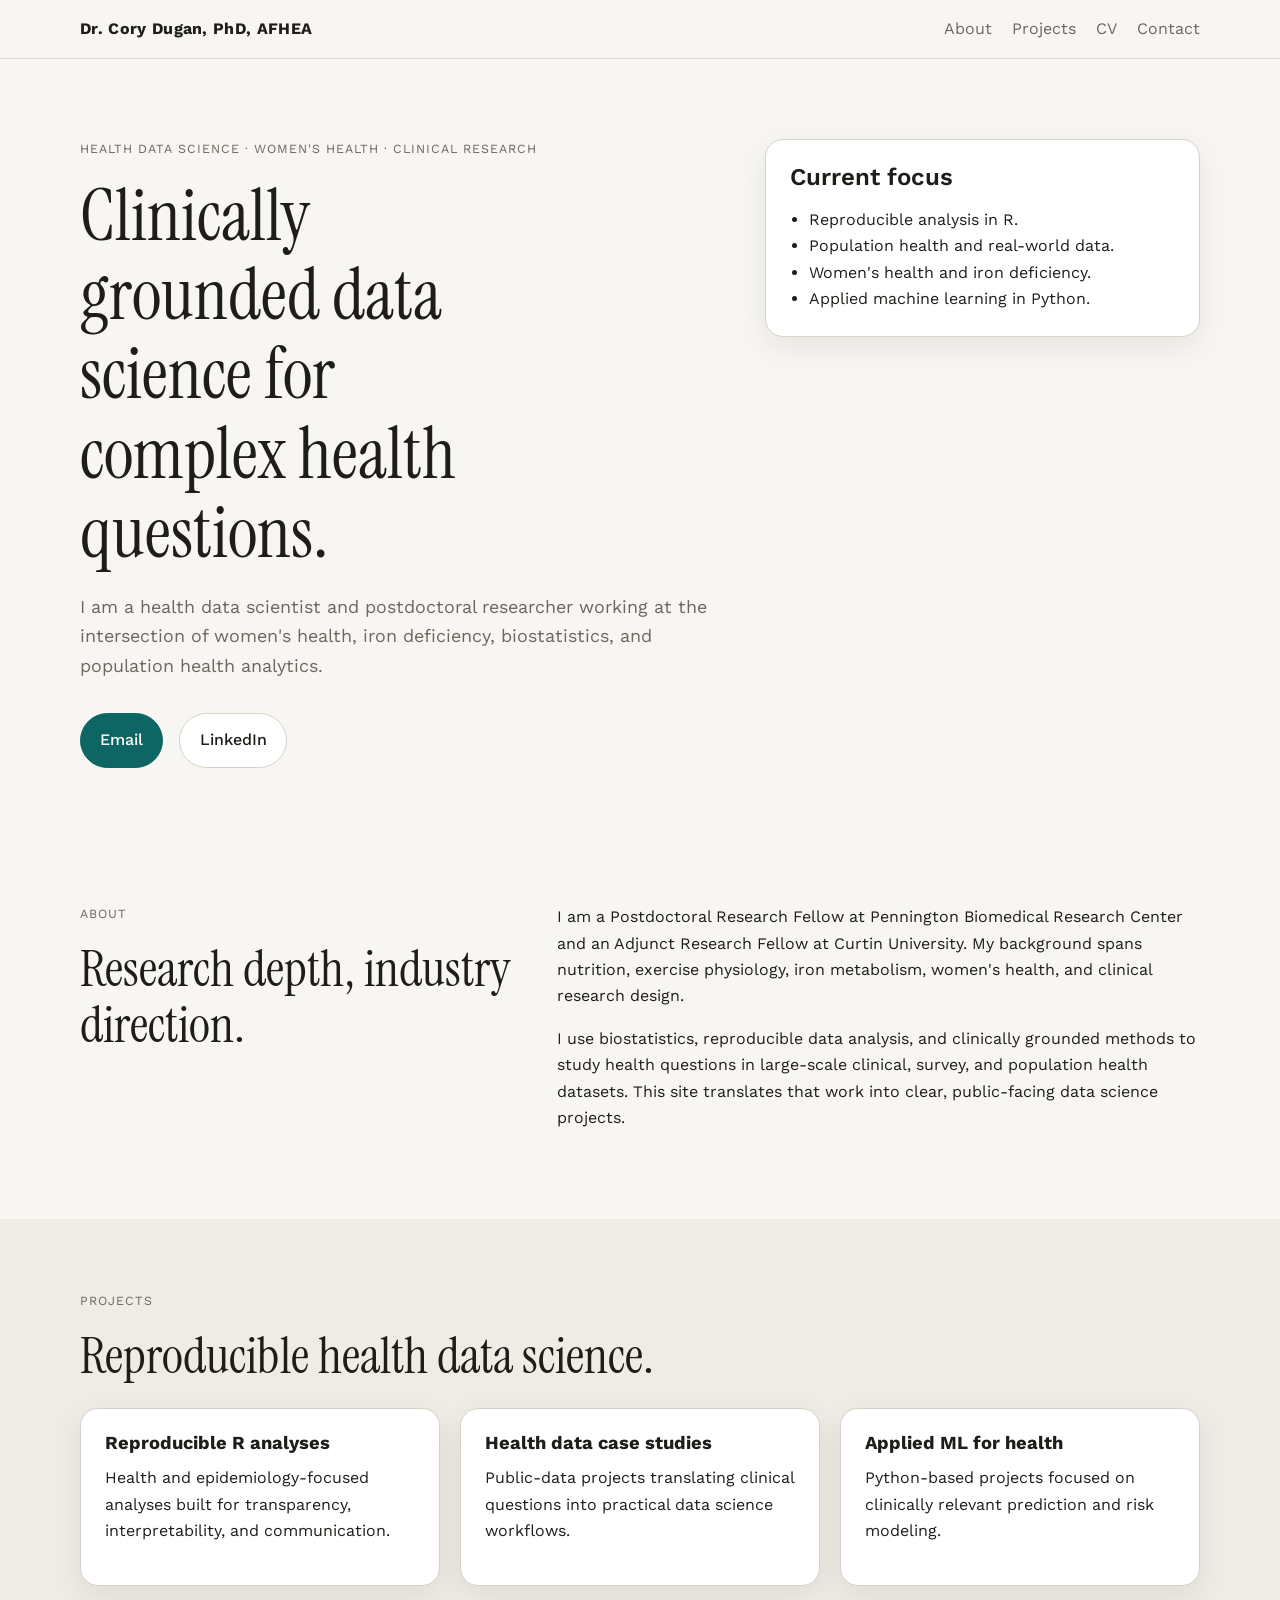
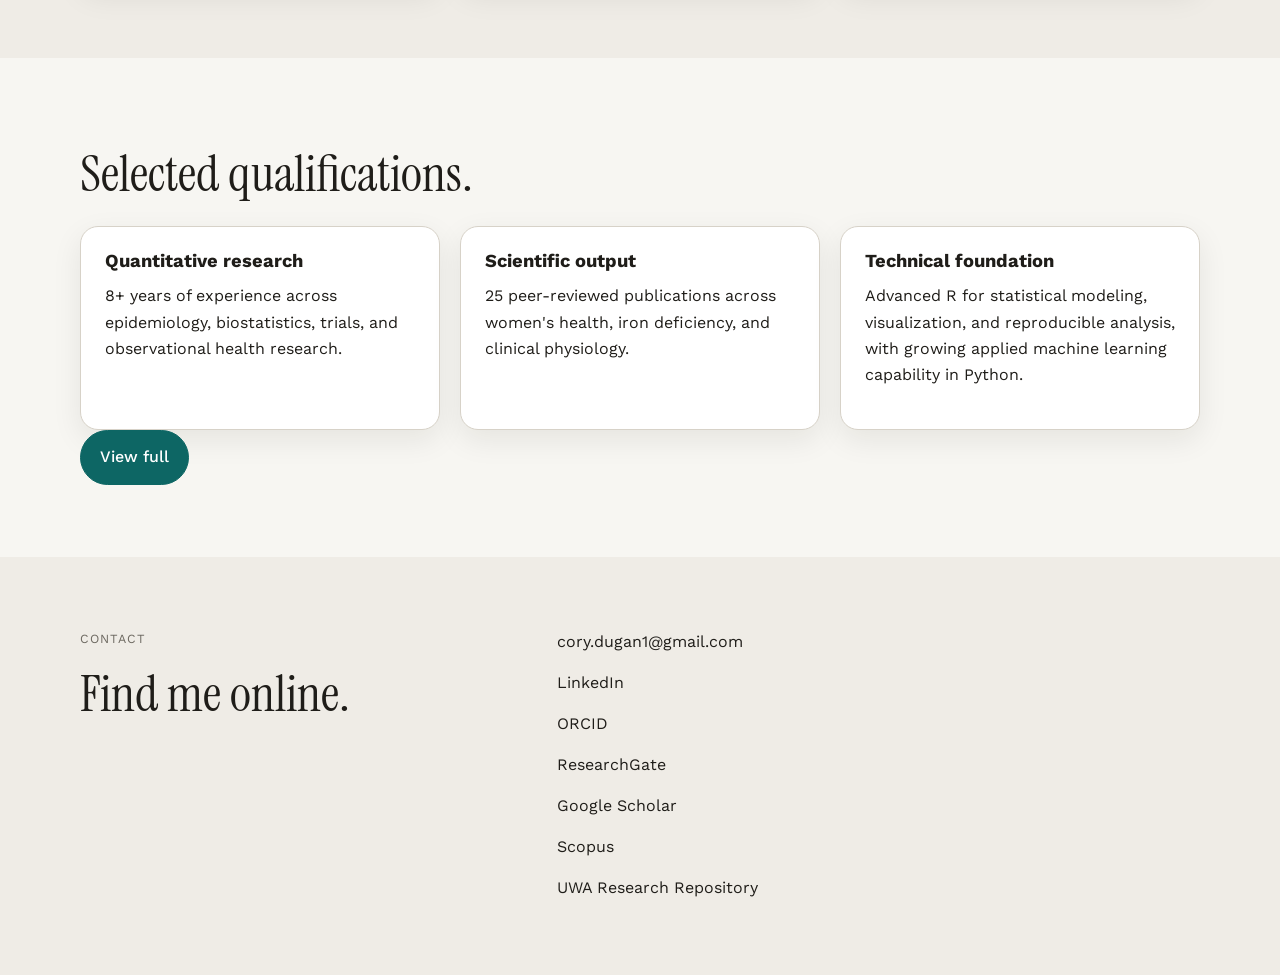
<file: index.html>
<!DOCTYPE html>
<html lang="en">
<head>
  <meta charset="UTF-8" />
  <meta name="viewport" content="width=device-width, initial-scale=1.0" />
  <title>Dr. Cory Dugan, PhD, AFHEA | Health Data Scientist</title>
  <meta
    name="description"
    content="Dr. Cory Dugan, PhD, AFHEA — health data scientist and postdoctoral researcher working across women's health, iron deficiency, clinical research, and population health analytics."
  />
  <link rel="preconnect" href="https://fonts.googleapis.com" />
  <link rel="preconnect" href="https://fonts.gstatic.com" crossorigin />
  <link
    href="https://fonts.googleapis.com/css2?family=Instrument+Serif:ital@0;1&family=Work+Sans:wght@400;500;600;700&display=swap"
    rel="stylesheet"
  />
  <link rel="stylesheet" href="assets/css/style.css" />
</head>
<body>
  <a class="skip-link" href="#main">Skip to content</a>

  <header class="site-header">
    <div class="container nav-wrap">
      <div class="brand">Dr. Cory Dugan, PhD, AFHEA</div>
      <nav class="nav" aria-label="Primary">
        <a href="#about">About</a>
        <a href="#projects">Projects</a>
        <a href="assets/docs/CV.pdf" target="_blank">CV</a>
        <a href="#contact">Contact</a>
      </nav>
    </div>
  </header>

  <main id="main">
    <section class="hero">
      <div class="container hero-grid">
        <div>
          <p class="eyebrow">Health data science · Women's health · Clinical research</p>
          <h1>Clinically grounded data science for complex health questions.</h1>
          <p class="lead">
            I am a health data scientist and postdoctoral researcher working at the intersection of
            women's health, iron deficiency, biostatistics, and population health analytics.
          </p>
          <div class="hero-links">
            <a class="button button-primary" href="mailto:cory.dugan1@gmail.com">Email</a>
            <a class="button button-secondary" href="https://www.linkedin.com/in/cory-dugan-453673179" target="_blank" rel="noopener noreferrer">LinkedIn</a>
          </div>
        </div>

        <aside class="hero-card" aria-label="Profile summary">
          <h2>Current focus</h2>
          <ul>
            <li>Reproducible analysis in R.</li>
            <li>Population health and real-world data.</li>
            <li>Women's health and iron deficiency.</li>
            <li>Applied machine learning in Python.</li>
          </ul>
        </aside>
      </div>
    </section>

    <section id="about" class="section">
      <div class="container two-column">
        <div>
          <p class="section-label">About</p>
          <h2>Research depth, industry direction.</h2>
        </div>
        <div>
          <p>
            I am a Postdoctoral Research Fellow at Pennington Biomedical Research Center and an Adjunct Research Fellow at Curtin University. My background spans nutrition, exercise physiology, iron metabolism, women's health, and clinical research design.
          </p>
          <p>
            I use biostatistics, reproducible data analysis, and clinically grounded methods to study health questions in large-scale clinical, survey, and population health datasets. This site translates that work into clear, public-facing data science projects.
          </p>
        </div>
      </div>
    </section>

    <section id="projects" class="section section-alt">
      <div class="container">
        <p class="section-label">Projects</p>
        <h2>Reproducible health data science.</h2>
        <div class="cards">
          <article class="card">
            <h3>Reproducible R analyses</h3>
            <p>Health and epidemiology-focused analyses built for transparency, interpretability, and communication.</p>
          </article>
          <article class="card">
            <h3>Health data case studies</h3>
            <p>Public-data projects translating clinical questions into practical data science workflows.</p>
          </article>
          <article class="card">
            <h3>Applied ML for health</h3>
            <p>Python-based projects focused on clinically relevant prediction and risk modeling.</p>
          </article>
        </div>
      </div>
    </section>

    <section id="" class="section">
      <div class="container">
        <p class="section-label"></p>
        <h2>Selected qualifications.</h2>
        <div class="cards">
          <article class="card">
            <h3>Quantitative research</h3>
            <p>8+ years of experience across epidemiology, biostatistics, trials, and observational health research.</p>
          </article>
          <article class="card">
            <h3>Scientific output</h3>
            <p>25 peer-reviewed publications across women's health, iron deficiency, and clinical physiology.</p>
          </article>
          <article class="card">
            <h3>Technical foundation</h3>
            <p>Advanced R for statistical modeling, visualization, and reproducible analysis, with growing applied machine learning capability in Python.</p>
          </article>
        </div>

        <div class="-actions">
          <a class="button button-primary" href=".pdf" target="_blank" rel="noopener noreferrer">View full </a>
        </div>
      </div>
    </section>

    <section id="contact" class="section section-alt">
      <div class="container two-column">
        <div>
          <p class="section-label">Contact</p>
          <h2>Find me online.</h2>
        </div>
        <div class="contact-list">
          <a href="mailto:cory.dugan1@gmail.com">cory.dugan1@gmail.com</a>
          <a href="https://www.linkedin.com/in/cory-dugan-453673179" target="_blank" rel="noopener noreferrer">LinkedIn</a>
          <a href="https://orcid.org/0000-0001-5546-3465" target="_blank" rel="noopener noreferrer">ORCID</a>
          <a href="https://www.researchgate.net/profile/Cory-Dugan" target="_blank" rel="noopener noreferrer">ResearchGate</a>
          <a href="https://scholar.google.com/citations?user=p0WPZ_sAAAAJ&hl=en" target="_blank" rel="noopener noreferrer">Google Scholar</a>
          <a href="https://www.scopus.com/authid/detail.uri?authorId=57222295922" target="_blank" rel="noopener noreferrer">Scopus</a>
          <a href="https://research-repository.uwa.edu.au/en/persons/cory-dugan" target="_blank" rel="noopener noreferrer">UWA Research Repository</a>
        </div>
      </div>
    </section>
  </main>
</body>
</html>
</file>
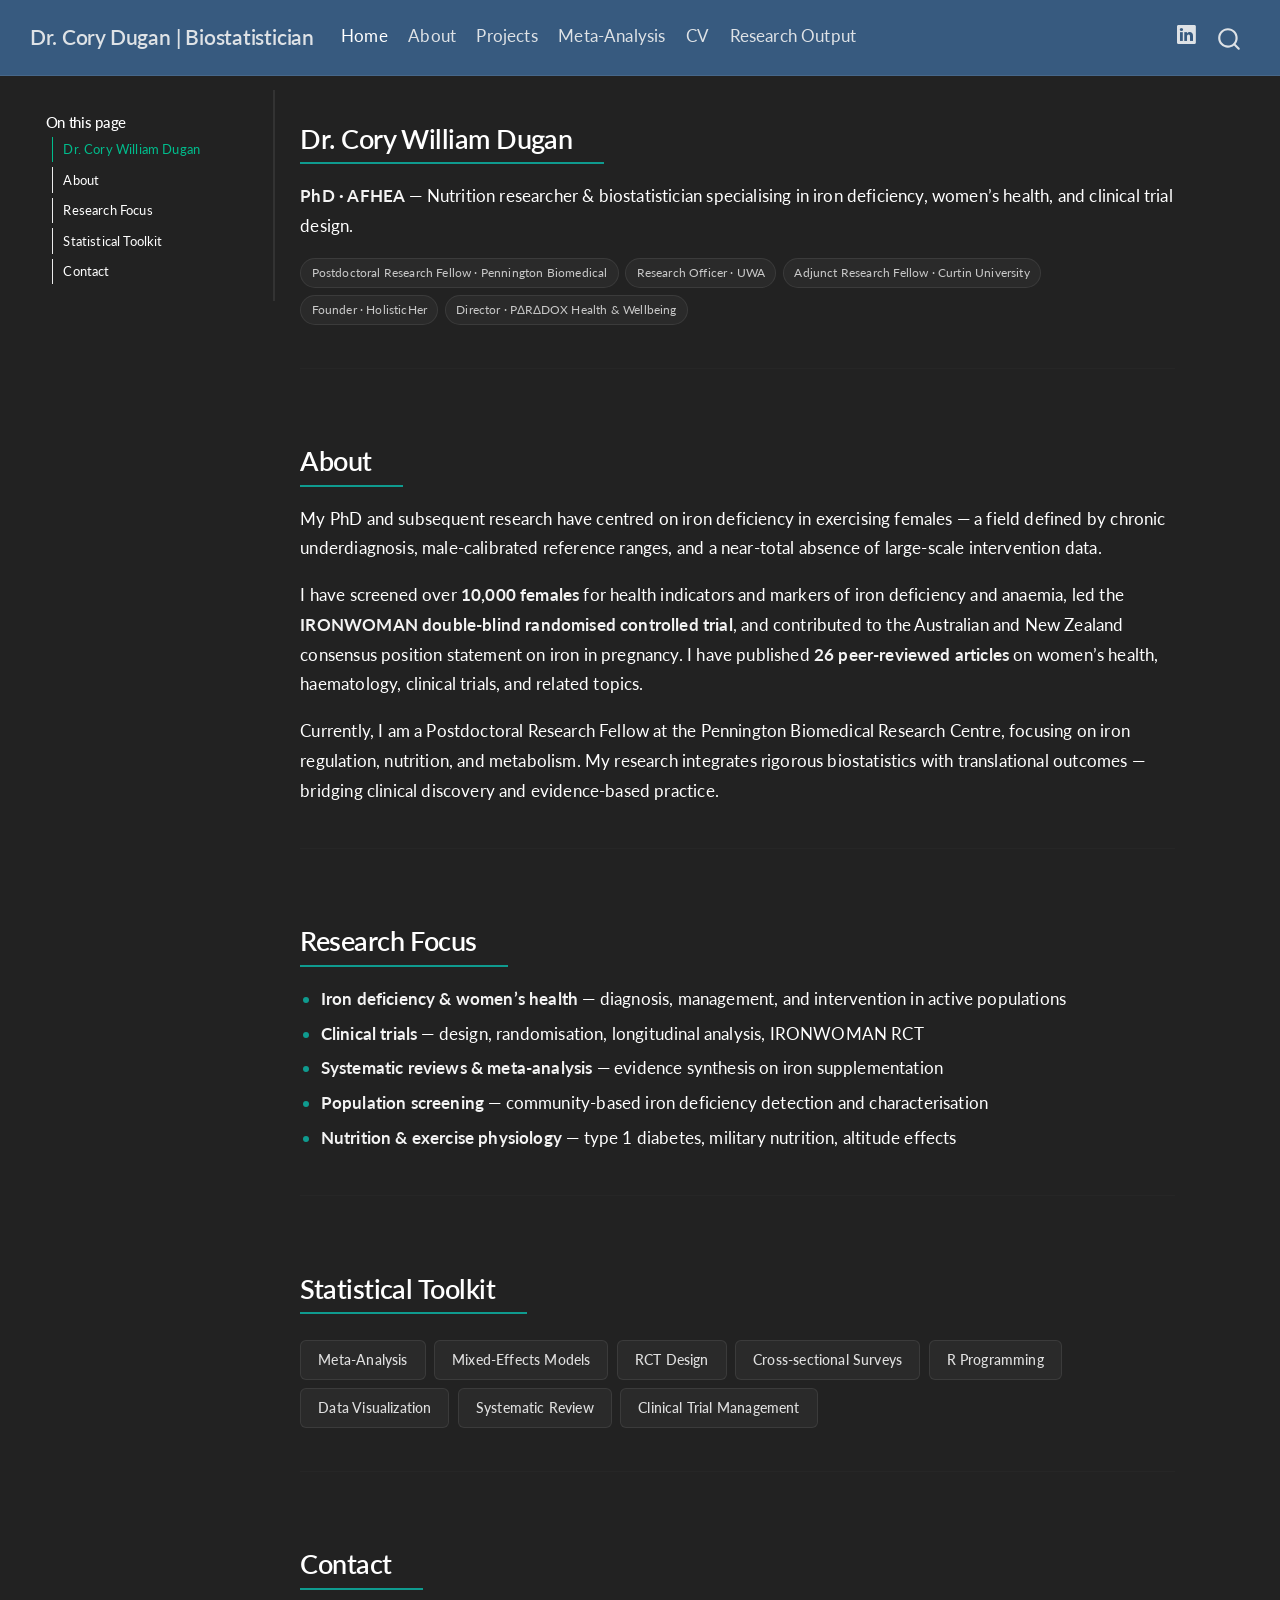
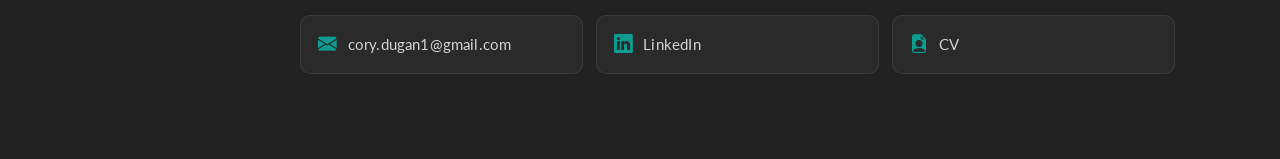
<file: docs/index.html>
<!DOCTYPE html>
<html xmlns="http://www.w3.org/1999/xhtml" lang="en" xml:lang="en"><head>

<meta charset="utf-8">
<meta name="generator" content="quarto-1.9.36">

<meta name="viewport" content="width=device-width, initial-scale=1.0, user-scalable=yes">


<title>Dr.&nbsp;Cory Dugan | Biostatistician</title>
<style>
/* Default styles provided by pandoc.
** See https://pandoc.org/MANUAL.html#variables-for-html for config info.
*/
code{white-space: pre-wrap;}
span.smallcaps{font-variant: small-caps;}
div.columns{display: flex; gap: min(4vw, 1.5em);}
div.column{flex: auto; overflow-x: auto;}
div.hanging-indent{margin-left: 1.5em; text-indent: -1.5em;}
ul.task-list{list-style: none;}
ul.task-list li input[type="checkbox"] {
  width: 0.8em;
  margin: 0 0.8em 0.2em -1em; /* quarto-specific, see https://github.com/quarto-dev/quarto-cli/issues/4556 */ 
  vertical-align: middle;
}
</style>


<script src="site_libs/quarto-nav/quarto-nav.js"></script>
<script src="site_libs/quarto-nav/headroom.min.js"></script>
<script src="site_libs/clipboard/clipboard.min.js"></script>
<script src="site_libs/quarto-search/autocomplete.umd.js"></script>
<script src="site_libs/quarto-search/fuse.min.js"></script>
<script src="site_libs/quarto-search/quarto-search.js"></script>
<meta name="quarto:offset" content="./">
<script src="site_libs/quarto-html/quarto.js" type="module"></script>
<script src="site_libs/quarto-html/tabsets/tabsets.js" type="module"></script>
<script src="site_libs/quarto-html/popper.min.js"></script>
<script src="site_libs/quarto-html/tippy.umd.min.js"></script>
<script src="site_libs/quarto-html/anchor.min.js"></script>
<link href="site_libs/quarto-html/tippy.css" rel="stylesheet">
<link href="site_libs/quarto-html/quarto-syntax-highlighting-dark-f418161beb48e0141c760e455f12af2c.css" rel="stylesheet" id="quarto-text-highlighting-styles">
<script src="site_libs/bootstrap/bootstrap.min.js"></script>
<link href="site_libs/bootstrap/bootstrap-icons.css" rel="stylesheet">
<link href="site_libs/bootstrap/bootstrap-d6fd904d1c54ba319e3f8c30b794b012.min.css" rel="stylesheet" append-hash="true" id="quarto-bootstrap" data-mode="dark">
<script id="quarto-search-options" type="application/json">{
  "location": "navbar",
  "copy-button": false,
  "collapse-after": 3,
  "panel-placement": "end",
  "type": "overlay",
  "limit": 50,
  "keyboard-shortcut": [
    "f",
    "/",
    "s"
  ],
  "show-item-context": false,
  "language": {
    "search-no-results-text": "No results",
    "search-matching-documents-text": "matching documents",
    "search-copy-link-title": "Copy link to search",
    "search-hide-matches-text": "Hide additional matches",
    "search-more-match-text": "more match in this document",
    "search-more-matches-text": "more matches in this document",
    "search-clear-button-title": "Clear",
    "search-text-placeholder": "",
    "search-detached-cancel-button-title": "Cancel",
    "search-submit-button-title": "Submit",
    "search-label": "Search"
  }
}</script>


<link rel="stylesheet" href="styles.css">
</head>

<body class="floating nav-fixed quarto-light">

<div id="quarto-search-results"></div>
  <header id="quarto-header" class="headroom fixed-top">
    <nav class="navbar navbar-expand-lg " data-bs-theme="dark">
      <div class="navbar-container container-fluid">
      <div class="navbar-brand-container mx-auto">
    <a class="navbar-brand" href="./index.html">
    <span class="navbar-title">Dr.&nbsp;Cory Dugan | Biostatistician</span>
    </a>
  </div>
            <div id="quarto-search" class="" title="Search"></div>
          <button class="navbar-toggler" type="button" data-bs-toggle="collapse" data-bs-target="#navbarCollapse" aria-controls="navbarCollapse" role="menu" aria-expanded="false" aria-label="Toggle navigation" onclick="if (window.quartoToggleHeadroom) { window.quartoToggleHeadroom(); }">
  <span class="navbar-toggler-icon"></span>
</button>
          <div class="collapse navbar-collapse" id="navbarCollapse">
            <ul class="navbar-nav navbar-nav-scroll me-auto">
  <li class="nav-item">
    <a class="nav-link active" href="./index.html" aria-current="page"> 
<span class="menu-text">Home</span></a>
  </li>  
  <li class="nav-item">
    <a class="nav-link" href="./about.html"> 
<span class="menu-text">About</span></a>
  </li>  
  <li class="nav-item">
    <a class="nav-link" href="./projects.html"> 
<span class="menu-text">Projects</span></a>
  </li>  
  <li class="nav-item">
    <a class="nav-link" href="./meta-analysis.html"> 
<span class="menu-text">Meta-Analysis</span></a>
  </li>  
  <li class="nav-item">
    <a class="nav-link" href="./cv.html"> 
<span class="menu-text">CV</span></a>
  </li>  
  <li class="nav-item">
    <a class="nav-link" href="./research-output.html"> 
<span class="menu-text">Research Output</span></a>
  </li>  
</ul>
            <ul class="navbar-nav navbar-nav-scroll ms-auto">
  <li class="nav-item compact">
    <a class="nav-link" href="https://www.linkedin.com/in/cory-dugan-phd/"> <i class="bi bi-linkedin" role="img" aria-label="LinkedIn">
</i> 
<span class="menu-text"></span></a>
  </li>  
</ul>
          </div> <!-- /navcollapse -->
            <div class="quarto-navbar-tools">
</div>
      </div> <!-- /container-fluid -->
    </nav>
</header>
<!-- content -->
<div id="quarto-content" class="quarto-container page-columns page-rows-contents page-layout-full page-navbar">
<!-- sidebar -->
  <nav id="quarto-sidebar" class="sidebar collapse collapse-horizontal quarto-sidebar-collapse-item sidebar-navigation floating overflow-auto">
    <nav id="TOC" role="doc-toc" class="toc-active">
    <h2 id="toc-title">On this page</h2>
   
  <ul>
  <li><a href="#dr.-cory-william-dugan" id="toc-dr.-cory-william-dugan" class="nav-link active" data-scroll-target="#dr.-cory-william-dugan">Dr.&nbsp;Cory William Dugan</a></li>
  <li><a href="#about" id="toc-about" class="nav-link" data-scroll-target="#about">About</a></li>
  <li><a href="#research-focus" id="toc-research-focus" class="nav-link" data-scroll-target="#research-focus">Research Focus</a></li>
  <li><a href="#statistical-toolkit" id="toc-statistical-toolkit" class="nav-link" data-scroll-target="#statistical-toolkit">Statistical Toolkit</a></li>
  <li><a href="#contact" id="toc-contact" class="nav-link" data-scroll-target="#contact">Contact</a></li>
  </ul>
</nav>
</nav>
<div id="quarto-sidebar-glass" class="quarto-sidebar-collapse-item" data-bs-toggle="collapse" data-bs-target=".quarto-sidebar-collapse-item"></div>
<!-- margin-sidebar -->
    <div id="quarto-margin-sidebar" class="sidebar margin-sidebar zindex-bottom">
    </div>
<!-- main -->
<main class="content column-page-right" id="quarto-document-content"><header id="title-block-header" class="quarto-title-block"></header>




<section id="dr.-cory-william-dugan" class="level2">
<h2 class="anchored" data-anchor-id="dr.-cory-william-dugan">Dr.&nbsp;Cory William Dugan</h2>
<p><strong>PhD · AFHEA</strong> — Nutrition researcher &amp; biostatistician specialising in iron deficiency, women’s health, and clinical trial design.</p>
<div class="cv-chip-row" style="margin: 0.8rem 0 1.5rem;">
  <span class="cv-chip">Postdoctoral Research Fellow · Pennington Biomedical</span>
  <span class="cv-chip">Research Officer · UWA</span>
  <span class="cv-chip">Adjunct Research Fellow · Curtin University</span>
  <span class="cv-chip">Founder · HolisticHer</span>
  <span class="cv-chip">Director · P∆R∆DOX Health &amp; Wellbeing</span>
</div>
<hr>
</section>
<section id="about" class="level2">
<h2 class="anchored" data-anchor-id="about">About</h2>
<p>My PhD and subsequent research have centred on iron deficiency in exercising females — a field defined by chronic underdiagnosis, male-calibrated reference ranges, and a near-total absence of large-scale intervention data.</p>
<p>I have screened over <strong>10,000 females</strong> for health indicators and markers of iron deficiency and anaemia, led the <strong>IRONWOMAN double-blind randomised controlled trial</strong>, and contributed to the Australian and New Zealand consensus position statement on iron in pregnancy. I have published <strong>26 peer-reviewed articles</strong> on women’s health, haematology, clinical trials, and related topics.</p>
<p>Currently, I am a Postdoctoral Research Fellow at the Pennington Biomedical Research Centre, focusing on iron regulation, nutrition, and metabolism. My research integrates rigorous biostatistics with translational outcomes — bridging clinical discovery and evidence-based practice.</p>
<hr>
</section>
<section id="research-focus" class="level2">
<h2 class="anchored" data-anchor-id="research-focus">Research Focus</h2>
<ul>
<li><strong>Iron deficiency &amp; women’s health</strong> — diagnosis, management, and intervention in active populations</li>
<li><strong>Clinical trials</strong> — design, randomisation, longitudinal analysis, IRONWOMAN RCT</li>
<li><strong>Systematic reviews &amp; meta-analysis</strong> — evidence synthesis on iron supplementation</li>
<li><strong>Population screening</strong> — community-based iron deficiency detection and characterisation</li>
<li><strong>Nutrition &amp; exercise physiology</strong> — type 1 diabetes, military nutrition, altitude effects</li>
</ul>
<hr>
</section>
<section id="statistical-toolkit" class="level2">
<h2 class="anchored" data-anchor-id="statistical-toolkit">Statistical Toolkit</h2>
<div class="toolkit-row">
  <span class="toolkit-chip">Meta-Analysis</span>
  <span class="toolkit-chip">Mixed-Effects Models</span>
  <span class="toolkit-chip">RCT Design</span>
  <span class="toolkit-chip">Cross-sectional Surveys</span>
  <span class="toolkit-chip">R Programming</span>
  <span class="toolkit-chip">Data Visualization</span>
  <span class="toolkit-chip">Systematic Review</span>
  <span class="toolkit-chip">Clinical Trial Management</span>
</div>
<hr>
</section>
<section id="contact" class="level2">
<h2 class="anchored" data-anchor-id="contact">Contact</h2>
<div class="contact-grid">
  <a class="contact-link" href="mailto:cory.dugan1@gmail.com">
    <i class="bi bi-envelope-fill"></i> cory.dugan1@gmail.com
  </a>
  <a class="contact-link" href="https://www.linkedin.com/in/cory-dugan-phd/" target="_blank">
    <i class="bi bi-linkedin"></i> LinkedIn
  </a>
  <a class="contact-link" href="./cv.html">
    <i class="bi bi-file-earmark-person-fill"></i> CV
  </a>
</div>


</section>

</main> <!-- /main -->
<script id="quarto-html-after-body" type="application/javascript">
  window.document.addEventListener("DOMContentLoaded", function (event) {
    const icon = "";
    const anchorJS = new window.AnchorJS();
    anchorJS.options = {
      placement: 'right',
      icon: icon
    };
    anchorJS.add('.anchored');
    const isCodeAnnotation = (el) => {
      for (const clz of el.classList) {
        if (clz.startsWith('code-annotation-')) {                     
          return true;
        }
      }
      return false;
    }
    const onCopySuccess = function(e) {
      // button target
      const button = e.trigger;
      // don't keep focus
      button.blur();
      // flash "checked"
      button.classList.add('code-copy-button-checked');
      var currentTitle = button.getAttribute("title");
      button.setAttribute("title", "Copied!");
      let tooltip;
      if (window.bootstrap) {
        button.setAttribute("data-bs-toggle", "tooltip");
        button.setAttribute("data-bs-placement", "left");
        button.setAttribute("data-bs-title", "Copied!");
        tooltip = new bootstrap.Tooltip(button, 
          { trigger: "manual", 
            customClass: "code-copy-button-tooltip",
            offset: [0, -8]});
        tooltip.show();    
      }
      setTimeout(function() {
        if (tooltip) {
          tooltip.hide();
          button.removeAttribute("data-bs-title");
          button.removeAttribute("data-bs-toggle");
          button.removeAttribute("data-bs-placement");
        }
        button.setAttribute("title", currentTitle);
        button.classList.remove('code-copy-button-checked');
      }, 1000);
      // clear code selection
      e.clearSelection();
    }
    const getTextToCopy = function(trigger) {
      const outerScaffold = trigger.parentElement.cloneNode(true);
      const codeEl = outerScaffold.querySelector('code');
      for (const childEl of codeEl.children) {
        if (isCodeAnnotation(childEl)) {
          childEl.remove();
        }
      }
      return codeEl.innerText;
    }
    const clipboard = new window.ClipboardJS('.code-copy-button:not([data-in-quarto-modal])', {
      text: getTextToCopy
    });
    clipboard.on('success', onCopySuccess);
    if (window.document.getElementById('quarto-embedded-source-code-modal')) {
      const clipboardModal = new window.ClipboardJS('.code-copy-button[data-in-quarto-modal]', {
        text: getTextToCopy,
        container: window.document.getElementById('quarto-embedded-source-code-modal')
      });
      clipboardModal.on('success', onCopySuccess);
    }
      var localhostRegex = new RegExp(/^(?:http|https):\/\/localhost\:?[0-9]*\//);
      var mailtoRegex = new RegExp(/^mailto:/);
        var filterRegex = new RegExp('/' + window.location.host + '/');
      var isInternal = (href) => {
          return filterRegex.test(href) || localhostRegex.test(href) || mailtoRegex.test(href);
      }
      // Inspect non-navigation links and adorn them if external
     var links = window.document.querySelectorAll('a[href]:not(.nav-link):not(.navbar-brand):not(.toc-action):not(.sidebar-link):not(.sidebar-item-toggle):not(.pagination-link):not(.no-external):not([aria-hidden]):not(.dropdown-item):not(.quarto-navigation-tool):not(.about-link)');
      for (var i=0; i<links.length; i++) {
        const link = links[i];
        if (!isInternal(link.href)) {
          // undo the damage that might have been done by quarto-nav.js in the case of
          // links that we want to consider external
          if (link.dataset.originalHref !== undefined) {
            link.href = link.dataset.originalHref;
          }
        }
      }
    function tippyHover(el, contentFn, onTriggerFn, onUntriggerFn) {
      const config = {
        allowHTML: true,
        maxWidth: 500,
        delay: 100,
        arrow: false,
        appendTo: function(el) {
            return el.parentElement;
        },
        interactive: true,
        interactiveBorder: 10,
        theme: 'quarto',
        placement: 'bottom-start',
      };
      if (contentFn) {
        config.content = contentFn;
      }
      if (onTriggerFn) {
        config.onTrigger = onTriggerFn;
      }
      if (onUntriggerFn) {
        config.onUntrigger = onUntriggerFn;
      }
      window.tippy(el, config); 
    }
    const noterefs = window.document.querySelectorAll('a[role="doc-noteref"]');
    for (var i=0; i<noterefs.length; i++) {
      const ref = noterefs[i];
      tippyHover(ref, function() {
        // use id or data attribute instead here
        let href = ref.getAttribute('data-footnote-href') || ref.getAttribute('href');
        try { href = new URL(href).hash; } catch {}
        const id = href.replace(/^#\/?/, "");
        const note = window.document.getElementById(id);
        if (note) {
          return note.innerHTML;
        } else {
          return "";
        }
      });
    }
    const xrefs = window.document.querySelectorAll('a.quarto-xref');
    const processXRef = (id, note) => {
      // Strip column container classes
      const stripColumnClz = (el) => {
        el.classList.remove("page-full", "page-columns");
        if (el.children) {
          for (const child of el.children) {
            stripColumnClz(child);
          }
        }
      }
      stripColumnClz(note)
      if (id === null || id.startsWith('sec-')) {
        // Special case sections, only their first couple elements
        const container = document.createElement("div");
        if (note.children && note.children.length > 2) {
          container.appendChild(note.children[0].cloneNode(true));
          for (let i = 1; i < note.children.length; i++) {
            const child = note.children[i];
            if (child.tagName === "P" && child.innerText === "") {
              continue;
            } else {
              container.appendChild(child.cloneNode(true));
              break;
            }
          }
          if (window.Quarto?.typesetMath) {
            window.Quarto.typesetMath(container);
          }
          return container.innerHTML
        } else {
          if (window.Quarto?.typesetMath) {
            window.Quarto.typesetMath(note);
          }
          return note.innerHTML;
        }
      } else {
        // Remove any anchor links if they are present
        const anchorLink = note.querySelector('a.anchorjs-link');
        if (anchorLink) {
          anchorLink.remove();
        }
        if (window.Quarto?.typesetMath) {
          window.Quarto.typesetMath(note);
        }
        if (note.classList.contains("callout")) {
          return note.outerHTML;
        } else {
          return note.innerHTML;
        }
      }
    }
    for (var i=0; i<xrefs.length; i++) {
      const xref = xrefs[i];
      tippyHover(xref, undefined, function(instance) {
        instance.disable();
        let url = xref.getAttribute('href');
        let hash = undefined; 
        if (url.startsWith('#')) {
          hash = url;
        } else {
          try { hash = new URL(url).hash; } catch {}
        }
        if (hash) {
          const id = hash.replace(/^#\/?/, "");
          const note = window.document.getElementById(id);
          if (note !== null) {
            try {
              const html = processXRef(id, note.cloneNode(true));
              instance.setContent(html);
            } finally {
              instance.enable();
              instance.show();
            }
          } else {
            // See if we can fetch this
            fetch(url.split('#')[0])
            .then(res => res.text())
            .then(html => {
              const parser = new DOMParser();
              const htmlDoc = parser.parseFromString(html, "text/html");
              const note = htmlDoc.getElementById(id);
              if (note !== null) {
                const html = processXRef(id, note);
                instance.setContent(html);
              } 
            }).finally(() => {
              instance.enable();
              instance.show();
            });
          }
        } else {
          // See if we can fetch a full url (with no hash to target)
          // This is a special case and we should probably do some content thinning / targeting
          fetch(url)
          .then(res => res.text())
          .then(html => {
            const parser = new DOMParser();
            const htmlDoc = parser.parseFromString(html, "text/html");
            const note = htmlDoc.querySelector('main.content');
            if (note !== null) {
              // This should only happen for chapter cross references
              // (since there is no id in the URL)
              // remove the first header
              if (note.children.length > 0 && note.children[0].tagName === "HEADER") {
                note.children[0].remove();
              }
              const html = processXRef(null, note);
              instance.setContent(html);
            } 
          }).finally(() => {
            instance.enable();
            instance.show();
          });
        }
      }, function(instance) {
      });
    }
        let selectedAnnoteEl;
        const selectorForAnnotation = ( cell, annotation) => {
          let cellAttr = 'data-code-cell="' + cell + '"';
          let lineAttr = 'data-code-annotation="' +  annotation + '"';
          const selector = 'span[' + cellAttr + '][' + lineAttr + ']';
          return selector;
        }
        const selectCodeLines = (annoteEl) => {
          const doc = window.document;
          const targetCell = annoteEl.getAttribute("data-target-cell");
          const targetAnnotation = annoteEl.getAttribute("data-target-annotation");
          const annoteSpan = window.document.querySelector(selectorForAnnotation(targetCell, targetAnnotation));
          const lines = annoteSpan.getAttribute("data-code-lines").split(",");
          const lineIds = lines.map((line) => {
            return targetCell + "-" + line;
          })
          let top = null;
          let height = null;
          let parent = null;
          if (lineIds.length > 0) {
              //compute the position of the single el (top and bottom and make a div)
              const el = window.document.getElementById(lineIds[0]);
              top = el.offsetTop;
              height = el.offsetHeight;
              parent = el.parentElement.parentElement;
            if (lineIds.length > 1) {
              const lastEl = window.document.getElementById(lineIds[lineIds.length - 1]);
              const bottom = lastEl.offsetTop + lastEl.offsetHeight;
              height = bottom - top;
            }
            if (top !== null && height !== null && parent !== null) {
              // cook up a div (if necessary) and position it 
              let div = window.document.getElementById("code-annotation-line-highlight");
              if (div === null) {
                div = window.document.createElement("div");
                div.setAttribute("id", "code-annotation-line-highlight");
                div.style.position = 'absolute';
                parent.appendChild(div);
              }
              div.style.top = top - 2 + "px";
              div.style.height = height + 4 + "px";
              div.style.left = 0;
              let gutterDiv = window.document.getElementById("code-annotation-line-highlight-gutter");
              if (gutterDiv === null) {
                gutterDiv = window.document.createElement("div");
                gutterDiv.setAttribute("id", "code-annotation-line-highlight-gutter");
                gutterDiv.style.position = 'absolute';
                const codeCell = window.document.getElementById(targetCell);
                const gutter = codeCell.querySelector('.code-annotation-gutter');
                gutter.appendChild(gutterDiv);
              }
              gutterDiv.style.top = top - 2 + "px";
              gutterDiv.style.height = height + 4 + "px";
            }
            selectedAnnoteEl = annoteEl;
          }
        };
        const unselectCodeLines = () => {
          const elementsIds = ["code-annotation-line-highlight", "code-annotation-line-highlight-gutter"];
          elementsIds.forEach((elId) => {
            const div = window.document.getElementById(elId);
            if (div) {
              div.remove();
            }
          });
          selectedAnnoteEl = undefined;
        };
          // Handle positioning of the toggle
      window.addEventListener(
        "resize",
        throttle(() => {
          elRect = undefined;
          if (selectedAnnoteEl) {
            selectCodeLines(selectedAnnoteEl);
          }
        }, 10)
      );
      function throttle(fn, ms) {
      let throttle = false;
      let timer;
        return (...args) => {
          if(!throttle) { // first call gets through
              fn.apply(this, args);
              throttle = true;
          } else { // all the others get throttled
              if(timer) clearTimeout(timer); // cancel #2
              timer = setTimeout(() => {
                fn.apply(this, args);
                timer = throttle = false;
              }, ms);
          }
        };
      }
        // Attach click handler to the DT
        const annoteDls = window.document.querySelectorAll('dt[data-target-cell]');
        for (const annoteDlNode of annoteDls) {
          annoteDlNode.addEventListener('click', (event) => {
            const clickedEl = event.target;
            if (clickedEl !== selectedAnnoteEl) {
              unselectCodeLines();
              const activeEl = window.document.querySelector('dt[data-target-cell].code-annotation-active');
              if (activeEl) {
                activeEl.classList.remove('code-annotation-active');
              }
              selectCodeLines(clickedEl);
              clickedEl.classList.add('code-annotation-active');
            } else {
              // Unselect the line
              unselectCodeLines();
              clickedEl.classList.remove('code-annotation-active');
            }
          });
        }
    const findCites = (el) => {
      const parentEl = el.parentElement;
      if (parentEl) {
        const cites = parentEl.dataset.cites;
        if (cites) {
          return {
            el,
            cites: cites.split(' ')
          };
        } else {
          return findCites(el.parentElement)
        }
      } else {
        return undefined;
      }
    };
    var bibliorefs = window.document.querySelectorAll('a[role="doc-biblioref"]');
    for (var i=0; i<bibliorefs.length; i++) {
      const ref = bibliorefs[i];
      const citeInfo = findCites(ref);
      if (citeInfo) {
        tippyHover(citeInfo.el, function() {
          var popup = window.document.createElement('div');
          citeInfo.cites.forEach(function(cite) {
            var citeDiv = window.document.createElement('div');
            citeDiv.classList.add('hanging-indent');
            citeDiv.classList.add('csl-entry');
            var biblioDiv = window.document.getElementById('ref-' + cite);
            if (biblioDiv) {
              citeDiv.innerHTML = biblioDiv.innerHTML;
            }
            popup.appendChild(citeDiv);
          });
          return popup.innerHTML;
        });
      }
    }
  });
  </script>
</div> <!-- /content -->




</body></html>
</file>
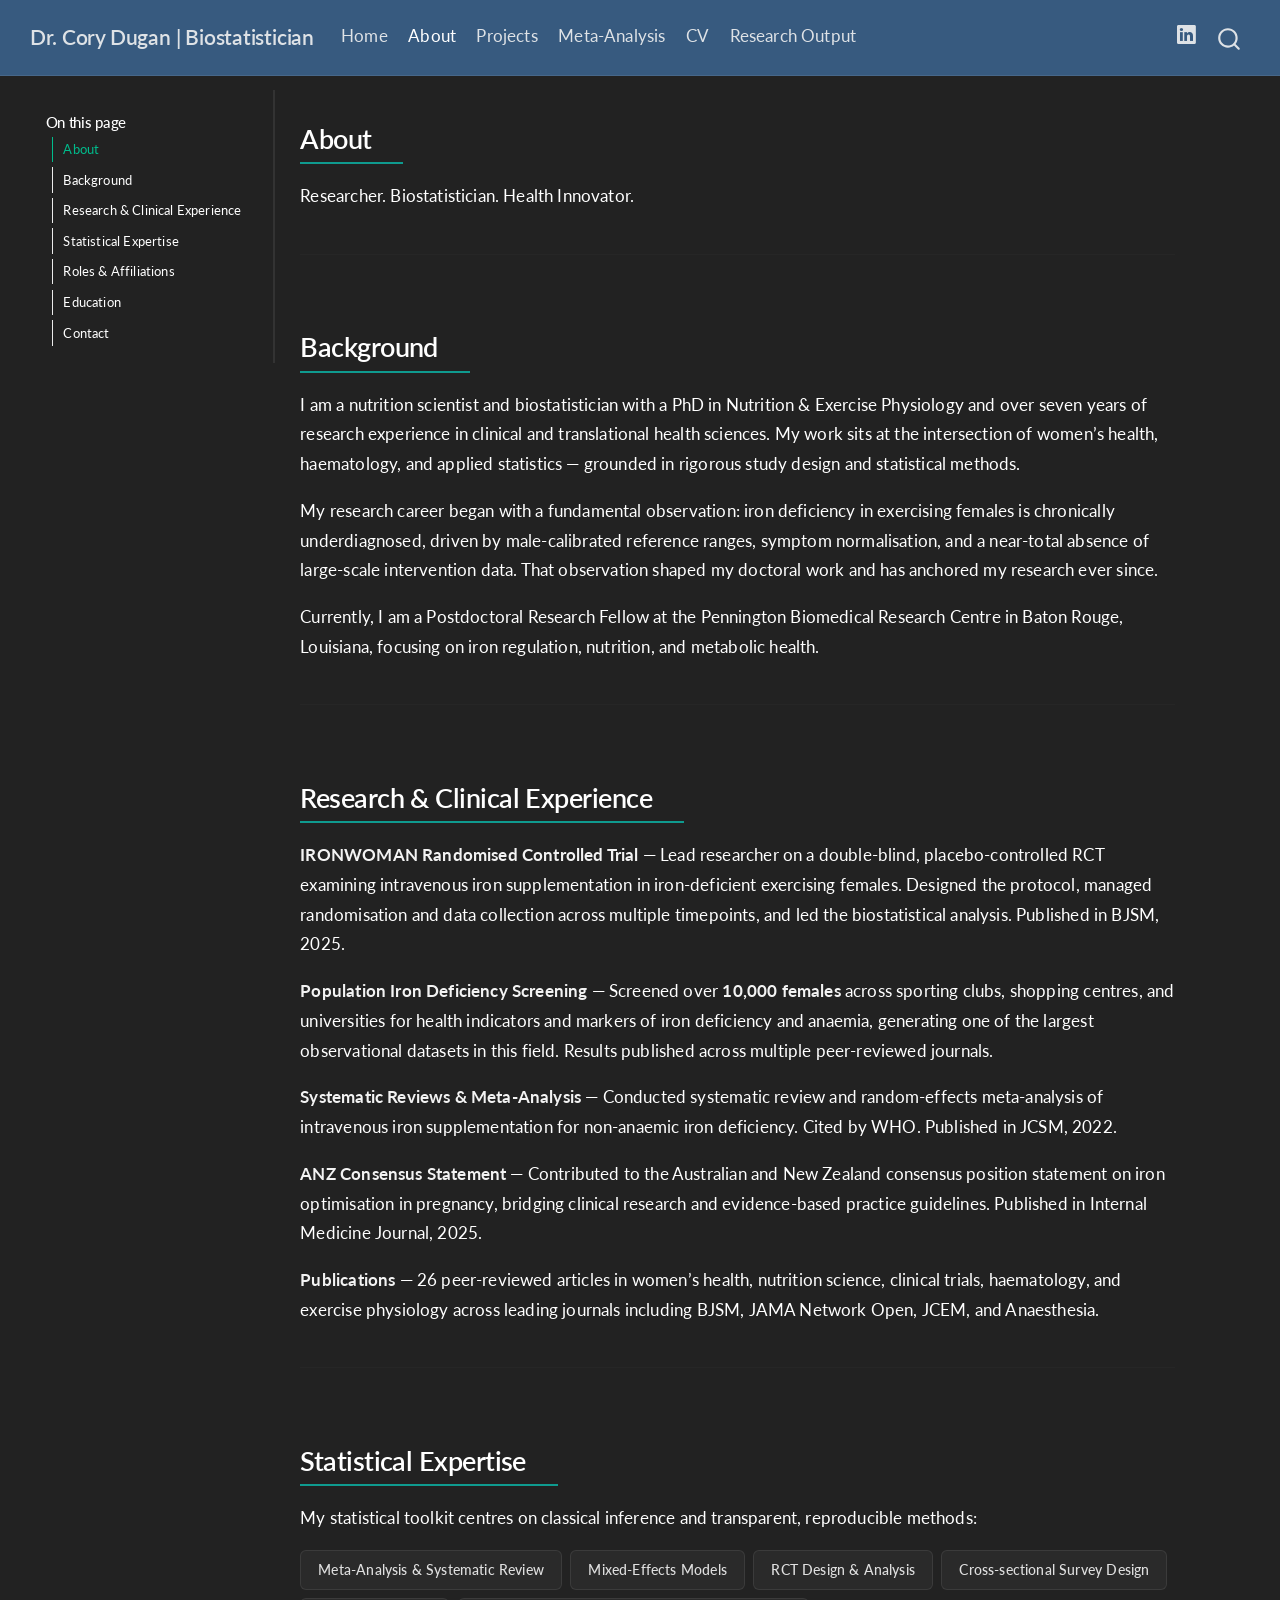
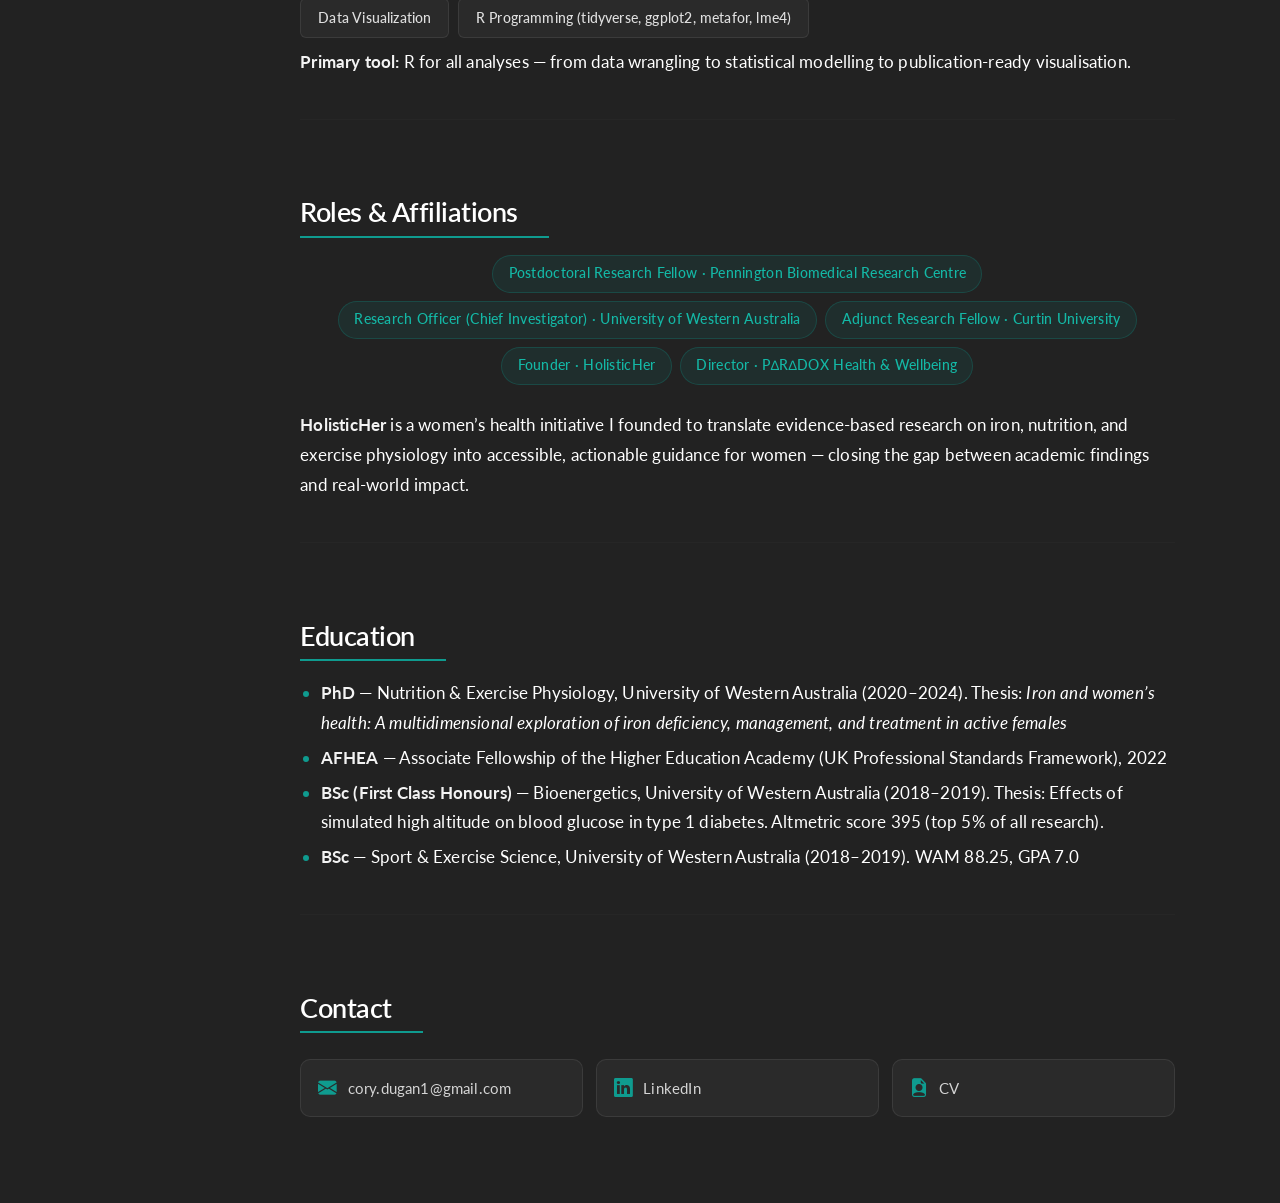
<file: docs/about.html>
<!DOCTYPE html>
<html xmlns="http://www.w3.org/1999/xhtml" lang="en" xml:lang="en"><head>

<meta charset="utf-8">
<meta name="generator" content="quarto-1.9.36">

<meta name="viewport" content="width=device-width, initial-scale=1.0, user-scalable=yes">


<title>about – Dr. Cory Dugan | Biostatistician</title>
<style>
/* Default styles provided by pandoc.
** See https://pandoc.org/MANUAL.html#variables-for-html for config info.
*/
code{white-space: pre-wrap;}
span.smallcaps{font-variant: small-caps;}
div.columns{display: flex; gap: min(4vw, 1.5em);}
div.column{flex: auto; overflow-x: auto;}
div.hanging-indent{margin-left: 1.5em; text-indent: -1.5em;}
ul.task-list{list-style: none;}
ul.task-list li input[type="checkbox"] {
  width: 0.8em;
  margin: 0 0.8em 0.2em -1em; /* quarto-specific, see https://github.com/quarto-dev/quarto-cli/issues/4556 */ 
  vertical-align: middle;
}
</style>


<script src="site_libs/quarto-nav/quarto-nav.js"></script>
<script src="site_libs/quarto-nav/headroom.min.js"></script>
<script src="site_libs/clipboard/clipboard.min.js"></script>
<script src="site_libs/quarto-search/autocomplete.umd.js"></script>
<script src="site_libs/quarto-search/fuse.min.js"></script>
<script src="site_libs/quarto-search/quarto-search.js"></script>
<meta name="quarto:offset" content="./">
<script src="site_libs/quarto-html/quarto.js" type="module"></script>
<script src="site_libs/quarto-html/tabsets/tabsets.js" type="module"></script>
<script src="site_libs/quarto-html/popper.min.js"></script>
<script src="site_libs/quarto-html/tippy.umd.min.js"></script>
<script src="site_libs/quarto-html/anchor.min.js"></script>
<link href="site_libs/quarto-html/tippy.css" rel="stylesheet">
<link href="site_libs/quarto-html/quarto-syntax-highlighting-dark-f418161beb48e0141c760e455f12af2c.css" rel="stylesheet" id="quarto-text-highlighting-styles">
<script src="site_libs/bootstrap/bootstrap.min.js"></script>
<link href="site_libs/bootstrap/bootstrap-icons.css" rel="stylesheet">
<link href="site_libs/bootstrap/bootstrap-d6fd904d1c54ba319e3f8c30b794b012.min.css" rel="stylesheet" append-hash="true" id="quarto-bootstrap" data-mode="dark">
<script id="quarto-search-options" type="application/json">{
  "location": "navbar",
  "copy-button": false,
  "collapse-after": 3,
  "panel-placement": "end",
  "type": "overlay",
  "limit": 50,
  "keyboard-shortcut": [
    "f",
    "/",
    "s"
  ],
  "show-item-context": false,
  "language": {
    "search-no-results-text": "No results",
    "search-matching-documents-text": "matching documents",
    "search-copy-link-title": "Copy link to search",
    "search-hide-matches-text": "Hide additional matches",
    "search-more-match-text": "more match in this document",
    "search-more-matches-text": "more matches in this document",
    "search-clear-button-title": "Clear",
    "search-text-placeholder": "",
    "search-detached-cancel-button-title": "Cancel",
    "search-submit-button-title": "Submit",
    "search-label": "Search"
  }
}</script>


<link rel="stylesheet" href="styles.css">
</head>

<body class="floating nav-fixed quarto-light">

<div id="quarto-search-results"></div>
  <header id="quarto-header" class="headroom fixed-top">
    <nav class="navbar navbar-expand-lg " data-bs-theme="dark">
      <div class="navbar-container container-fluid">
      <div class="navbar-brand-container mx-auto">
    <a class="navbar-brand" href="./index.html">
    <span class="navbar-title">Dr.&nbsp;Cory Dugan | Biostatistician</span>
    </a>
  </div>
            <div id="quarto-search" class="" title="Search"></div>
          <button class="navbar-toggler" type="button" data-bs-toggle="collapse" data-bs-target="#navbarCollapse" aria-controls="navbarCollapse" role="menu" aria-expanded="false" aria-label="Toggle navigation" onclick="if (window.quartoToggleHeadroom) { window.quartoToggleHeadroom(); }">
  <span class="navbar-toggler-icon"></span>
</button>
          <div class="collapse navbar-collapse" id="navbarCollapse">
            <ul class="navbar-nav navbar-nav-scroll me-auto">
  <li class="nav-item">
    <a class="nav-link" href="./index.html"> 
<span class="menu-text">Home</span></a>
  </li>  
  <li class="nav-item">
    <a class="nav-link active" href="./about.html" aria-current="page"> 
<span class="menu-text">About</span></a>
  </li>  
  <li class="nav-item">
    <a class="nav-link" href="./projects.html"> 
<span class="menu-text">Projects</span></a>
  </li>  
  <li class="nav-item">
    <a class="nav-link" href="./meta-analysis.html"> 
<span class="menu-text">Meta-Analysis</span></a>
  </li>  
  <li class="nav-item">
    <a class="nav-link" href="./cv.html"> 
<span class="menu-text">CV</span></a>
  </li>  
  <li class="nav-item">
    <a class="nav-link" href="./research-output.html"> 
<span class="menu-text">Research Output</span></a>
  </li>  
</ul>
            <ul class="navbar-nav navbar-nav-scroll ms-auto">
  <li class="nav-item compact">
    <a class="nav-link" href="https://www.linkedin.com/in/cory-dugan-phd/"> <i class="bi bi-linkedin" role="img" aria-label="LinkedIn">
</i> 
<span class="menu-text"></span></a>
  </li>  
</ul>
          </div> <!-- /navcollapse -->
            <div class="quarto-navbar-tools">
</div>
      </div> <!-- /container-fluid -->
    </nav>
</header>
<!-- content -->
<div id="quarto-content" class="quarto-container page-columns page-rows-contents page-layout-full page-navbar">
<!-- sidebar -->
  <nav id="quarto-sidebar" class="sidebar collapse collapse-horizontal quarto-sidebar-collapse-item sidebar-navigation floating overflow-auto">
    <nav id="TOC" role="doc-toc" class="toc-active">
    <h2 id="toc-title">On this page</h2>
   
  <ul>
  <li><a href="#about" id="toc-about" class="nav-link active" data-scroll-target="#about">About</a></li>
  <li><a href="#background" id="toc-background" class="nav-link" data-scroll-target="#background">Background</a></li>
  <li><a href="#research-clinical-experience" id="toc-research-clinical-experience" class="nav-link" data-scroll-target="#research-clinical-experience">Research &amp; Clinical Experience</a></li>
  <li><a href="#statistical-expertise" id="toc-statistical-expertise" class="nav-link" data-scroll-target="#statistical-expertise">Statistical Expertise</a></li>
  <li><a href="#roles-affiliations" id="toc-roles-affiliations" class="nav-link" data-scroll-target="#roles-affiliations">Roles &amp; Affiliations</a></li>
  <li><a href="#education" id="toc-education" class="nav-link" data-scroll-target="#education">Education</a></li>
  <li><a href="#contact" id="toc-contact" class="nav-link" data-scroll-target="#contact">Contact</a></li>
  </ul>
</nav>
</nav>
<div id="quarto-sidebar-glass" class="quarto-sidebar-collapse-item" data-bs-toggle="collapse" data-bs-target=".quarto-sidebar-collapse-item"></div>
<!-- margin-sidebar -->
    <div id="quarto-margin-sidebar" class="sidebar margin-sidebar zindex-bottom">
    </div>
<!-- main -->
<main class="content column-page-right" id="quarto-document-content"><header id="title-block-header" class="quarto-title-block"></header>




<section id="about" class="level2">
<h2 class="anchored" data-anchor-id="about">About</h2>
<p>Researcher. Biostatistician. Health Innovator.</p>
<hr>
</section>
<section id="background" class="level2">
<h2 class="anchored" data-anchor-id="background">Background</h2>
<p>I am a nutrition scientist and biostatistician with a PhD in Nutrition &amp; Exercise Physiology and over seven years of research experience in clinical and translational health sciences. My work sits at the intersection of women’s health, haematology, and applied statistics — grounded in rigorous study design and statistical methods.</p>
<p>My research career began with a fundamental observation: iron deficiency in exercising females is chronically underdiagnosed, driven by male-calibrated reference ranges, symptom normalisation, and a near-total absence of large-scale intervention data. That observation shaped my doctoral work and has anchored my research ever since.</p>
<p>Currently, I am a Postdoctoral Research Fellow at the Pennington Biomedical Research Centre in Baton Rouge, Louisiana, focusing on iron regulation, nutrition, and metabolic health.</p>
<hr>
</section>
<section id="research-clinical-experience" class="level2">
<h2 class="anchored" data-anchor-id="research-clinical-experience">Research &amp; Clinical Experience</h2>
<p><strong>IRONWOMAN Randomised Controlled Trial</strong> — Lead researcher on a double-blind, placebo-controlled RCT examining intravenous iron supplementation in iron-deficient exercising females. Designed the protocol, managed randomisation and data collection across multiple timepoints, and led the biostatistical analysis. Published in BJSM, 2025.</p>
<p><strong>Population Iron Deficiency Screening</strong> — Screened over <strong>10,000 females</strong> across sporting clubs, shopping centres, and universities for health indicators and markers of iron deficiency and anaemia, generating one of the largest observational datasets in this field. Results published across multiple peer-reviewed journals.</p>
<p><strong>Systematic Reviews &amp; Meta-Analysis</strong> — Conducted systematic review and random-effects meta-analysis of intravenous iron supplementation for non-anaemic iron deficiency. Cited by WHO. Published in JCSM, 2022.</p>
<p><strong>ANZ Consensus Statement</strong> — Contributed to the Australian and New Zealand consensus position statement on iron optimisation in pregnancy, bridging clinical research and evidence-based practice guidelines. Published in Internal Medicine Journal, 2025.</p>
<p><strong>Publications</strong> — 26 peer-reviewed articles in women’s health, nutrition science, clinical trials, haematology, and exercise physiology across leading journals including BJSM, JAMA Network Open, JCEM, and Anaesthesia.</p>
<hr>
</section>
<section id="statistical-expertise" class="level2">
<h2 class="anchored" data-anchor-id="statistical-expertise">Statistical Expertise</h2>
<p>My statistical toolkit centres on classical inference and transparent, reproducible methods:</p>
<div class="toolkit-row">
  <span class="toolkit-chip">Meta-Analysis &amp; Systematic Review</span>
  <span class="toolkit-chip">Mixed-Effects Models</span>
  <span class="toolkit-chip">RCT Design &amp; Analysis</span>
  <span class="toolkit-chip">Cross-sectional Survey Design</span>
  <span class="toolkit-chip">Data Visualization</span>
  <span class="toolkit-chip">R Programming (tidyverse, ggplot2, metafor, lme4)</span>
</div>
<p><strong>Primary tool:</strong> R for all analyses — from data wrangling to statistical modelling to publication-ready visualisation.</p>
<hr>
</section>
<section id="roles-affiliations" class="level2">
<h2 class="anchored" data-anchor-id="roles-affiliations">Roles &amp; Affiliations</h2>
<div class="role-chips" style="margin-bottom: 1.5rem;">
  <span class="role-chip">Postdoctoral Research Fellow · Pennington Biomedical Research Centre</span>
  <span class="role-chip">Research Officer (Chief Investigator) · University of Western Australia</span>
  <span class="role-chip">Adjunct Research Fellow · Curtin University</span>
  <span class="role-chip">Founder · HolisticHer</span>
  <span class="role-chip">Director · P∆R∆DOX Health &amp; Wellbeing</span>
</div>
<p><strong>HolisticHer</strong> is a women’s health initiative I founded to translate evidence-based research on iron, nutrition, and exercise physiology into accessible, actionable guidance for women — closing the gap between academic findings and real-world impact.</p>
<hr>
</section>
<section id="education" class="level2">
<h2 class="anchored" data-anchor-id="education">Education</h2>
<ul>
<li><strong>PhD</strong> — Nutrition &amp; Exercise Physiology, University of Western Australia (2020–2024). Thesis: <em>Iron and women’s health: A multidimensional exploration of iron deficiency, management, and treatment in active females</em></li>
<li><strong>AFHEA</strong> — Associate Fellowship of the Higher Education Academy (UK Professional Standards Framework), 2022</li>
<li><strong>BSc (First Class Honours)</strong> — Bioenergetics, University of Western Australia (2018–2019). Thesis: Effects of simulated high altitude on blood glucose in type 1 diabetes. Altmetric score 395 (top 5% of all research).</li>
<li><strong>BSc</strong> — Sport &amp; Exercise Science, University of Western Australia (2018–2019). WAM 88.25, GPA 7.0</li>
</ul>
<hr>
</section>
<section id="contact" class="level2">
<h2 class="anchored" data-anchor-id="contact">Contact</h2>
<div class="contact-grid">
  <a class="contact-link" href="mailto:cory.dugan1@gmail.com">
    <i class="bi bi-envelope-fill"></i> cory.dugan1@gmail.com
  </a>
  <a class="contact-link" href="https://www.linkedin.com/in/cory-dugan-phd/" target="_blank">
    <i class="bi bi-linkedin"></i> LinkedIn
  </a>
  <a class="contact-link" href="./cv.html">
    <i class="bi bi-file-earmark-person-fill"></i> CV
  </a>
</div>


</section>

</main> <!-- /main -->
<script id="quarto-html-after-body" type="application/javascript">
  window.document.addEventListener("DOMContentLoaded", function (event) {
    const icon = "";
    const anchorJS = new window.AnchorJS();
    anchorJS.options = {
      placement: 'right',
      icon: icon
    };
    anchorJS.add('.anchored');
    const isCodeAnnotation = (el) => {
      for (const clz of el.classList) {
        if (clz.startsWith('code-annotation-')) {                     
          return true;
        }
      }
      return false;
    }
    const onCopySuccess = function(e) {
      // button target
      const button = e.trigger;
      // don't keep focus
      button.blur();
      // flash "checked"
      button.classList.add('code-copy-button-checked');
      var currentTitle = button.getAttribute("title");
      button.setAttribute("title", "Copied!");
      let tooltip;
      if (window.bootstrap) {
        button.setAttribute("data-bs-toggle", "tooltip");
        button.setAttribute("data-bs-placement", "left");
        button.setAttribute("data-bs-title", "Copied!");
        tooltip = new bootstrap.Tooltip(button, 
          { trigger: "manual", 
            customClass: "code-copy-button-tooltip",
            offset: [0, -8]});
        tooltip.show();    
      }
      setTimeout(function() {
        if (tooltip) {
          tooltip.hide();
          button.removeAttribute("data-bs-title");
          button.removeAttribute("data-bs-toggle");
          button.removeAttribute("data-bs-placement");
        }
        button.setAttribute("title", currentTitle);
        button.classList.remove('code-copy-button-checked');
      }, 1000);
      // clear code selection
      e.clearSelection();
    }
    const getTextToCopy = function(trigger) {
      const outerScaffold = trigger.parentElement.cloneNode(true);
      const codeEl = outerScaffold.querySelector('code');
      for (const childEl of codeEl.children) {
        if (isCodeAnnotation(childEl)) {
          childEl.remove();
        }
      }
      return codeEl.innerText;
    }
    const clipboard = new window.ClipboardJS('.code-copy-button:not([data-in-quarto-modal])', {
      text: getTextToCopy
    });
    clipboard.on('success', onCopySuccess);
    if (window.document.getElementById('quarto-embedded-source-code-modal')) {
      const clipboardModal = new window.ClipboardJS('.code-copy-button[data-in-quarto-modal]', {
        text: getTextToCopy,
        container: window.document.getElementById('quarto-embedded-source-code-modal')
      });
      clipboardModal.on('success', onCopySuccess);
    }
      var localhostRegex = new RegExp(/^(?:http|https):\/\/localhost\:?[0-9]*\//);
      var mailtoRegex = new RegExp(/^mailto:/);
        var filterRegex = new RegExp('/' + window.location.host + '/');
      var isInternal = (href) => {
          return filterRegex.test(href) || localhostRegex.test(href) || mailtoRegex.test(href);
      }
      // Inspect non-navigation links and adorn them if external
     var links = window.document.querySelectorAll('a[href]:not(.nav-link):not(.navbar-brand):not(.toc-action):not(.sidebar-link):not(.sidebar-item-toggle):not(.pagination-link):not(.no-external):not([aria-hidden]):not(.dropdown-item):not(.quarto-navigation-tool):not(.about-link)');
      for (var i=0; i<links.length; i++) {
        const link = links[i];
        if (!isInternal(link.href)) {
          // undo the damage that might have been done by quarto-nav.js in the case of
          // links that we want to consider external
          if (link.dataset.originalHref !== undefined) {
            link.href = link.dataset.originalHref;
          }
        }
      }
    function tippyHover(el, contentFn, onTriggerFn, onUntriggerFn) {
      const config = {
        allowHTML: true,
        maxWidth: 500,
        delay: 100,
        arrow: false,
        appendTo: function(el) {
            return el.parentElement;
        },
        interactive: true,
        interactiveBorder: 10,
        theme: 'quarto',
        placement: 'bottom-start',
      };
      if (contentFn) {
        config.content = contentFn;
      }
      if (onTriggerFn) {
        config.onTrigger = onTriggerFn;
      }
      if (onUntriggerFn) {
        config.onUntrigger = onUntriggerFn;
      }
      window.tippy(el, config); 
    }
    const noterefs = window.document.querySelectorAll('a[role="doc-noteref"]');
    for (var i=0; i<noterefs.length; i++) {
      const ref = noterefs[i];
      tippyHover(ref, function() {
        // use id or data attribute instead here
        let href = ref.getAttribute('data-footnote-href') || ref.getAttribute('href');
        try { href = new URL(href).hash; } catch {}
        const id = href.replace(/^#\/?/, "");
        const note = window.document.getElementById(id);
        if (note) {
          return note.innerHTML;
        } else {
          return "";
        }
      });
    }
    const xrefs = window.document.querySelectorAll('a.quarto-xref');
    const processXRef = (id, note) => {
      // Strip column container classes
      const stripColumnClz = (el) => {
        el.classList.remove("page-full", "page-columns");
        if (el.children) {
          for (const child of el.children) {
            stripColumnClz(child);
          }
        }
      }
      stripColumnClz(note)
      if (id === null || id.startsWith('sec-')) {
        // Special case sections, only their first couple elements
        const container = document.createElement("div");
        if (note.children && note.children.length > 2) {
          container.appendChild(note.children[0].cloneNode(true));
          for (let i = 1; i < note.children.length; i++) {
            const child = note.children[i];
            if (child.tagName === "P" && child.innerText === "") {
              continue;
            } else {
              container.appendChild(child.cloneNode(true));
              break;
            }
          }
          if (window.Quarto?.typesetMath) {
            window.Quarto.typesetMath(container);
          }
          return container.innerHTML
        } else {
          if (window.Quarto?.typesetMath) {
            window.Quarto.typesetMath(note);
          }
          return note.innerHTML;
        }
      } else {
        // Remove any anchor links if they are present
        const anchorLink = note.querySelector('a.anchorjs-link');
        if (anchorLink) {
          anchorLink.remove();
        }
        if (window.Quarto?.typesetMath) {
          window.Quarto.typesetMath(note);
        }
        if (note.classList.contains("callout")) {
          return note.outerHTML;
        } else {
          return note.innerHTML;
        }
      }
    }
    for (var i=0; i<xrefs.length; i++) {
      const xref = xrefs[i];
      tippyHover(xref, undefined, function(instance) {
        instance.disable();
        let url = xref.getAttribute('href');
        let hash = undefined; 
        if (url.startsWith('#')) {
          hash = url;
        } else {
          try { hash = new URL(url).hash; } catch {}
        }
        if (hash) {
          const id = hash.replace(/^#\/?/, "");
          const note = window.document.getElementById(id);
          if (note !== null) {
            try {
              const html = processXRef(id, note.cloneNode(true));
              instance.setContent(html);
            } finally {
              instance.enable();
              instance.show();
            }
          } else {
            // See if we can fetch this
            fetch(url.split('#')[0])
            .then(res => res.text())
            .then(html => {
              const parser = new DOMParser();
              const htmlDoc = parser.parseFromString(html, "text/html");
              const note = htmlDoc.getElementById(id);
              if (note !== null) {
                const html = processXRef(id, note);
                instance.setContent(html);
              } 
            }).finally(() => {
              instance.enable();
              instance.show();
            });
          }
        } else {
          // See if we can fetch a full url (with no hash to target)
          // This is a special case and we should probably do some content thinning / targeting
          fetch(url)
          .then(res => res.text())
          .then(html => {
            const parser = new DOMParser();
            const htmlDoc = parser.parseFromString(html, "text/html");
            const note = htmlDoc.querySelector('main.content');
            if (note !== null) {
              // This should only happen for chapter cross references
              // (since there is no id in the URL)
              // remove the first header
              if (note.children.length > 0 && note.children[0].tagName === "HEADER") {
                note.children[0].remove();
              }
              const html = processXRef(null, note);
              instance.setContent(html);
            } 
          }).finally(() => {
            instance.enable();
            instance.show();
          });
        }
      }, function(instance) {
      });
    }
        let selectedAnnoteEl;
        const selectorForAnnotation = ( cell, annotation) => {
          let cellAttr = 'data-code-cell="' + cell + '"';
          let lineAttr = 'data-code-annotation="' +  annotation + '"';
          const selector = 'span[' + cellAttr + '][' + lineAttr + ']';
          return selector;
        }
        const selectCodeLines = (annoteEl) => {
          const doc = window.document;
          const targetCell = annoteEl.getAttribute("data-target-cell");
          const targetAnnotation = annoteEl.getAttribute("data-target-annotation");
          const annoteSpan = window.document.querySelector(selectorForAnnotation(targetCell, targetAnnotation));
          const lines = annoteSpan.getAttribute("data-code-lines").split(",");
          const lineIds = lines.map((line) => {
            return targetCell + "-" + line;
          })
          let top = null;
          let height = null;
          let parent = null;
          if (lineIds.length > 0) {
              //compute the position of the single el (top and bottom and make a div)
              const el = window.document.getElementById(lineIds[0]);
              top = el.offsetTop;
              height = el.offsetHeight;
              parent = el.parentElement.parentElement;
            if (lineIds.length > 1) {
              const lastEl = window.document.getElementById(lineIds[lineIds.length - 1]);
              const bottom = lastEl.offsetTop + lastEl.offsetHeight;
              height = bottom - top;
            }
            if (top !== null && height !== null && parent !== null) {
              // cook up a div (if necessary) and position it 
              let div = window.document.getElementById("code-annotation-line-highlight");
              if (div === null) {
                div = window.document.createElement("div");
                div.setAttribute("id", "code-annotation-line-highlight");
                div.style.position = 'absolute';
                parent.appendChild(div);
              }
              div.style.top = top - 2 + "px";
              div.style.height = height + 4 + "px";
              div.style.left = 0;
              let gutterDiv = window.document.getElementById("code-annotation-line-highlight-gutter");
              if (gutterDiv === null) {
                gutterDiv = window.document.createElement("div");
                gutterDiv.setAttribute("id", "code-annotation-line-highlight-gutter");
                gutterDiv.style.position = 'absolute';
                const codeCell = window.document.getElementById(targetCell);
                const gutter = codeCell.querySelector('.code-annotation-gutter');
                gutter.appendChild(gutterDiv);
              }
              gutterDiv.style.top = top - 2 + "px";
              gutterDiv.style.height = height + 4 + "px";
            }
            selectedAnnoteEl = annoteEl;
          }
        };
        const unselectCodeLines = () => {
          const elementsIds = ["code-annotation-line-highlight", "code-annotation-line-highlight-gutter"];
          elementsIds.forEach((elId) => {
            const div = window.document.getElementById(elId);
            if (div) {
              div.remove();
            }
          });
          selectedAnnoteEl = undefined;
        };
          // Handle positioning of the toggle
      window.addEventListener(
        "resize",
        throttle(() => {
          elRect = undefined;
          if (selectedAnnoteEl) {
            selectCodeLines(selectedAnnoteEl);
          }
        }, 10)
      );
      function throttle(fn, ms) {
      let throttle = false;
      let timer;
        return (...args) => {
          if(!throttle) { // first call gets through
              fn.apply(this, args);
              throttle = true;
          } else { // all the others get throttled
              if(timer) clearTimeout(timer); // cancel #2
              timer = setTimeout(() => {
                fn.apply(this, args);
                timer = throttle = false;
              }, ms);
          }
        };
      }
        // Attach click handler to the DT
        const annoteDls = window.document.querySelectorAll('dt[data-target-cell]');
        for (const annoteDlNode of annoteDls) {
          annoteDlNode.addEventListener('click', (event) => {
            const clickedEl = event.target;
            if (clickedEl !== selectedAnnoteEl) {
              unselectCodeLines();
              const activeEl = window.document.querySelector('dt[data-target-cell].code-annotation-active');
              if (activeEl) {
                activeEl.classList.remove('code-annotation-active');
              }
              selectCodeLines(clickedEl);
              clickedEl.classList.add('code-annotation-active');
            } else {
              // Unselect the line
              unselectCodeLines();
              clickedEl.classList.remove('code-annotation-active');
            }
          });
        }
    const findCites = (el) => {
      const parentEl = el.parentElement;
      if (parentEl) {
        const cites = parentEl.dataset.cites;
        if (cites) {
          return {
            el,
            cites: cites.split(' ')
          };
        } else {
          return findCites(el.parentElement)
        }
      } else {
        return undefined;
      }
    };
    var bibliorefs = window.document.querySelectorAll('a[role="doc-biblioref"]');
    for (var i=0; i<bibliorefs.length; i++) {
      const ref = bibliorefs[i];
      const citeInfo = findCites(ref);
      if (citeInfo) {
        tippyHover(citeInfo.el, function() {
          var popup = window.document.createElement('div');
          citeInfo.cites.forEach(function(cite) {
            var citeDiv = window.document.createElement('div');
            citeDiv.classList.add('hanging-indent');
            citeDiv.classList.add('csl-entry');
            var biblioDiv = window.document.getElementById('ref-' + cite);
            if (biblioDiv) {
              citeDiv.innerHTML = biblioDiv.innerHTML;
            }
            popup.appendChild(citeDiv);
          });
          return popup.innerHTML;
        });
      }
    }
  });
  </script>
</div> <!-- /content -->




</body></html>
</file>
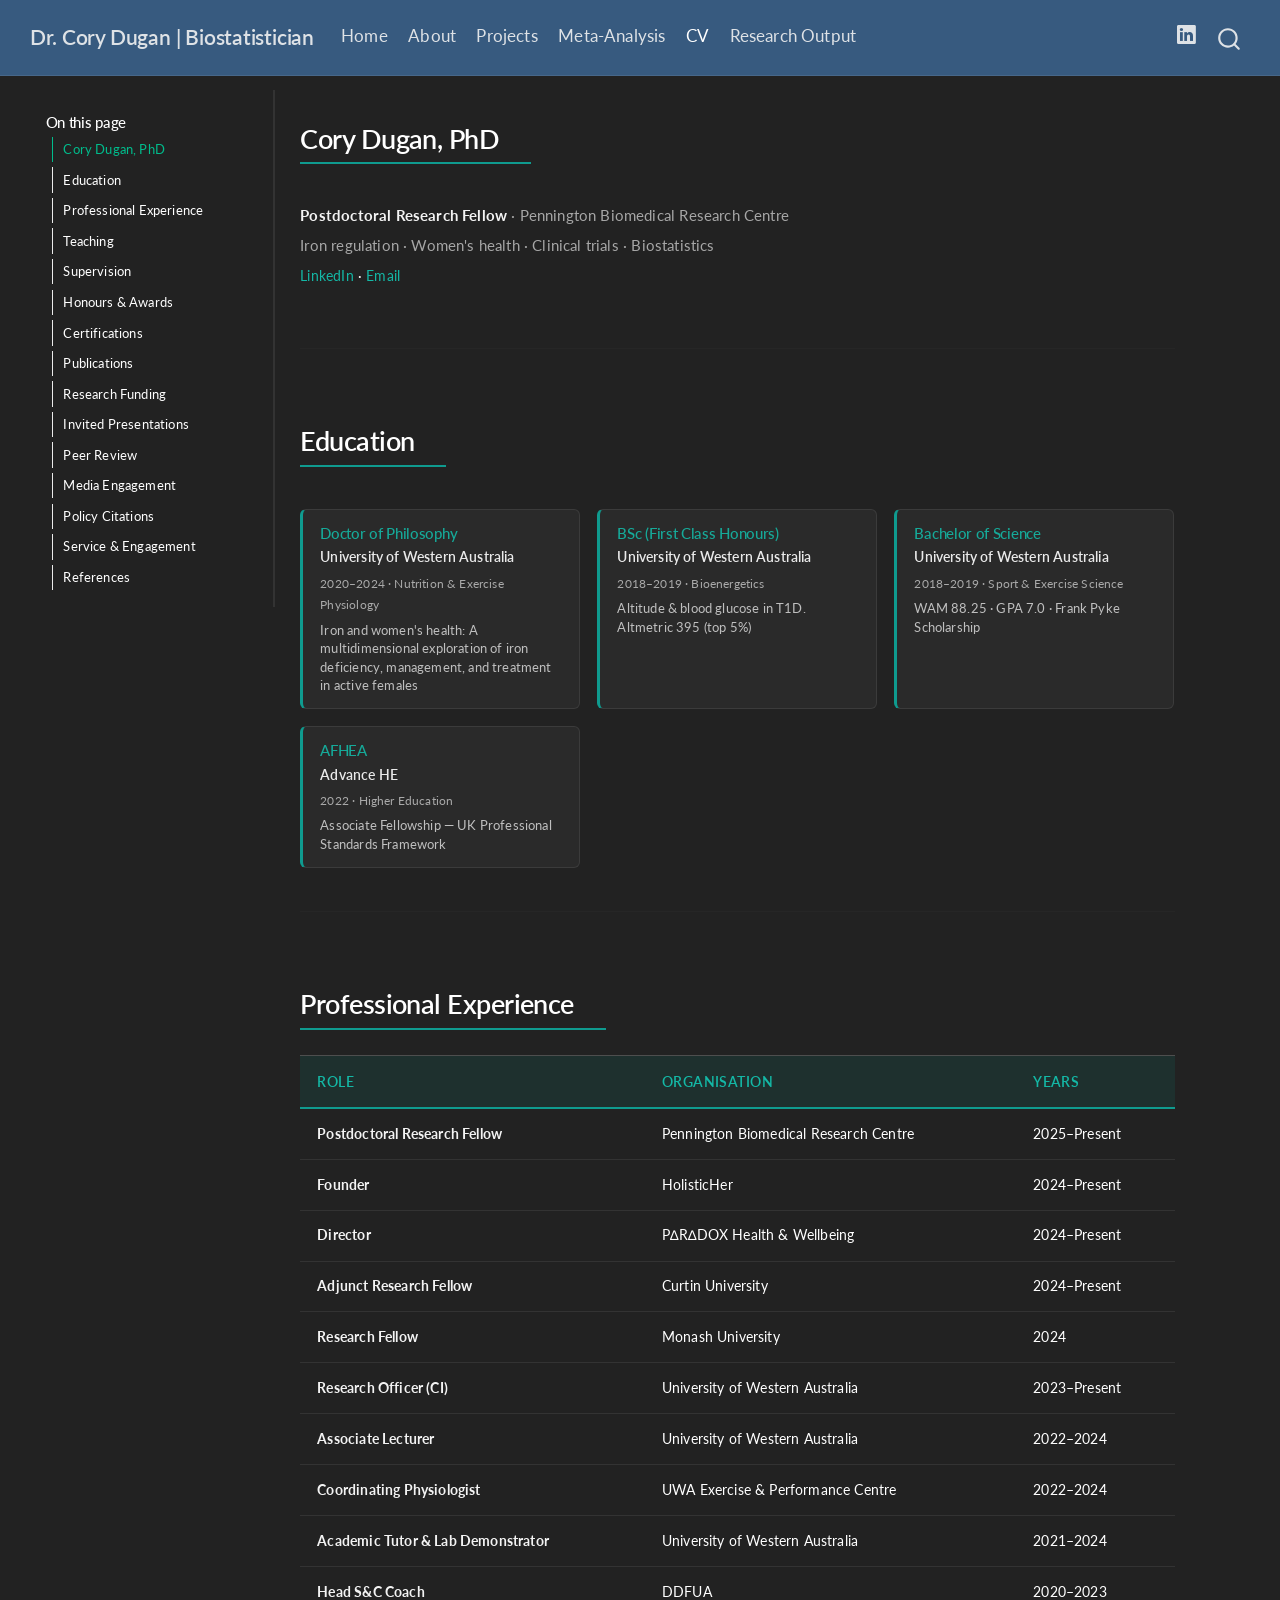
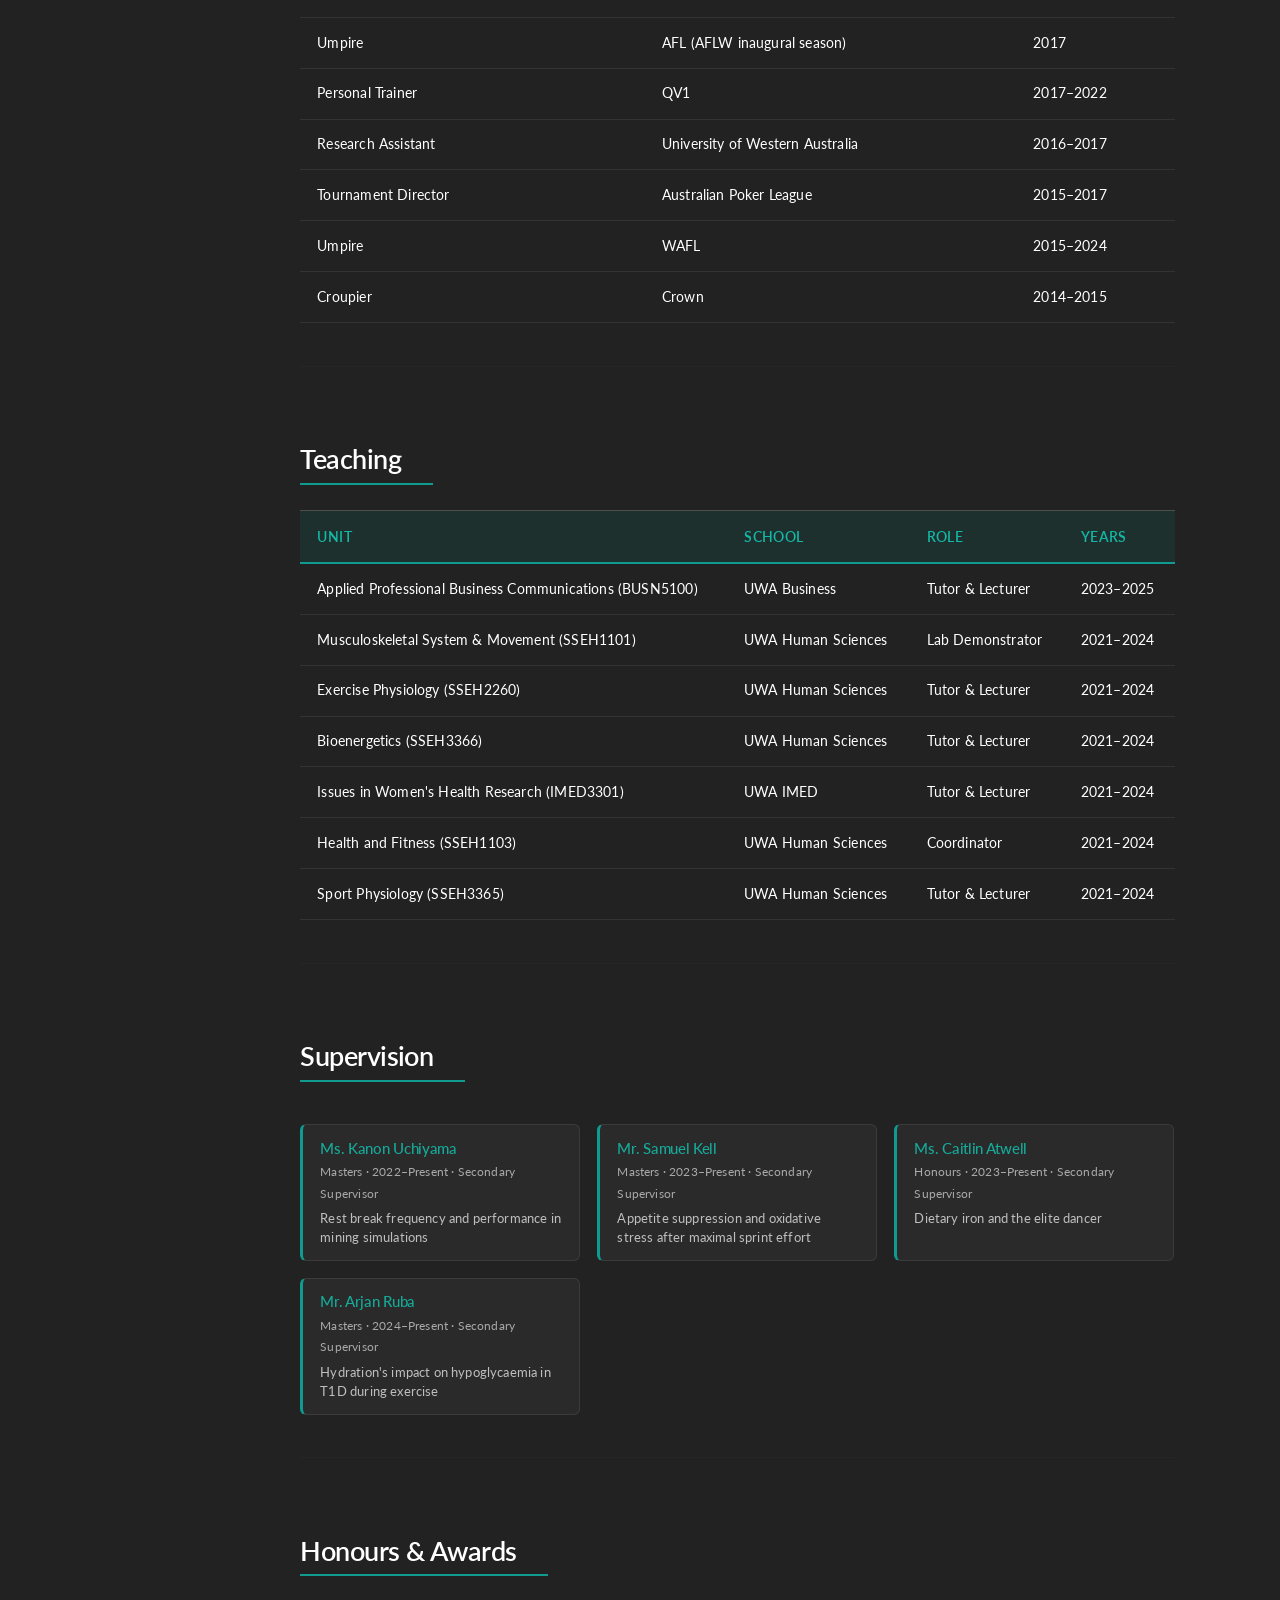
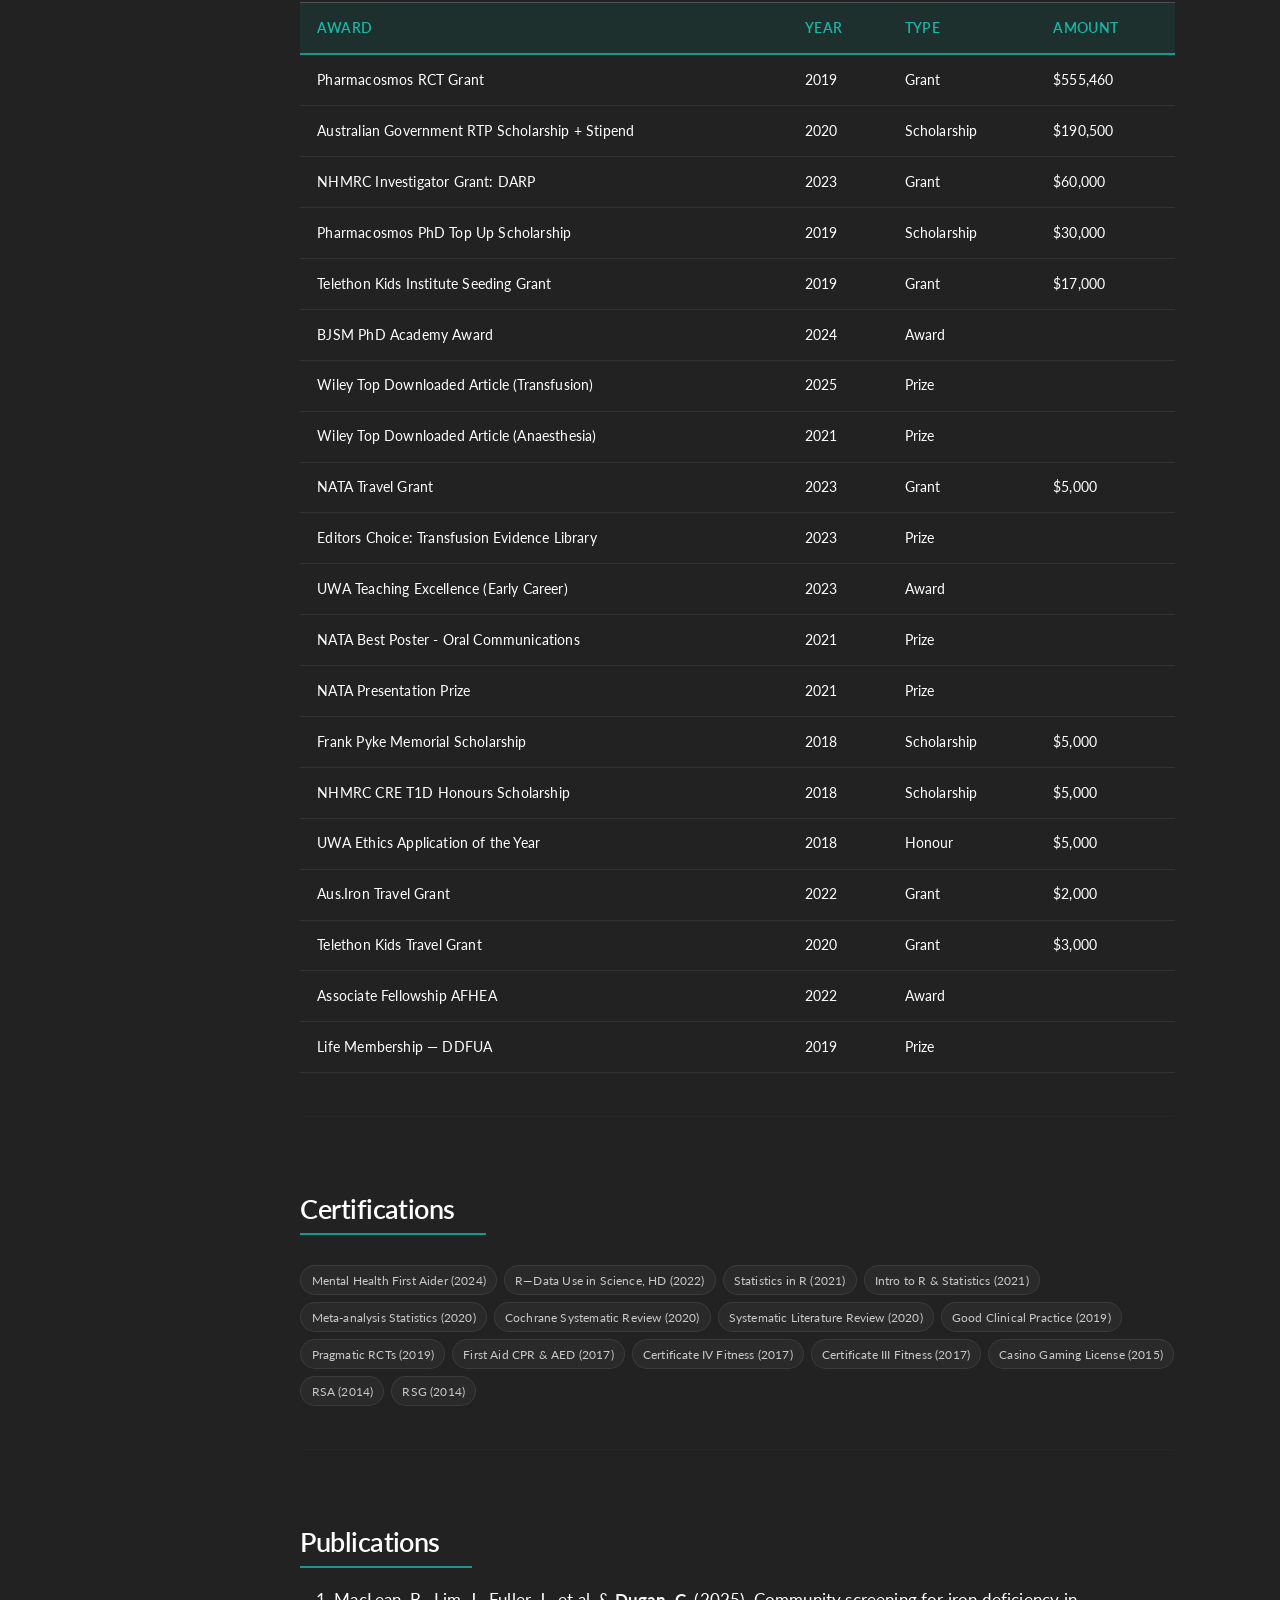
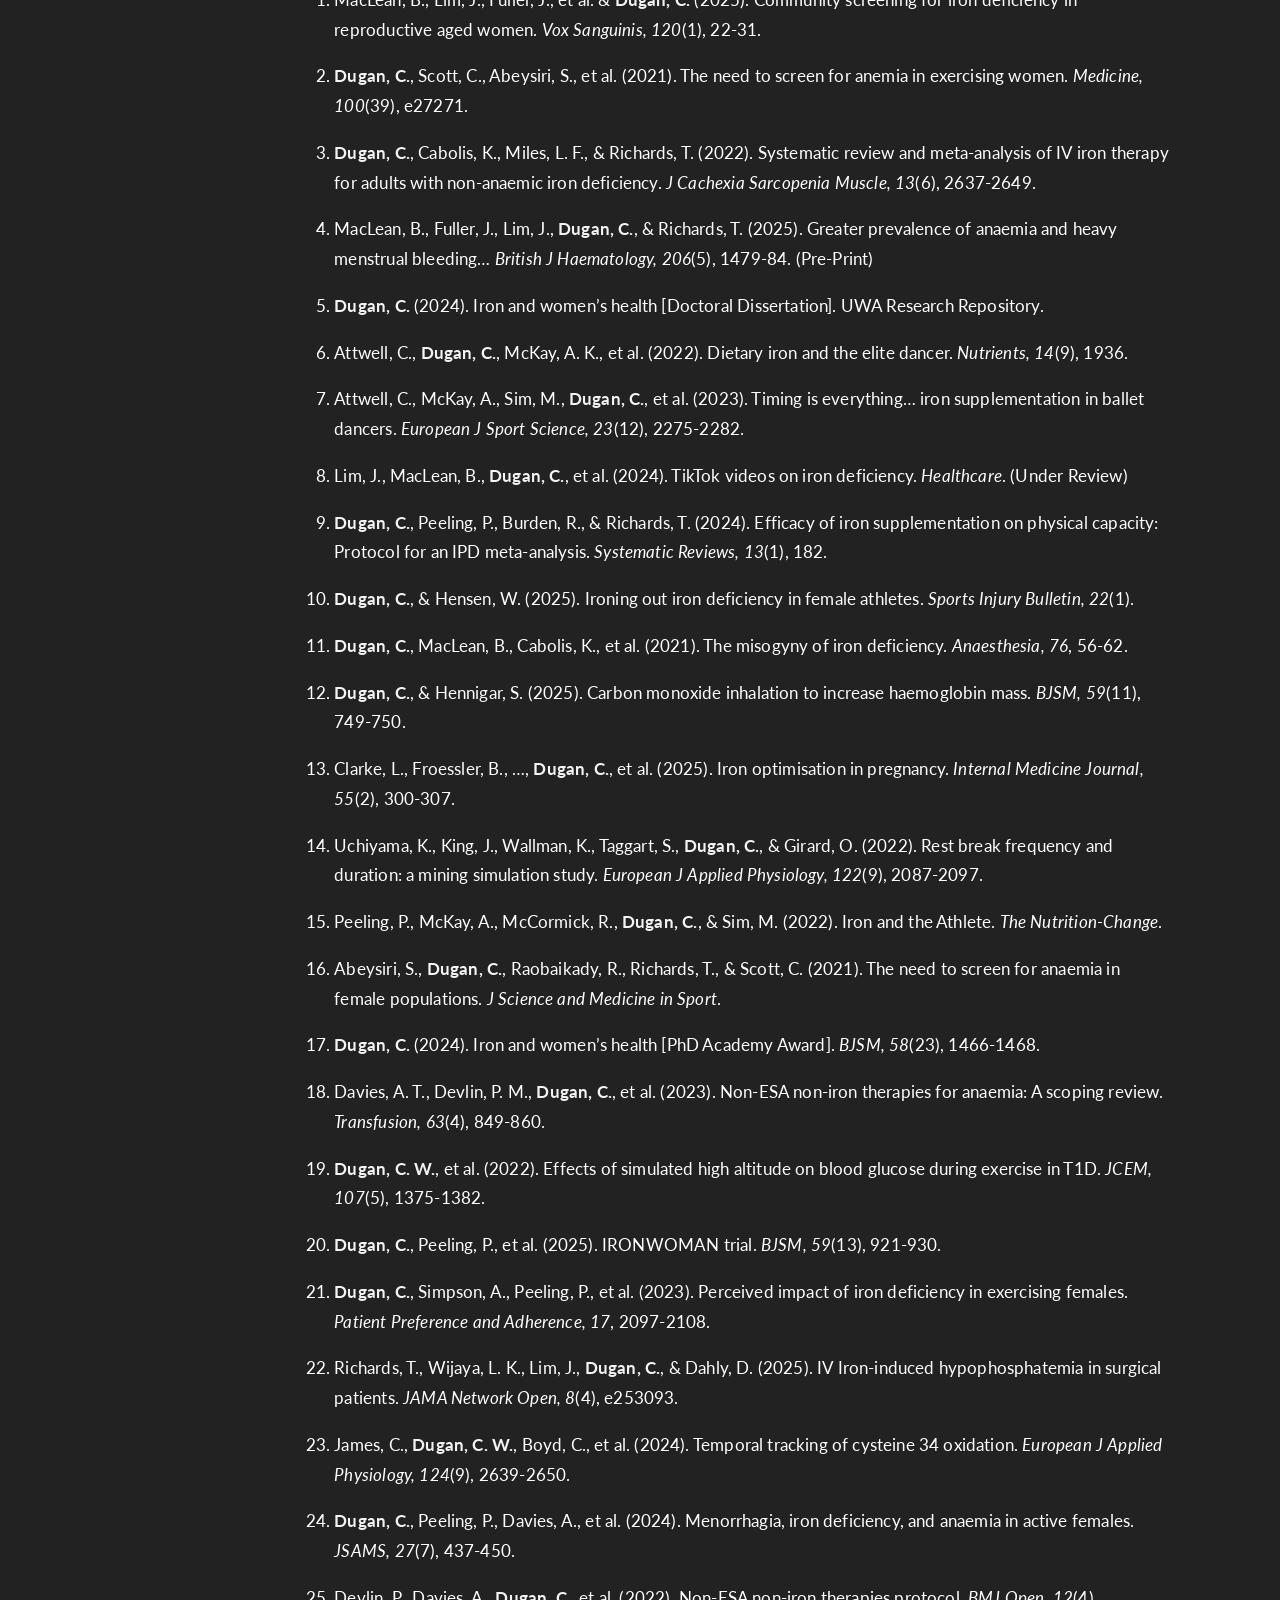
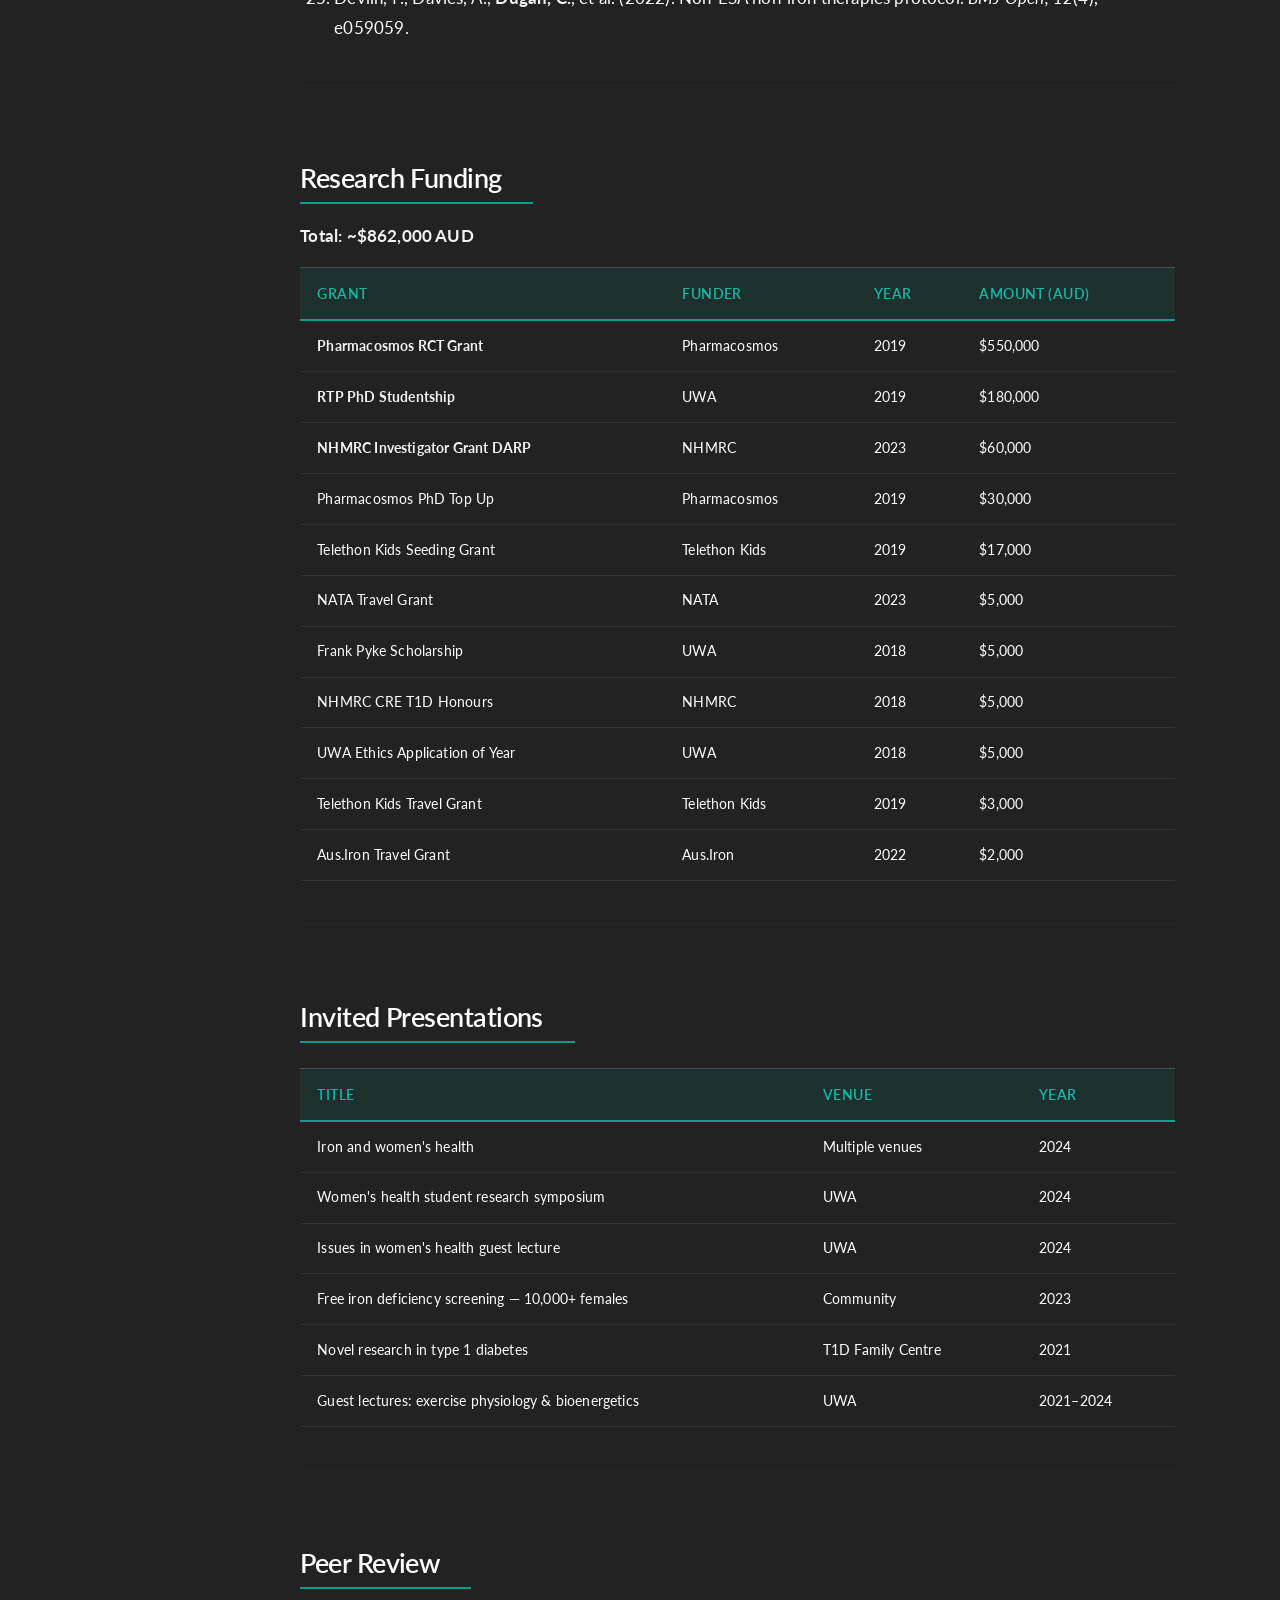
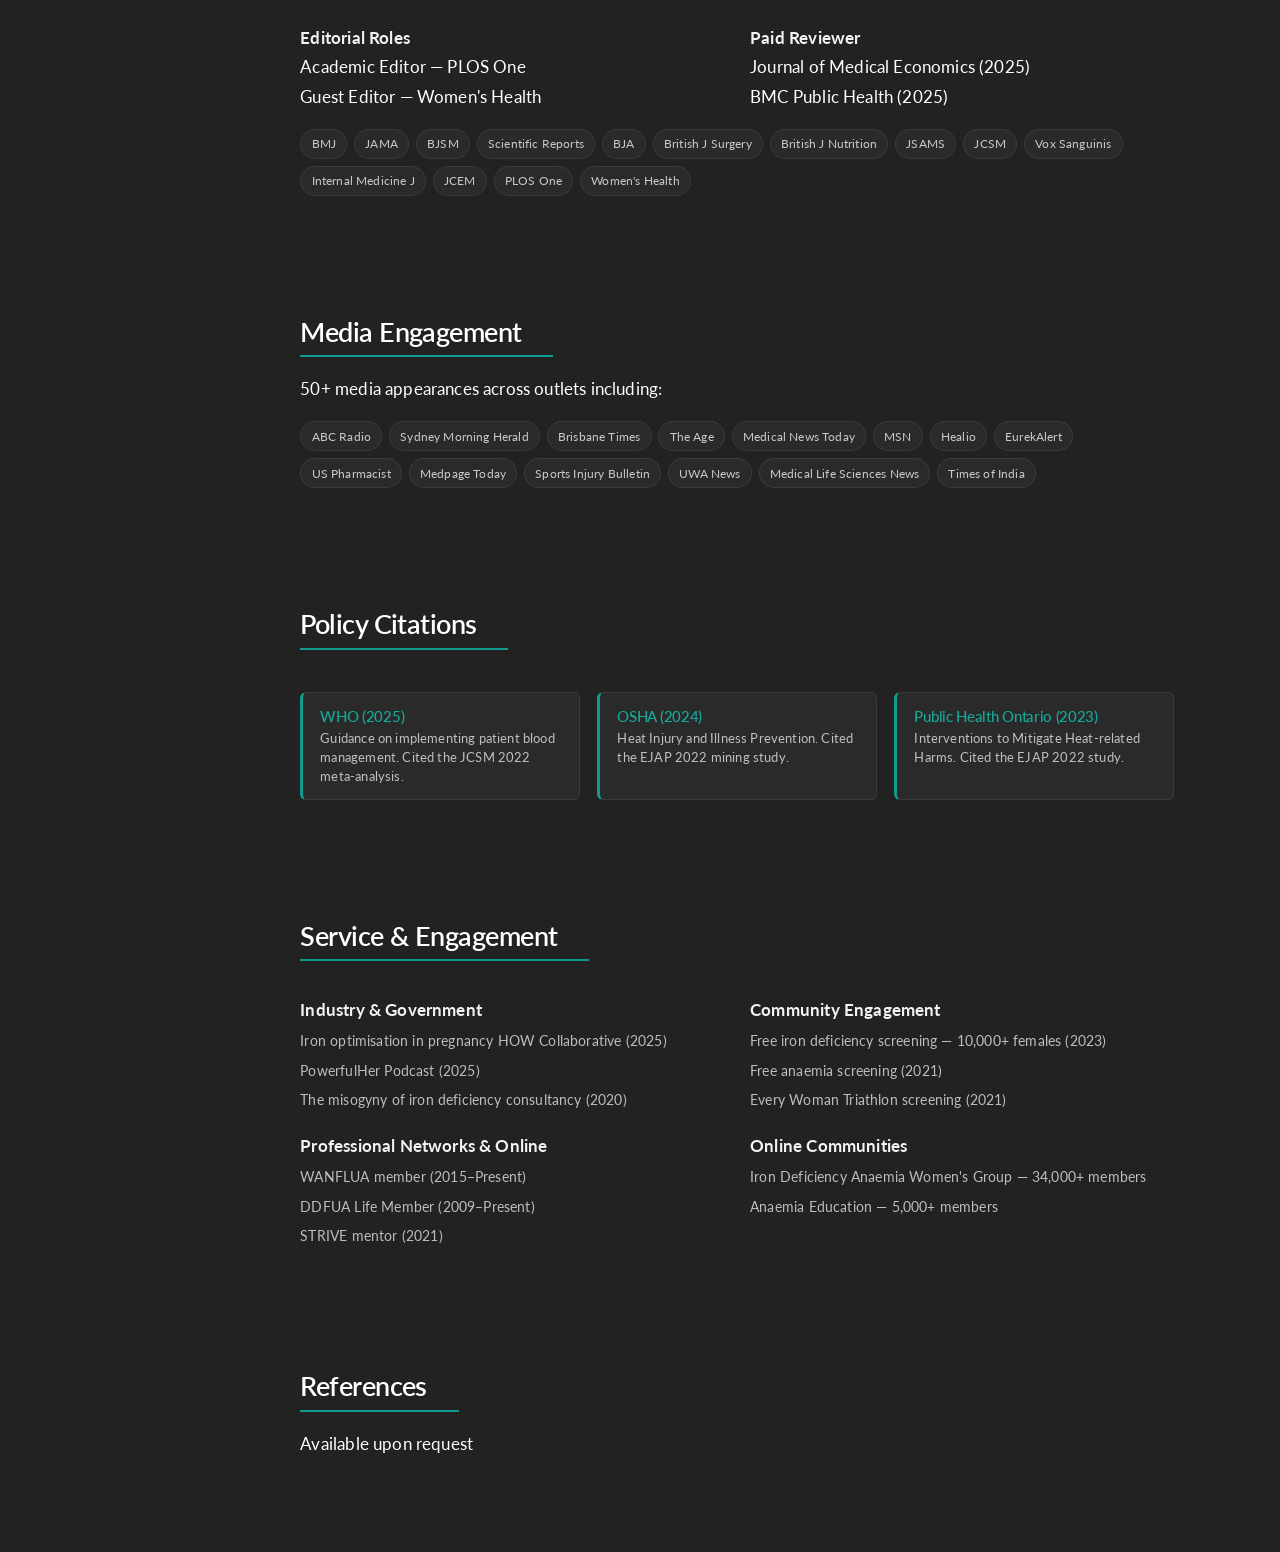
<file: docs/cv.html>
<!DOCTYPE html>
<html xmlns="http://www.w3.org/1999/xhtml" lang="en" xml:lang="en"><head>

<meta charset="utf-8">
<meta name="generator" content="quarto-1.9.36">

<meta name="viewport" content="width=device-width, initial-scale=1.0, user-scalable=yes">


<title>cv – Dr. Cory Dugan | Biostatistician</title>
<style>
/* Default styles provided by pandoc.
** See https://pandoc.org/MANUAL.html#variables-for-html for config info.
*/
code{white-space: pre-wrap;}
span.smallcaps{font-variant: small-caps;}
div.columns{display: flex; gap: min(4vw, 1.5em);}
div.column{flex: auto; overflow-x: auto;}
div.hanging-indent{margin-left: 1.5em; text-indent: -1.5em;}
ul.task-list{list-style: none;}
ul.task-list li input[type="checkbox"] {
  width: 0.8em;
  margin: 0 0.8em 0.2em -1em; /* quarto-specific, see https://github.com/quarto-dev/quarto-cli/issues/4556 */ 
  vertical-align: middle;
}
</style>


<script src="site_libs/quarto-nav/quarto-nav.js"></script>
<script src="site_libs/quarto-nav/headroom.min.js"></script>
<script src="site_libs/clipboard/clipboard.min.js"></script>
<script src="site_libs/quarto-search/autocomplete.umd.js"></script>
<script src="site_libs/quarto-search/fuse.min.js"></script>
<script src="site_libs/quarto-search/quarto-search.js"></script>
<meta name="quarto:offset" content="./">
<script src="site_libs/quarto-html/quarto.js" type="module"></script>
<script src="site_libs/quarto-html/tabsets/tabsets.js" type="module"></script>
<script src="site_libs/quarto-html/popper.min.js"></script>
<script src="site_libs/quarto-html/tippy.umd.min.js"></script>
<script src="site_libs/quarto-html/anchor.min.js"></script>
<link href="site_libs/quarto-html/tippy.css" rel="stylesheet">
<link href="site_libs/quarto-html/quarto-syntax-highlighting-dark-f418161beb48e0141c760e455f12af2c.css" rel="stylesheet" id="quarto-text-highlighting-styles">
<script src="site_libs/bootstrap/bootstrap.min.js"></script>
<link href="site_libs/bootstrap/bootstrap-icons.css" rel="stylesheet">
<link href="site_libs/bootstrap/bootstrap-d6fd904d1c54ba319e3f8c30b794b012.min.css" rel="stylesheet" append-hash="true" id="quarto-bootstrap" data-mode="dark">
<script id="quarto-search-options" type="application/json">{
  "location": "navbar",
  "copy-button": false,
  "collapse-after": 3,
  "panel-placement": "end",
  "type": "overlay",
  "limit": 50,
  "keyboard-shortcut": [
    "f",
    "/",
    "s"
  ],
  "show-item-context": false,
  "language": {
    "search-no-results-text": "No results",
    "search-matching-documents-text": "matching documents",
    "search-copy-link-title": "Copy link to search",
    "search-hide-matches-text": "Hide additional matches",
    "search-more-match-text": "more match in this document",
    "search-more-matches-text": "more matches in this document",
    "search-clear-button-title": "Clear",
    "search-text-placeholder": "",
    "search-detached-cancel-button-title": "Cancel",
    "search-submit-button-title": "Submit",
    "search-label": "Search"
  }
}</script>


<link rel="stylesheet" href="styles.css">
</head>

<body class="floating nav-fixed quarto-light">

<div id="quarto-search-results"></div>
  <header id="quarto-header" class="headroom fixed-top">
    <nav class="navbar navbar-expand-lg " data-bs-theme="dark">
      <div class="navbar-container container-fluid">
      <div class="navbar-brand-container mx-auto">
    <a class="navbar-brand" href="./index.html">
    <span class="navbar-title">Dr.&nbsp;Cory Dugan | Biostatistician</span>
    </a>
  </div>
            <div id="quarto-search" class="" title="Search"></div>
          <button class="navbar-toggler" type="button" data-bs-toggle="collapse" data-bs-target="#navbarCollapse" aria-controls="navbarCollapse" role="menu" aria-expanded="false" aria-label="Toggle navigation" onclick="if (window.quartoToggleHeadroom) { window.quartoToggleHeadroom(); }">
  <span class="navbar-toggler-icon"></span>
</button>
          <div class="collapse navbar-collapse" id="navbarCollapse">
            <ul class="navbar-nav navbar-nav-scroll me-auto">
  <li class="nav-item">
    <a class="nav-link" href="./index.html"> 
<span class="menu-text">Home</span></a>
  </li>  
  <li class="nav-item">
    <a class="nav-link" href="./about.html"> 
<span class="menu-text">About</span></a>
  </li>  
  <li class="nav-item">
    <a class="nav-link" href="./projects.html"> 
<span class="menu-text">Projects</span></a>
  </li>  
  <li class="nav-item">
    <a class="nav-link" href="./meta-analysis.html"> 
<span class="menu-text">Meta-Analysis</span></a>
  </li>  
  <li class="nav-item">
    <a class="nav-link active" href="./cv.html" aria-current="page"> 
<span class="menu-text">CV</span></a>
  </li>  
  <li class="nav-item">
    <a class="nav-link" href="./research-output.html"> 
<span class="menu-text">Research Output</span></a>
  </li>  
</ul>
            <ul class="navbar-nav navbar-nav-scroll ms-auto">
  <li class="nav-item compact">
    <a class="nav-link" href="https://www.linkedin.com/in/cory-dugan-phd/"> <i class="bi bi-linkedin" role="img" aria-label="LinkedIn">
</i> 
<span class="menu-text"></span></a>
  </li>  
</ul>
          </div> <!-- /navcollapse -->
            <div class="quarto-navbar-tools">
</div>
      </div> <!-- /container-fluid -->
    </nav>
</header>
<!-- content -->
<div id="quarto-content" class="quarto-container page-columns page-rows-contents page-layout-full page-navbar">
<!-- sidebar -->
  <nav id="quarto-sidebar" class="sidebar collapse collapse-horizontal quarto-sidebar-collapse-item sidebar-navigation floating overflow-auto">
    <nav id="TOC" role="doc-toc" class="toc-active">
    <h2 id="toc-title">On this page</h2>
   
  <ul class="collapse">
  <li><a href="#cory-dugan-phd" id="toc-cory-dugan-phd" class="nav-link active" data-scroll-target="#cory-dugan-phd">Cory Dugan, PhD</a></li>
  <li><a href="#education" id="toc-education" class="nav-link" data-scroll-target="#education">Education</a></li>
  <li><a href="#professional-experience" id="toc-professional-experience" class="nav-link" data-scroll-target="#professional-experience">Professional Experience</a></li>
  <li><a href="#teaching" id="toc-teaching" class="nav-link" data-scroll-target="#teaching">Teaching</a></li>
  <li><a href="#supervision" id="toc-supervision" class="nav-link" data-scroll-target="#supervision">Supervision</a></li>
  <li><a href="#honours-awards" id="toc-honours-awards" class="nav-link" data-scroll-target="#honours-awards">Honours &amp; Awards</a></li>
  <li><a href="#certifications" id="toc-certifications" class="nav-link" data-scroll-target="#certifications">Certifications</a></li>
  <li><a href="#publications" id="toc-publications" class="nav-link" data-scroll-target="#publications">Publications</a></li>
  <li><a href="#research-funding" id="toc-research-funding" class="nav-link" data-scroll-target="#research-funding">Research Funding</a></li>
  <li><a href="#invited-presentations" id="toc-invited-presentations" class="nav-link" data-scroll-target="#invited-presentations">Invited Presentations</a></li>
  <li><a href="#peer-review" id="toc-peer-review" class="nav-link" data-scroll-target="#peer-review">Peer Review</a></li>
  <li><a href="#media-engagement" id="toc-media-engagement" class="nav-link" data-scroll-target="#media-engagement">Media Engagement</a></li>
  <li><a href="#policy-citations" id="toc-policy-citations" class="nav-link" data-scroll-target="#policy-citations">Policy Citations</a></li>
  <li><a href="#service-engagement" id="toc-service-engagement" class="nav-link" data-scroll-target="#service-engagement">Service &amp; Engagement</a></li>
  <li><a href="#references" id="toc-references" class="nav-link" data-scroll-target="#references">References</a></li>
  </ul>
</nav>
</nav>
<div id="quarto-sidebar-glass" class="quarto-sidebar-collapse-item" data-bs-toggle="collapse" data-bs-target=".quarto-sidebar-collapse-item"></div>
<!-- margin-sidebar -->
    <div id="quarto-margin-sidebar" class="sidebar margin-sidebar zindex-bottom">
    </div>
<!-- main -->
<main class="content column-page-right" id="quarto-document-content"><header id="title-block-header" class="quarto-title-block"></header>




<section id="cory-dugan-phd" class="level2">
<h2 class="anchored" data-anchor-id="cory-dugan-phd">Cory Dugan, PhD</h2>
<div class="cv-header">
  <div>
    <div class="cv-subtitle"><strong>Postdoctoral Research Fellow</strong> · Pennington Biomedical Research Centre</div>
    <div class="cv-subtitle">Iron regulation · Women's health · Clinical trials · Biostatistics</div>
    <div class="cv-links">
      <a href="https://www.linkedin.com/in/cory-dugan-phd/">LinkedIn</a> · <a href="mailto:cory.dugan1@gmail.com">Email</a>
    </div>
  </div>
</div>
<hr>
</section>
<section id="education" class="level2">
<h2 class="anchored" data-anchor-id="education">Education</h2>
<div class="cv-card-grid">
  <div class="cv-card">
    <h4 class="anchored">Doctor of Philosophy</h4>
    <p class="cv-org">University of Western Australia</p>
    <p class="cv-date">2020–2024 · Nutrition &amp; Exercise Physiology</p>
    <p class="cv-detail">Iron and women's health: A multidimensional exploration of iron deficiency, management, and treatment in active females</p>
  </div>
  <div class="cv-card">
    <h4 class="anchored">BSc (First Class Honours)</h4>
    <p class="cv-org">University of Western Australia</p>
    <p class="cv-date">2018–2019 · Bioenergetics</p>
    <p class="cv-detail">Altitude &amp; blood glucose in T1D. Altmetric 395 (top 5%)</p>
  </div>
  <div class="cv-card">
    <h4 class="anchored">Bachelor of Science</h4>
    <p class="cv-org">University of Western Australia</p>
    <p class="cv-date">2018–2019 · Sport &amp; Exercise Science</p>
    <p class="cv-detail">WAM 88.25 · GPA 7.0 · Frank Pyke Scholarship</p>
  </div>
  <div class="cv-card">
    <h4 class="anchored">AFHEA</h4>
    <p class="cv-org">Advance HE</p>
    <p class="cv-date">2022 · Higher Education</p>
    <p class="cv-detail">Associate Fellowship — UK Professional Standards Framework</p>
  </div>
</div>
<hr>
</section>
<section id="professional-experience" class="level2">
<h2 class="anchored" data-anchor-id="professional-experience">Professional Experience</h2>
<table class="cv-exp-table caption-top table">
<thead>
<tr class="header">
<th data-quarto-table-cell-role="th">Role</th>
<th data-quarto-table-cell-role="th">Organisation</th>
<th data-quarto-table-cell-role="th">Years</th>
</tr>
</thead>
<tbody>
<tr class="odd">
<td><strong>Postdoctoral Research Fellow</strong></td>
<td>Pennington Biomedical Research Centre</td>
<td>2025–Present</td>
</tr>
<tr class="even">
<td><strong>Founder</strong></td>
<td>HolisticHer</td>
<td>2024–Present</td>
</tr>
<tr class="odd">
<td><strong>Director</strong></td>
<td>P∆R∆DOX Health &amp; Wellbeing</td>
<td>2024–Present</td>
</tr>
<tr class="even">
<td><strong>Adjunct Research Fellow</strong></td>
<td>Curtin University</td>
<td>2024–Present</td>
</tr>
<tr class="odd">
<td><strong>Research Fellow</strong></td>
<td>Monash University</td>
<td>2024</td>
</tr>
<tr class="even">
<td><strong>Research Officer (CI)</strong></td>
<td>University of Western Australia</td>
<td>2023–Present</td>
</tr>
<tr class="odd">
<td><strong>Associate Lecturer</strong></td>
<td>University of Western Australia</td>
<td>2022–2024</td>
</tr>
<tr class="even">
<td><strong>Coordinating Physiologist</strong></td>
<td>UWA Exercise &amp; Performance Centre</td>
<td>2022–2024</td>
</tr>
<tr class="odd">
<td><strong>Academic Tutor &amp; Lab Demonstrator</strong></td>
<td>University of Western Australia</td>
<td>2021–2024</td>
</tr>
<tr class="even">
<td><strong>Head S&amp;C Coach</strong></td>
<td>DDFUA</td>
<td>2020–2023</td>
</tr>
<tr class="odd">
<td>Umpire</td>
<td>AFL (AFLW inaugural season)</td>
<td>2017</td>
</tr>
<tr class="even">
<td>Personal Trainer</td>
<td>QV1</td>
<td>2017–2022</td>
</tr>
<tr class="odd">
<td>Research Assistant</td>
<td>University of Western Australia</td>
<td>2016–2017</td>
</tr>
<tr class="even">
<td>Tournament Director</td>
<td>Australian Poker League</td>
<td>2015–2017</td>
</tr>
<tr class="odd">
<td>Umpire</td>
<td>WAFL</td>
<td>2015–2024</td>
</tr>
<tr class="even">
<td>Croupier</td>
<td>Crown</td>
<td>2014–2015</td>
</tr>
</tbody>
</table>
<hr>
</section>
<section id="teaching" class="level2">
<h2 class="anchored" data-anchor-id="teaching">Teaching</h2>
<table class="cv-exp-table caption-top table">
<thead>
<tr class="header">
<th data-quarto-table-cell-role="th">Unit</th>
<th data-quarto-table-cell-role="th">School</th>
<th data-quarto-table-cell-role="th">Role</th>
<th data-quarto-table-cell-role="th">Years</th>
</tr>
</thead>
<tbody>
<tr class="odd">
<td>Applied Professional Business Communications (BUSN5100)</td>
<td>UWA Business</td>
<td>Tutor &amp; Lecturer</td>
<td>2023–2025</td>
</tr>
<tr class="even">
<td>Musculoskeletal System &amp; Movement (SSEH1101)</td>
<td>UWA Human Sciences</td>
<td>Lab Demonstrator</td>
<td>2021–2024</td>
</tr>
<tr class="odd">
<td>Exercise Physiology (SSEH2260)</td>
<td>UWA Human Sciences</td>
<td>Tutor &amp; Lecturer</td>
<td>2021–2024</td>
</tr>
<tr class="even">
<td>Bioenergetics (SSEH3366)</td>
<td>UWA Human Sciences</td>
<td>Tutor &amp; Lecturer</td>
<td>2021–2024</td>
</tr>
<tr class="odd">
<td>Issues in Women's Health Research (IMED3301)</td>
<td>UWA IMED</td>
<td>Tutor &amp; Lecturer</td>
<td>2021–2024</td>
</tr>
<tr class="even">
<td>Health and Fitness (SSEH1103)</td>
<td>UWA Human Sciences</td>
<td>Coordinator</td>
<td>2021–2024</td>
</tr>
<tr class="odd">
<td>Sport Physiology (SSEH3365)</td>
<td>UWA Human Sciences</td>
<td>Tutor &amp; Lecturer</td>
<td>2021–2024</td>
</tr>
</tbody>
</table>
<hr>
</section>
<section id="supervision" class="level2">
<h2 class="anchored" data-anchor-id="supervision">Supervision</h2>
<div class="cv-card-grid">
  <div class="cv-card">
    <h4 class="anchored">Ms. Kanon Uchiyama</h4>
    <p class="cv-date">Masters · 2022–Present · Secondary Supervisor</p>
    <p class="cv-detail">Rest break frequency and performance in mining simulations</p>
  </div>
  <div class="cv-card">
    <h4 class="anchored">Mr. Samuel Kell</h4>
    <p class="cv-date">Masters · 2023–Present · Secondary Supervisor</p>
    <p class="cv-detail">Appetite suppression and oxidative stress after maximal sprint effort</p>
  </div>
  <div class="cv-card">
    <h4 class="anchored">Ms. Caitlin Atwell</h4>
    <p class="cv-date">Honours · 2023–Present · Secondary Supervisor</p>
    <p class="cv-detail">Dietary iron and the elite dancer</p>
  </div>
  <div class="cv-card">
    <h4 class="anchored">Mr. Arjan Ruba</h4>
    <p class="cv-date">Masters · 2024–Present · Secondary Supervisor</p>
    <p class="cv-detail">Hydration's impact on hypoglycaemia in T1D during exercise</p>
  </div>
</div>
<hr>
</section>
<section id="honours-awards" class="level2">
<h2 class="anchored" data-anchor-id="honours-awards">Honours &amp; Awards</h2>
<table class="cv-exp-table caption-top table">
<thead>
<tr class="header">
<th data-quarto-table-cell-role="th">Award</th>
<th data-quarto-table-cell-role="th">Year</th>
<th data-quarto-table-cell-role="th">Type</th>
<th data-quarto-table-cell-role="th">Amount</th>
</tr>
</thead>
<tbody>
<tr class="odd">
<td>Pharmacosmos RCT Grant</td>
<td>2019</td>
<td>Grant</td>
<td>$555,460</td>
</tr>
<tr class="even">
<td>Australian Government RTP Scholarship + Stipend</td>
<td>2020</td>
<td>Scholarship</td>
<td>$190,500</td>
</tr>
<tr class="odd">
<td>NHMRC Investigator Grant: DARP</td>
<td>2023</td>
<td>Grant</td>
<td>$60,000</td>
</tr>
<tr class="even">
<td>Pharmacosmos PhD Top Up Scholarship</td>
<td>2019</td>
<td>Scholarship</td>
<td>$30,000</td>
</tr>
<tr class="odd">
<td>Telethon Kids Institute Seeding Grant</td>
<td>2019</td>
<td>Grant</td>
<td>$17,000</td>
</tr>
<tr class="even">
<td>BJSM PhD Academy Award</td>
<td>2024</td>
<td>Award</td>
<td></td>
</tr>
<tr class="odd">
<td>Wiley Top Downloaded Article (Transfusion)</td>
<td>2025</td>
<td>Prize</td>
<td></td>
</tr>
<tr class="even">
<td>Wiley Top Downloaded Article (Anaesthesia)</td>
<td>2021</td>
<td>Prize</td>
<td></td>
</tr>
<tr class="odd">
<td>NATA Travel Grant</td>
<td>2023</td>
<td>Grant</td>
<td>$5,000</td>
</tr>
<tr class="even">
<td>Editors Choice: Transfusion Evidence Library</td>
<td>2023</td>
<td>Prize</td>
<td></td>
</tr>
<tr class="odd">
<td>UWA Teaching Excellence (Early Career)</td>
<td>2023</td>
<td>Award</td>
<td></td>
</tr>
<tr class="even">
<td>NATA Best Poster - Oral Communications</td>
<td>2021</td>
<td>Prize</td>
<td></td>
</tr>
<tr class="odd">
<td>NATA Presentation Prize</td>
<td>2021</td>
<td>Prize</td>
<td></td>
</tr>
<tr class="even">
<td>Frank Pyke Memorial Scholarship</td>
<td>2018</td>
<td>Scholarship</td>
<td>$5,000</td>
</tr>
<tr class="odd">
<td>NHMRC CRE T1D Honours Scholarship</td>
<td>2018</td>
<td>Scholarship</td>
<td>$5,000</td>
</tr>
<tr class="even">
<td>UWA Ethics Application of the Year</td>
<td>2018</td>
<td>Honour</td>
<td>$5,000</td>
</tr>
<tr class="odd">
<td>Aus.Iron Travel Grant</td>
<td>2022</td>
<td>Grant</td>
<td>$2,000</td>
</tr>
<tr class="even">
<td>Telethon Kids Travel Grant</td>
<td>2020</td>
<td>Grant</td>
<td>$3,000</td>
</tr>
<tr class="odd">
<td>Associate Fellowship AFHEA</td>
<td>2022</td>
<td>Award</td>
<td></td>
</tr>
<tr class="even">
<td>Life Membership — DDFUA</td>
<td>2019</td>
<td>Prize</td>
<td></td>
</tr>
</tbody>
</table>
<hr>
</section>
<section id="certifications" class="level2">
<h2 class="anchored" data-anchor-id="certifications">Certifications</h2>
<div class="cv-chip-row">
  <span class="cv-chip">Mental Health First Aider (2024)</span>
  <span class="cv-chip">R—Data Use in Science, HD (2022)</span>
  <span class="cv-chip">Statistics in R (2021)</span>
  <span class="cv-chip">Intro to R &amp; Statistics (2021)</span>
  <span class="cv-chip">Meta-analysis Statistics (2020)</span>
  <span class="cv-chip">Cochrane Systematic Review (2020)</span>
  <span class="cv-chip">Systematic Literature Review (2020)</span>
  <span class="cv-chip">Good Clinical Practice (2019)</span>
  <span class="cv-chip">Pragmatic RCTs (2019)</span>
  <span class="cv-chip">First Aid CPR &amp; AED (2017)</span>
  <span class="cv-chip">Certificate IV Fitness (2017)</span>
  <span class="cv-chip">Certificate III Fitness (2017)</span>
  <span class="cv-chip">Casino Gaming License (2015)</span>
  <span class="cv-chip">RSA (2014)</span>
  <span class="cv-chip">RSG (2014)</span>
</div>
<hr>
</section>
<section id="publications" class="level2">
<h2 class="anchored" data-anchor-id="publications">Publications</h2>
<ol type="1">
<li><p>MacLean, B., Lim, J., Fuller, J., et al.&nbsp;&amp; <strong>Dugan, C.</strong> (2025). Community screening for iron deficiency in reproductive aged women. <em>Vox Sanguinis, 120</em>(1), 22-31.</p></li>
<li><p><strong>Dugan, C.</strong>, Scott, C., Abeysiri, S., et al.&nbsp;(2021). The need to screen for anemia in exercising women. <em>Medicine, 100</em>(39), e27271.</p></li>
<li><p><strong>Dugan, C.</strong>, Cabolis, K., Miles, L. F., &amp; Richards, T. (2022). Systematic review and meta-analysis of IV iron therapy for adults with non-anaemic iron deficiency. <em>J Cachexia Sarcopenia Muscle, 13</em>(6), 2637-2649.</p></li>
<li><p>MacLean, B., Fuller, J., Lim, J., <strong>Dugan, C.</strong>, &amp; Richards, T. (2025). Greater prevalence of anaemia and heavy menstrual bleeding… <em>British J Haematology, 206</em>(5), 1479-84. (Pre-Print)</p></li>
<li><p><strong>Dugan, C.</strong> (2024). Iron and women’s health [Doctoral Dissertation]. UWA Research Repository.</p></li>
<li><p>Attwell, C., <strong>Dugan, C.</strong>, McKay, A. K., et al.&nbsp;(2022). Dietary iron and the elite dancer. <em>Nutrients, 14</em>(9), 1936.</p></li>
<li><p>Attwell, C., McKay, A., Sim, M., <strong>Dugan, C.</strong>, et al.&nbsp;(2023). Timing is everything… iron supplementation in ballet dancers. <em>European J Sport Science, 23</em>(12), 2275-2282.</p></li>
<li><p>Lim, J., MacLean, B., <strong>Dugan, C.</strong>, et al.&nbsp;(2024). TikTok videos on iron deficiency. <em>Healthcare</em>. (Under Review)</p></li>
<li><p><strong>Dugan, C.</strong>, Peeling, P., Burden, R., &amp; Richards, T. (2024). Efficacy of iron supplementation on physical capacity: Protocol for an IPD meta-analysis. <em>Systematic Reviews, 13</em>(1), 182.</p></li>
<li><p><strong>Dugan, C.</strong>, &amp; Hensen, W. (2025). Ironing out iron deficiency in female athletes. <em>Sports Injury Bulletin, 22</em>(1).</p></li>
<li><p><strong>Dugan, C.</strong>, MacLean, B., Cabolis, K., et al.&nbsp;(2021). The misogyny of iron deficiency. <em>Anaesthesia, 76</em>, 56-62.</p></li>
<li><p><strong>Dugan, C.</strong>, &amp; Hennigar, S. (2025). Carbon monoxide inhalation to increase haemoglobin mass. <em>BJSM, 59</em>(11), 749-750.</p></li>
<li><p>Clarke, L., Froessler, B., …, <strong>Dugan, C.</strong>, et al.&nbsp;(2025). Iron optimisation in pregnancy. <em>Internal Medicine Journal, 55</em>(2), 300-307.</p></li>
<li><p>Uchiyama, K., King, J., Wallman, K., Taggart, S., <strong>Dugan, C.</strong>, &amp; Girard, O. (2022). Rest break frequency and duration: a mining simulation study. <em>European J Applied Physiology, 122</em>(9), 2087-2097.</p></li>
<li><p>Peeling, P., McKay, A., McCormick, R., <strong>Dugan, C.</strong>, &amp; Sim, M. (2022). Iron and the Athlete. <em>The Nutrition-Change</em>.</p></li>
<li><p>Abeysiri, S., <strong>Dugan, C.</strong>, Raobaikady, R., Richards, T., &amp; Scott, C. (2021). The need to screen for anaemia in female populations. <em>J Science and Medicine in Sport</em>.</p></li>
<li><p><strong>Dugan, C.</strong> (2024). Iron and women’s health [PhD Academy Award]. <em>BJSM, 58</em>(23), 1466-1468.</p></li>
<li><p>Davies, A. T., Devlin, P. M., <strong>Dugan, C.</strong>, et al.&nbsp;(2023). Non-ESA non-iron therapies for anaemia: A scoping review. <em>Transfusion, 63</em>(4), 849-860.</p></li>
<li><p><strong>Dugan, C. W.</strong>, et al.&nbsp;(2022). Effects of simulated high altitude on blood glucose during exercise in T1D. <em>JCEM, 107</em>(5), 1375-1382.</p></li>
<li><p><strong>Dugan, C.</strong>, Peeling, P., et al.&nbsp;(2025). IRONWOMAN trial. <em>BJSM, 59</em>(13), 921-930.</p></li>
<li><p><strong>Dugan, C.</strong>, Simpson, A., Peeling, P., et al.&nbsp;(2023). Perceived impact of iron deficiency in exercising females. <em>Patient Preference and Adherence, 17</em>, 2097-2108.</p></li>
<li><p>Richards, T., Wijaya, L. K., Lim, J., <strong>Dugan, C.</strong>, &amp; Dahly, D. (2025). IV Iron-induced hypophosphatemia in surgical patients. <em>JAMA Network Open, 8</em>(4), e253093.</p></li>
<li><p>James, C., <strong>Dugan, C. W.</strong>, Boyd, C., et al.&nbsp;(2024). Temporal tracking of cysteine 34 oxidation. <em>European J Applied Physiology, 124</em>(9), 2639-2650.</p></li>
<li><p><strong>Dugan, C.</strong>, Peeling, P., Davies, A., et al.&nbsp;(2024). Menorrhagia, iron deficiency, and anaemia in active females. <em>JSAMS, 27</em>(7), 437-450.</p></li>
<li><p>Devlin, P., Davies, A., <strong>Dugan, C.</strong>, et al.&nbsp;(2022). Non-ESA non-iron therapies protocol. <em>BMJ Open, 12</em>(4), e059059.</p></li>
</ol>
<hr>
</section>
<section id="research-funding" class="level2">
<h2 class="anchored" data-anchor-id="research-funding">Research Funding</h2>
<p><strong>Total: ~$862,000 AUD</strong></p>
<table class="cv-exp-table caption-top table">
<thead>
<tr class="header">
<th data-quarto-table-cell-role="th">Grant</th>
<th data-quarto-table-cell-role="th">Funder</th>
<th data-quarto-table-cell-role="th">Year</th>
<th data-quarto-table-cell-role="th">Amount (AUD)</th>
</tr>
</thead>
<tbody>
<tr class="odd">
<td><strong>Pharmacosmos RCT Grant</strong></td>
<td>Pharmacosmos</td>
<td>2019</td>
<td>$550,000</td>
</tr>
<tr class="even">
<td><strong>RTP PhD Studentship</strong></td>
<td>UWA</td>
<td>2019</td>
<td>$180,000</td>
</tr>
<tr class="odd">
<td><strong>NHMRC Investigator Grant DARP</strong></td>
<td>NHMRC</td>
<td>2023</td>
<td>$60,000</td>
</tr>
<tr class="even">
<td>Pharmacosmos PhD Top Up</td>
<td>Pharmacosmos</td>
<td>2019</td>
<td>$30,000</td>
</tr>
<tr class="odd">
<td>Telethon Kids Seeding Grant</td>
<td>Telethon Kids</td>
<td>2019</td>
<td>$17,000</td>
</tr>
<tr class="even">
<td>NATA Travel Grant</td>
<td>NATA</td>
<td>2023</td>
<td>$5,000</td>
</tr>
<tr class="odd">
<td>Frank Pyke Scholarship</td>
<td>UWA</td>
<td>2018</td>
<td>$5,000</td>
</tr>
<tr class="even">
<td>NHMRC CRE T1D Honours</td>
<td>NHMRC</td>
<td>2018</td>
<td>$5,000</td>
</tr>
<tr class="odd">
<td>UWA Ethics Application of Year</td>
<td>UWA</td>
<td>2018</td>
<td>$5,000</td>
</tr>
<tr class="even">
<td>Telethon Kids Travel Grant</td>
<td>Telethon Kids</td>
<td>2019</td>
<td>$3,000</td>
</tr>
<tr class="odd">
<td>Aus.Iron Travel Grant</td>
<td>Aus.Iron</td>
<td>2022</td>
<td>$2,000</td>
</tr>
</tbody>
</table>
<hr>
</section>
<section id="invited-presentations" class="level2">
<h2 class="anchored" data-anchor-id="invited-presentations">Invited Presentations</h2>
<table class="cv-exp-table caption-top table">
<thead>
<tr class="header">
<th data-quarto-table-cell-role="th">Title</th>
<th data-quarto-table-cell-role="th">Venue</th>
<th data-quarto-table-cell-role="th">Year</th>
</tr>
</thead>
<tbody>
<tr class="odd">
<td>Iron and women's health</td>
<td>Multiple venues</td>
<td>2024</td>
</tr>
<tr class="even">
<td>Women's health student research symposium</td>
<td>UWA</td>
<td>2024</td>
</tr>
<tr class="odd">
<td>Issues in women's health guest lecture</td>
<td>UWA</td>
<td>2024</td>
</tr>
<tr class="even">
<td>Free iron deficiency screening — 10,000+ females</td>
<td>Community</td>
<td>2023</td>
</tr>
<tr class="odd">
<td>Novel research in type 1 diabetes</td>
<td>T1D Family Centre</td>
<td>2021</td>
</tr>
<tr class="even">
<td>Guest lectures: exercise physiology &amp; bioenergetics</td>
<td>UWA</td>
<td>2021–2024</td>
</tr>
</tbody>
</table>
<hr>
</section>
<section id="peer-review" class="level2">
<h2 class="anchored" data-anchor-id="peer-review">Peer Review</h2>
<div class="cv-two-col">
  <div>
    <strong>Editorial Roles</strong><br>
    Academic Editor — PLOS One<br>
    Guest Editor — Women's Health
  </div>
  <div>
    <strong>Paid Reviewer</strong><br>
    Journal of Medical Economics (2025)<br>
    BMC Public Health (2025)
  </div>
</div>
<div class="cv-chip-row" style="margin-top:0.8rem;">
  <span class="cv-chip">BMJ</span>
  <span class="cv-chip">JAMA</span>
  <span class="cv-chip">BJSM</span>
  <span class="cv-chip">Scientific Reports</span>
  <span class="cv-chip">BJA</span>
  <span class="cv-chip">British J Surgery</span>
  <span class="cv-chip">British J Nutrition</span>
  <span class="cv-chip">JSAMS</span>
  <span class="cv-chip">JCSM</span>
  <span class="cv-chip">Vox Sanguinis</span>
  <span class="cv-chip">Internal Medicine J</span>
  <span class="cv-chip">JCEM</span>
  <span class="cv-chip">PLOS One</span>
  <span class="cv-chip">Women's Health</span>
</div>
<hr>
</section>
<section id="media-engagement" class="level2">
<h2 class="anchored" data-anchor-id="media-engagement">Media Engagement</h2>
<p>50+ media appearances across outlets including:</p>
<div class="cv-chip-row">
  <span class="cv-chip">ABC Radio</span>
  <span class="cv-chip">Sydney Morning Herald</span>
  <span class="cv-chip">Brisbane Times</span>
  <span class="cv-chip">The Age</span>
  <span class="cv-chip">Medical News Today</span>
  <span class="cv-chip">MSN</span>
  <span class="cv-chip">Healio</span>
  <span class="cv-chip">EurekAlert</span>
  <span class="cv-chip">US Pharmacist</span>
  <span class="cv-chip">Medpage Today</span>
  <span class="cv-chip">Sports Injury Bulletin</span>
  <span class="cv-chip">UWA News</span>
  <span class="cv-chip">Medical Life Sciences News</span>
  <span class="cv-chip">Times of India</span>
</div>
<hr>
</section>
<section id="policy-citations" class="level2">
<h2 class="anchored" data-anchor-id="policy-citations">Policy Citations</h2>
<div class="cv-card-grid">
  <div class="cv-card">
    <h4 class="anchored">WHO (2025)</h4>
    <p class="cv-detail">Guidance on implementing patient blood management. Cited the JCSM 2022 meta-analysis.</p>
  </div>
  <div class="cv-card">
    <h4 class="anchored">OSHA (2024)</h4>
    <p class="cv-detail">Heat Injury and Illness Prevention. Cited the EJAP 2022 mining study.</p>
  </div>
  <div class="cv-card">
    <h4 class="anchored">Public Health Ontario (2023)</h4>
    <p class="cv-detail">Interventions to Mitigate Heat-related Harms. Cited the EJAP 2022 study.</p>
  </div>
</div>
<hr>
</section>
<section id="service-engagement" class="level2">
<h2 class="anchored" data-anchor-id="service-engagement">Service &amp; Engagement</h2>
<div class="cv-two-col">
  <div>
    <strong>Industry &amp; Government</strong><br>
    <span style="font-size:0.85rem; color: rgba(255,255,255,0.7);">
      Iron optimisation in pregnancy HOW Collaborative (2025)<br>
      PowerfulHer Podcast (2025)<br>
      The misogyny of iron deficiency consultancy (2020)
    </span>
  </div>
  <div>
    <strong>Community Engagement</strong><br>
    <span style="font-size:0.85rem; color: rgba(255,255,255,0.7);">
      Free iron deficiency screening — 10,000+ females (2023)<br>
      Free anaemia screening (2021)<br>
      Every Woman Triathlon screening (2021)
    </span>
  </div>
</div>
<div class="cv-two-col" style="margin-top:1rem;">
  <div>
    <strong>Professional Networks &amp; Online</strong><br>
    <span style="font-size:0.85rem; color: rgba(255,255,255,0.7);">
      WANFLUA member (2015–Present)<br>
      DDFUA Life Member (2009–Present)<br>
      STRIVE mentor (2021)
    </span>
  </div>
  <div>
    <strong>Online Communities</strong><br>
    <span style="font-size:0.85rem; color: rgba(255,255,255,0.7);">
      Iron Deficiency Anaemia Women's Group — 34,000+ members<br>
      Anaemia Education — 5,000+ members
    </span>
  </div>
</div>
<hr>
</section>
<section id="references" class="level2">
<h2 class="anchored" data-anchor-id="references">References</h2>
<p>Available upon request</p>


</section>

</main> <!-- /main -->
<script id="quarto-html-after-body" type="application/javascript">
  window.document.addEventListener("DOMContentLoaded", function (event) {
    const icon = "";
    const anchorJS = new window.AnchorJS();
    anchorJS.options = {
      placement: 'right',
      icon: icon
    };
    anchorJS.add('.anchored');
    const isCodeAnnotation = (el) => {
      for (const clz of el.classList) {
        if (clz.startsWith('code-annotation-')) {                     
          return true;
        }
      }
      return false;
    }
    const onCopySuccess = function(e) {
      // button target
      const button = e.trigger;
      // don't keep focus
      button.blur();
      // flash "checked"
      button.classList.add('code-copy-button-checked');
      var currentTitle = button.getAttribute("title");
      button.setAttribute("title", "Copied!");
      let tooltip;
      if (window.bootstrap) {
        button.setAttribute("data-bs-toggle", "tooltip");
        button.setAttribute("data-bs-placement", "left");
        button.setAttribute("data-bs-title", "Copied!");
        tooltip = new bootstrap.Tooltip(button, 
          { trigger: "manual", 
            customClass: "code-copy-button-tooltip",
            offset: [0, -8]});
        tooltip.show();    
      }
      setTimeout(function() {
        if (tooltip) {
          tooltip.hide();
          button.removeAttribute("data-bs-title");
          button.removeAttribute("data-bs-toggle");
          button.removeAttribute("data-bs-placement");
        }
        button.setAttribute("title", currentTitle);
        button.classList.remove('code-copy-button-checked');
      }, 1000);
      // clear code selection
      e.clearSelection();
    }
    const getTextToCopy = function(trigger) {
      const outerScaffold = trigger.parentElement.cloneNode(true);
      const codeEl = outerScaffold.querySelector('code');
      for (const childEl of codeEl.children) {
        if (isCodeAnnotation(childEl)) {
          childEl.remove();
        }
      }
      return codeEl.innerText;
    }
    const clipboard = new window.ClipboardJS('.code-copy-button:not([data-in-quarto-modal])', {
      text: getTextToCopy
    });
    clipboard.on('success', onCopySuccess);
    if (window.document.getElementById('quarto-embedded-source-code-modal')) {
      const clipboardModal = new window.ClipboardJS('.code-copy-button[data-in-quarto-modal]', {
        text: getTextToCopy,
        container: window.document.getElementById('quarto-embedded-source-code-modal')
      });
      clipboardModal.on('success', onCopySuccess);
    }
      var localhostRegex = new RegExp(/^(?:http|https):\/\/localhost\:?[0-9]*\//);
      var mailtoRegex = new RegExp(/^mailto:/);
        var filterRegex = new RegExp('/' + window.location.host + '/');
      var isInternal = (href) => {
          return filterRegex.test(href) || localhostRegex.test(href) || mailtoRegex.test(href);
      }
      // Inspect non-navigation links and adorn them if external
     var links = window.document.querySelectorAll('a[href]:not(.nav-link):not(.navbar-brand):not(.toc-action):not(.sidebar-link):not(.sidebar-item-toggle):not(.pagination-link):not(.no-external):not([aria-hidden]):not(.dropdown-item):not(.quarto-navigation-tool):not(.about-link)');
      for (var i=0; i<links.length; i++) {
        const link = links[i];
        if (!isInternal(link.href)) {
          // undo the damage that might have been done by quarto-nav.js in the case of
          // links that we want to consider external
          if (link.dataset.originalHref !== undefined) {
            link.href = link.dataset.originalHref;
          }
        }
      }
    function tippyHover(el, contentFn, onTriggerFn, onUntriggerFn) {
      const config = {
        allowHTML: true,
        maxWidth: 500,
        delay: 100,
        arrow: false,
        appendTo: function(el) {
            return el.parentElement;
        },
        interactive: true,
        interactiveBorder: 10,
        theme: 'quarto',
        placement: 'bottom-start',
      };
      if (contentFn) {
        config.content = contentFn;
      }
      if (onTriggerFn) {
        config.onTrigger = onTriggerFn;
      }
      if (onUntriggerFn) {
        config.onUntrigger = onUntriggerFn;
      }
      window.tippy(el, config); 
    }
    const noterefs = window.document.querySelectorAll('a[role="doc-noteref"]');
    for (var i=0; i<noterefs.length; i++) {
      const ref = noterefs[i];
      tippyHover(ref, function() {
        // use id or data attribute instead here
        let href = ref.getAttribute('data-footnote-href') || ref.getAttribute('href');
        try { href = new URL(href).hash; } catch {}
        const id = href.replace(/^#\/?/, "");
        const note = window.document.getElementById(id);
        if (note) {
          return note.innerHTML;
        } else {
          return "";
        }
      });
    }
    const xrefs = window.document.querySelectorAll('a.quarto-xref');
    const processXRef = (id, note) => {
      // Strip column container classes
      const stripColumnClz = (el) => {
        el.classList.remove("page-full", "page-columns");
        if (el.children) {
          for (const child of el.children) {
            stripColumnClz(child);
          }
        }
      }
      stripColumnClz(note)
      if (id === null || id.startsWith('sec-')) {
        // Special case sections, only their first couple elements
        const container = document.createElement("div");
        if (note.children && note.children.length > 2) {
          container.appendChild(note.children[0].cloneNode(true));
          for (let i = 1; i < note.children.length; i++) {
            const child = note.children[i];
            if (child.tagName === "P" && child.innerText === "") {
              continue;
            } else {
              container.appendChild(child.cloneNode(true));
              break;
            }
          }
          if (window.Quarto?.typesetMath) {
            window.Quarto.typesetMath(container);
          }
          return container.innerHTML
        } else {
          if (window.Quarto?.typesetMath) {
            window.Quarto.typesetMath(note);
          }
          return note.innerHTML;
        }
      } else {
        // Remove any anchor links if they are present
        const anchorLink = note.querySelector('a.anchorjs-link');
        if (anchorLink) {
          anchorLink.remove();
        }
        if (window.Quarto?.typesetMath) {
          window.Quarto.typesetMath(note);
        }
        if (note.classList.contains("callout")) {
          return note.outerHTML;
        } else {
          return note.innerHTML;
        }
      }
    }
    for (var i=0; i<xrefs.length; i++) {
      const xref = xrefs[i];
      tippyHover(xref, undefined, function(instance) {
        instance.disable();
        let url = xref.getAttribute('href');
        let hash = undefined; 
        if (url.startsWith('#')) {
          hash = url;
        } else {
          try { hash = new URL(url).hash; } catch {}
        }
        if (hash) {
          const id = hash.replace(/^#\/?/, "");
          const note = window.document.getElementById(id);
          if (note !== null) {
            try {
              const html = processXRef(id, note.cloneNode(true));
              instance.setContent(html);
            } finally {
              instance.enable();
              instance.show();
            }
          } else {
            // See if we can fetch this
            fetch(url.split('#')[0])
            .then(res => res.text())
            .then(html => {
              const parser = new DOMParser();
              const htmlDoc = parser.parseFromString(html, "text/html");
              const note = htmlDoc.getElementById(id);
              if (note !== null) {
                const html = processXRef(id, note);
                instance.setContent(html);
              } 
            }).finally(() => {
              instance.enable();
              instance.show();
            });
          }
        } else {
          // See if we can fetch a full url (with no hash to target)
          // This is a special case and we should probably do some content thinning / targeting
          fetch(url)
          .then(res => res.text())
          .then(html => {
            const parser = new DOMParser();
            const htmlDoc = parser.parseFromString(html, "text/html");
            const note = htmlDoc.querySelector('main.content');
            if (note !== null) {
              // This should only happen for chapter cross references
              // (since there is no id in the URL)
              // remove the first header
              if (note.children.length > 0 && note.children[0].tagName === "HEADER") {
                note.children[0].remove();
              }
              const html = processXRef(null, note);
              instance.setContent(html);
            } 
          }).finally(() => {
            instance.enable();
            instance.show();
          });
        }
      }, function(instance) {
      });
    }
        let selectedAnnoteEl;
        const selectorForAnnotation = ( cell, annotation) => {
          let cellAttr = 'data-code-cell="' + cell + '"';
          let lineAttr = 'data-code-annotation="' +  annotation + '"';
          const selector = 'span[' + cellAttr + '][' + lineAttr + ']';
          return selector;
        }
        const selectCodeLines = (annoteEl) => {
          const doc = window.document;
          const targetCell = annoteEl.getAttribute("data-target-cell");
          const targetAnnotation = annoteEl.getAttribute("data-target-annotation");
          const annoteSpan = window.document.querySelector(selectorForAnnotation(targetCell, targetAnnotation));
          const lines = annoteSpan.getAttribute("data-code-lines").split(",");
          const lineIds = lines.map((line) => {
            return targetCell + "-" + line;
          })
          let top = null;
          let height = null;
          let parent = null;
          if (lineIds.length > 0) {
              //compute the position of the single el (top and bottom and make a div)
              const el = window.document.getElementById(lineIds[0]);
              top = el.offsetTop;
              height = el.offsetHeight;
              parent = el.parentElement.parentElement;
            if (lineIds.length > 1) {
              const lastEl = window.document.getElementById(lineIds[lineIds.length - 1]);
              const bottom = lastEl.offsetTop + lastEl.offsetHeight;
              height = bottom - top;
            }
            if (top !== null && height !== null && parent !== null) {
              // cook up a div (if necessary) and position it 
              let div = window.document.getElementById("code-annotation-line-highlight");
              if (div === null) {
                div = window.document.createElement("div");
                div.setAttribute("id", "code-annotation-line-highlight");
                div.style.position = 'absolute';
                parent.appendChild(div);
              }
              div.style.top = top - 2 + "px";
              div.style.height = height + 4 + "px";
              div.style.left = 0;
              let gutterDiv = window.document.getElementById("code-annotation-line-highlight-gutter");
              if (gutterDiv === null) {
                gutterDiv = window.document.createElement("div");
                gutterDiv.setAttribute("id", "code-annotation-line-highlight-gutter");
                gutterDiv.style.position = 'absolute';
                const codeCell = window.document.getElementById(targetCell);
                const gutter = codeCell.querySelector('.code-annotation-gutter');
                gutter.appendChild(gutterDiv);
              }
              gutterDiv.style.top = top - 2 + "px";
              gutterDiv.style.height = height + 4 + "px";
            }
            selectedAnnoteEl = annoteEl;
          }
        };
        const unselectCodeLines = () => {
          const elementsIds = ["code-annotation-line-highlight", "code-annotation-line-highlight-gutter"];
          elementsIds.forEach((elId) => {
            const div = window.document.getElementById(elId);
            if (div) {
              div.remove();
            }
          });
          selectedAnnoteEl = undefined;
        };
          // Handle positioning of the toggle
      window.addEventListener(
        "resize",
        throttle(() => {
          elRect = undefined;
          if (selectedAnnoteEl) {
            selectCodeLines(selectedAnnoteEl);
          }
        }, 10)
      );
      function throttle(fn, ms) {
      let throttle = false;
      let timer;
        return (...args) => {
          if(!throttle) { // first call gets through
              fn.apply(this, args);
              throttle = true;
          } else { // all the others get throttled
              if(timer) clearTimeout(timer); // cancel #2
              timer = setTimeout(() => {
                fn.apply(this, args);
                timer = throttle = false;
              }, ms);
          }
        };
      }
        // Attach click handler to the DT
        const annoteDls = window.document.querySelectorAll('dt[data-target-cell]');
        for (const annoteDlNode of annoteDls) {
          annoteDlNode.addEventListener('click', (event) => {
            const clickedEl = event.target;
            if (clickedEl !== selectedAnnoteEl) {
              unselectCodeLines();
              const activeEl = window.document.querySelector('dt[data-target-cell].code-annotation-active');
              if (activeEl) {
                activeEl.classList.remove('code-annotation-active');
              }
              selectCodeLines(clickedEl);
              clickedEl.classList.add('code-annotation-active');
            } else {
              // Unselect the line
              unselectCodeLines();
              clickedEl.classList.remove('code-annotation-active');
            }
          });
        }
    const findCites = (el) => {
      const parentEl = el.parentElement;
      if (parentEl) {
        const cites = parentEl.dataset.cites;
        if (cites) {
          return {
            el,
            cites: cites.split(' ')
          };
        } else {
          return findCites(el.parentElement)
        }
      } else {
        return undefined;
      }
    };
    var bibliorefs = window.document.querySelectorAll('a[role="doc-biblioref"]');
    for (var i=0; i<bibliorefs.length; i++) {
      const ref = bibliorefs[i];
      const citeInfo = findCites(ref);
      if (citeInfo) {
        tippyHover(citeInfo.el, function() {
          var popup = window.document.createElement('div');
          citeInfo.cites.forEach(function(cite) {
            var citeDiv = window.document.createElement('div');
            citeDiv.classList.add('hanging-indent');
            citeDiv.classList.add('csl-entry');
            var biblioDiv = window.document.getElementById('ref-' + cite);
            if (biblioDiv) {
              citeDiv.innerHTML = biblioDiv.innerHTML;
            }
            popup.appendChild(citeDiv);
          });
          return popup.innerHTML;
        });
      }
    }
  });
  </script>
</div> <!-- /content -->




</body></html>
</file>
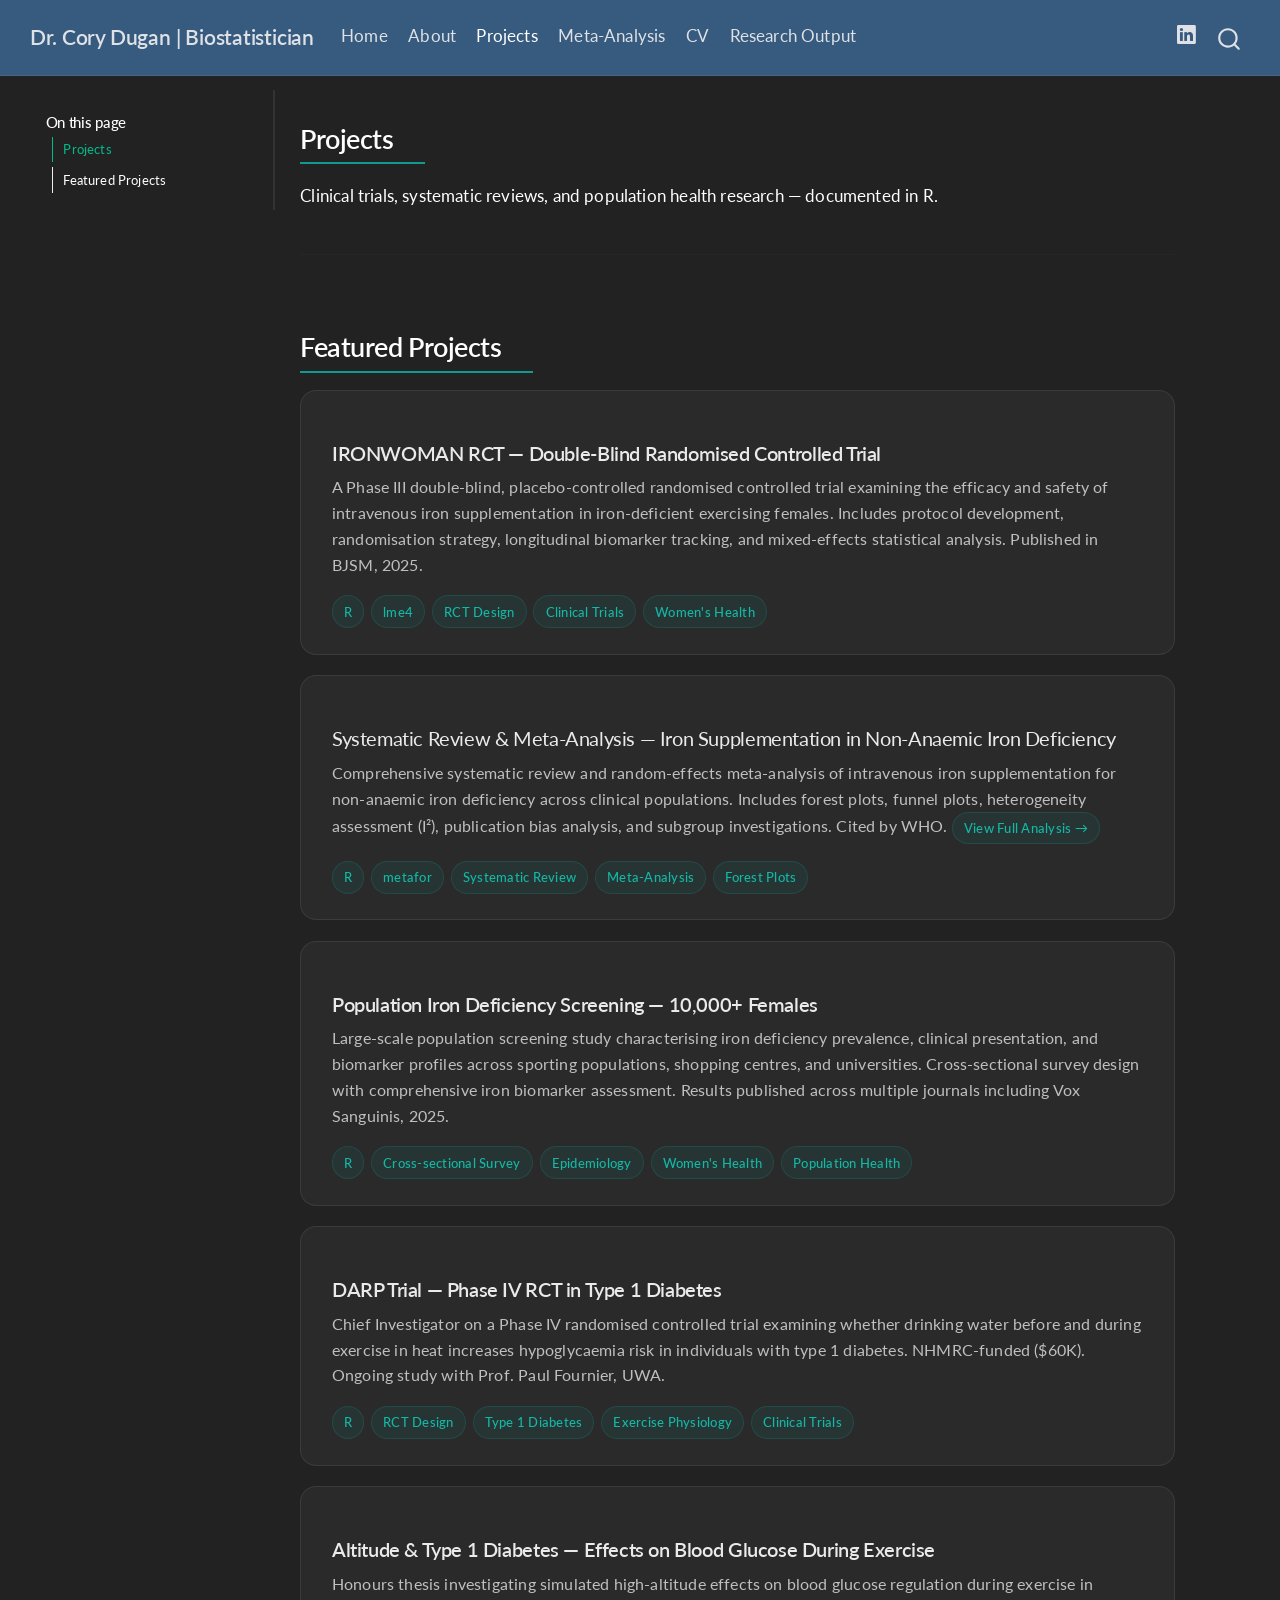
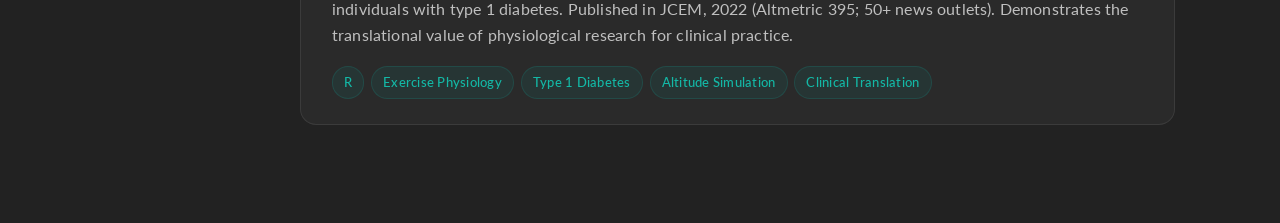
<file: docs/projects.html>
<!DOCTYPE html>
<html xmlns="http://www.w3.org/1999/xhtml" lang="en" xml:lang="en"><head>

<meta charset="utf-8">
<meta name="generator" content="quarto-1.9.36">

<meta name="viewport" content="width=device-width, initial-scale=1.0, user-scalable=yes">


<title>projects – Dr. Cory Dugan | Biostatistician</title>
<style>
/* Default styles provided by pandoc.
** See https://pandoc.org/MANUAL.html#variables-for-html for config info.
*/
code{white-space: pre-wrap;}
span.smallcaps{font-variant: small-caps;}
div.columns{display: flex; gap: min(4vw, 1.5em);}
div.column{flex: auto; overflow-x: auto;}
div.hanging-indent{margin-left: 1.5em; text-indent: -1.5em;}
ul.task-list{list-style: none;}
ul.task-list li input[type="checkbox"] {
  width: 0.8em;
  margin: 0 0.8em 0.2em -1em; /* quarto-specific, see https://github.com/quarto-dev/quarto-cli/issues/4556 */ 
  vertical-align: middle;
}
</style>


<script src="site_libs/quarto-nav/quarto-nav.js"></script>
<script src="site_libs/quarto-nav/headroom.min.js"></script>
<script src="site_libs/clipboard/clipboard.min.js"></script>
<script src="site_libs/quarto-search/autocomplete.umd.js"></script>
<script src="site_libs/quarto-search/fuse.min.js"></script>
<script src="site_libs/quarto-search/quarto-search.js"></script>
<meta name="quarto:offset" content="./">
<script src="site_libs/quarto-html/quarto.js" type="module"></script>
<script src="site_libs/quarto-html/tabsets/tabsets.js" type="module"></script>
<script src="site_libs/quarto-html/popper.min.js"></script>
<script src="site_libs/quarto-html/tippy.umd.min.js"></script>
<script src="site_libs/quarto-html/anchor.min.js"></script>
<link href="site_libs/quarto-html/tippy.css" rel="stylesheet">
<link href="site_libs/quarto-html/quarto-syntax-highlighting-dark-f418161beb48e0141c760e455f12af2c.css" rel="stylesheet" id="quarto-text-highlighting-styles">
<script src="site_libs/bootstrap/bootstrap.min.js"></script>
<link href="site_libs/bootstrap/bootstrap-icons.css" rel="stylesheet">
<link href="site_libs/bootstrap/bootstrap-d6fd904d1c54ba319e3f8c30b794b012.min.css" rel="stylesheet" append-hash="true" id="quarto-bootstrap" data-mode="dark">
<script id="quarto-search-options" type="application/json">{
  "location": "navbar",
  "copy-button": false,
  "collapse-after": 3,
  "panel-placement": "end",
  "type": "overlay",
  "limit": 50,
  "keyboard-shortcut": [
    "f",
    "/",
    "s"
  ],
  "show-item-context": false,
  "language": {
    "search-no-results-text": "No results",
    "search-matching-documents-text": "matching documents",
    "search-copy-link-title": "Copy link to search",
    "search-hide-matches-text": "Hide additional matches",
    "search-more-match-text": "more match in this document",
    "search-more-matches-text": "more matches in this document",
    "search-clear-button-title": "Clear",
    "search-text-placeholder": "",
    "search-detached-cancel-button-title": "Cancel",
    "search-submit-button-title": "Submit",
    "search-label": "Search"
  }
}</script>


<link rel="stylesheet" href="styles.css">
</head>

<body class="floating nav-fixed quarto-light">

<div id="quarto-search-results"></div>
  <header id="quarto-header" class="headroom fixed-top">
    <nav class="navbar navbar-expand-lg " data-bs-theme="dark">
      <div class="navbar-container container-fluid">
      <div class="navbar-brand-container mx-auto">
    <a class="navbar-brand" href="./index.html">
    <span class="navbar-title">Dr.&nbsp;Cory Dugan | Biostatistician</span>
    </a>
  </div>
            <div id="quarto-search" class="" title="Search"></div>
          <button class="navbar-toggler" type="button" data-bs-toggle="collapse" data-bs-target="#navbarCollapse" aria-controls="navbarCollapse" role="menu" aria-expanded="false" aria-label="Toggle navigation" onclick="if (window.quartoToggleHeadroom) { window.quartoToggleHeadroom(); }">
  <span class="navbar-toggler-icon"></span>
</button>
          <div class="collapse navbar-collapse" id="navbarCollapse">
            <ul class="navbar-nav navbar-nav-scroll me-auto">
  <li class="nav-item">
    <a class="nav-link" href="./index.html"> 
<span class="menu-text">Home</span></a>
  </li>  
  <li class="nav-item">
    <a class="nav-link" href="./about.html"> 
<span class="menu-text">About</span></a>
  </li>  
  <li class="nav-item">
    <a class="nav-link active" href="./projects.html" aria-current="page"> 
<span class="menu-text">Projects</span></a>
  </li>  
  <li class="nav-item">
    <a class="nav-link" href="./meta-analysis.html"> 
<span class="menu-text">Meta-Analysis</span></a>
  </li>  
  <li class="nav-item">
    <a class="nav-link" href="./cv.html"> 
<span class="menu-text">CV</span></a>
  </li>  
  <li class="nav-item">
    <a class="nav-link" href="./research-output.html"> 
<span class="menu-text">Research Output</span></a>
  </li>  
</ul>
            <ul class="navbar-nav navbar-nav-scroll ms-auto">
  <li class="nav-item compact">
    <a class="nav-link" href="https://www.linkedin.com/in/cory-dugan-phd/"> <i class="bi bi-linkedin" role="img" aria-label="LinkedIn">
</i> 
<span class="menu-text"></span></a>
  </li>  
</ul>
          </div> <!-- /navcollapse -->
            <div class="quarto-navbar-tools">
</div>
      </div> <!-- /container-fluid -->
    </nav>
</header>
<!-- content -->
<div id="quarto-content" class="quarto-container page-columns page-rows-contents page-layout-full page-navbar">
<!-- sidebar -->
  <nav id="quarto-sidebar" class="sidebar collapse collapse-horizontal quarto-sidebar-collapse-item sidebar-navigation floating overflow-auto">
    <nav id="TOC" role="doc-toc" class="toc-active">
    <h2 id="toc-title">On this page</h2>
   
  <ul>
  <li><a href="#projects" id="toc-projects" class="nav-link active" data-scroll-target="#projects">Projects</a></li>
  <li><a href="#featured-projects" id="toc-featured-projects" class="nav-link" data-scroll-target="#featured-projects">Featured Projects</a></li>
  </ul>
</nav>
</nav>
<div id="quarto-sidebar-glass" class="quarto-sidebar-collapse-item" data-bs-toggle="collapse" data-bs-target=".quarto-sidebar-collapse-item"></div>
<!-- margin-sidebar -->
    <div id="quarto-margin-sidebar" class="sidebar margin-sidebar zindex-bottom">
    </div>
<!-- main -->
<main class="content column-page-right" id="quarto-document-content"><header id="title-block-header" class="quarto-title-block"></header>




<section id="projects" class="level2">
<h2 class="anchored" data-anchor-id="projects">Projects</h2>
<p>Clinical trials, systematic reviews, and population health research — documented in R.</p>
<hr>
</section>
<section id="featured-projects" class="level2">
<h2 class="anchored" data-anchor-id="featured-projects">Featured Projects</h2>
<div class="project-card">
  <h3 class="anchored">IRONWOMAN RCT — Double-Blind Randomised Controlled Trial</h3>
  <p>A Phase III double-blind, placebo-controlled randomised controlled trial examining the efficacy and safety of intravenous iron supplementation in iron-deficient exercising females. Includes protocol development, randomisation strategy, longitudinal biomarker tracking, and mixed-effects statistical analysis. Published in BJSM, 2025.</p>
  <div class="project-tags">
    <span class="project-tag">R</span>
    <span class="project-tag">lme4</span>
    <span class="project-tag">RCT Design</span>
    <span class="project-tag">Clinical Trials</span>
    <span class="project-tag">Women's Health</span>
  </div>
</div>

<div class="project-card">
  <h3 class="anchored"><a href="meta-analysis.html" style="color: inherit; text-decoration: none;">Systematic Review &amp; Meta-Analysis — Iron Supplementation in Non-Anaemic Iron Deficiency</a></h3>
  <p>Comprehensive systematic review and random-effects meta-analysis of intravenous iron supplementation for non-anaemic iron deficiency across clinical populations. Includes forest plots, funnel plots, heterogeneity assessment (I²), publication bias analysis, and subgroup investigations. Cited by WHO. <a href="meta-analysis.html" class="project-tag" style="text-decoration: none;">View Full Analysis →</a></p>
  <div class="project-tags">
    <span class="project-tag">R</span>
    <span class="project-tag">metafor</span>
    <span class="project-tag">Systematic Review</span>
    <span class="project-tag">Meta-Analysis</span>
    <span class="project-tag">Forest Plots</span>
  </div>
</div>

<div class="project-card">
  <h3 class="anchored">Population Iron Deficiency Screening — 10,000+ Females</h3>
  <p>Large-scale population screening study characterising iron deficiency prevalence, clinical presentation, and biomarker profiles across sporting populations, shopping centres, and universities. Cross-sectional survey design with comprehensive iron biomarker assessment. Results published across multiple journals including Vox Sanguinis, 2025.</p>
  <div class="project-tags">
    <span class="project-tag">R</span>
    <span class="project-tag">Cross-sectional Survey</span>
    <span class="project-tag">Epidemiology</span>
    <span class="project-tag">Women's Health</span>
    <span class="project-tag">Population Health</span>
  </div>
</div>

<div class="project-card">
  <h3 class="anchored">DARP Trial — Phase IV RCT in Type 1 Diabetes</h3>
  <p>Chief Investigator on a Phase IV randomised controlled trial examining whether drinking water before and during exercise in heat increases hypoglycaemia risk in individuals with type 1 diabetes. NHMRC-funded ($60K). Ongoing study with Prof. Paul Fournier, UWA.</p>
  <div class="project-tags">
    <span class="project-tag">R</span>
    <span class="project-tag">RCT Design</span>
    <span class="project-tag">Type 1 Diabetes</span>
    <span class="project-tag">Exercise Physiology</span>
    <span class="project-tag">Clinical Trials</span>
  </div>
</div>

<div class="project-card">
  <h3 class="anchored">Altitude &amp; Type 1 Diabetes — Effects on Blood Glucose During Exercise</h3>
  <p>Honours thesis investigating simulated high-altitude effects on blood glucose regulation during exercise in individuals with type 1 diabetes. Published in JCEM, 2022 (Altmetric 395; 50+ news outlets). Demonstrates the translational value of physiological research for clinical practice.</p>
  <div class="project-tags">
    <span class="project-tag">R</span>
    <span class="project-tag">Exercise Physiology</span>
    <span class="project-tag">Type 1 Diabetes</span>
    <span class="project-tag">Altitude Simulation</span>
    <span class="project-tag">Clinical Translation</span>
  </div>
</div>


</section>

</main> <!-- /main -->
<script id="quarto-html-after-body" type="application/javascript">
  window.document.addEventListener("DOMContentLoaded", function (event) {
    const icon = "";
    const anchorJS = new window.AnchorJS();
    anchorJS.options = {
      placement: 'right',
      icon: icon
    };
    anchorJS.add('.anchored');
    const isCodeAnnotation = (el) => {
      for (const clz of el.classList) {
        if (clz.startsWith('code-annotation-')) {                     
          return true;
        }
      }
      return false;
    }
    const onCopySuccess = function(e) {
      // button target
      const button = e.trigger;
      // don't keep focus
      button.blur();
      // flash "checked"
      button.classList.add('code-copy-button-checked');
      var currentTitle = button.getAttribute("title");
      button.setAttribute("title", "Copied!");
      let tooltip;
      if (window.bootstrap) {
        button.setAttribute("data-bs-toggle", "tooltip");
        button.setAttribute("data-bs-placement", "left");
        button.setAttribute("data-bs-title", "Copied!");
        tooltip = new bootstrap.Tooltip(button, 
          { trigger: "manual", 
            customClass: "code-copy-button-tooltip",
            offset: [0, -8]});
        tooltip.show();    
      }
      setTimeout(function() {
        if (tooltip) {
          tooltip.hide();
          button.removeAttribute("data-bs-title");
          button.removeAttribute("data-bs-toggle");
          button.removeAttribute("data-bs-placement");
        }
        button.setAttribute("title", currentTitle);
        button.classList.remove('code-copy-button-checked');
      }, 1000);
      // clear code selection
      e.clearSelection();
    }
    const getTextToCopy = function(trigger) {
      const outerScaffold = trigger.parentElement.cloneNode(true);
      const codeEl = outerScaffold.querySelector('code');
      for (const childEl of codeEl.children) {
        if (isCodeAnnotation(childEl)) {
          childEl.remove();
        }
      }
      return codeEl.innerText;
    }
    const clipboard = new window.ClipboardJS('.code-copy-button:not([data-in-quarto-modal])', {
      text: getTextToCopy
    });
    clipboard.on('success', onCopySuccess);
    if (window.document.getElementById('quarto-embedded-source-code-modal')) {
      const clipboardModal = new window.ClipboardJS('.code-copy-button[data-in-quarto-modal]', {
        text: getTextToCopy,
        container: window.document.getElementById('quarto-embedded-source-code-modal')
      });
      clipboardModal.on('success', onCopySuccess);
    }
      var localhostRegex = new RegExp(/^(?:http|https):\/\/localhost\:?[0-9]*\//);
      var mailtoRegex = new RegExp(/^mailto:/);
        var filterRegex = new RegExp('/' + window.location.host + '/');
      var isInternal = (href) => {
          return filterRegex.test(href) || localhostRegex.test(href) || mailtoRegex.test(href);
      }
      // Inspect non-navigation links and adorn them if external
     var links = window.document.querySelectorAll('a[href]:not(.nav-link):not(.navbar-brand):not(.toc-action):not(.sidebar-link):not(.sidebar-item-toggle):not(.pagination-link):not(.no-external):not([aria-hidden]):not(.dropdown-item):not(.quarto-navigation-tool):not(.about-link)');
      for (var i=0; i<links.length; i++) {
        const link = links[i];
        if (!isInternal(link.href)) {
          // undo the damage that might have been done by quarto-nav.js in the case of
          // links that we want to consider external
          if (link.dataset.originalHref !== undefined) {
            link.href = link.dataset.originalHref;
          }
        }
      }
    function tippyHover(el, contentFn, onTriggerFn, onUntriggerFn) {
      const config = {
        allowHTML: true,
        maxWidth: 500,
        delay: 100,
        arrow: false,
        appendTo: function(el) {
            return el.parentElement;
        },
        interactive: true,
        interactiveBorder: 10,
        theme: 'quarto',
        placement: 'bottom-start',
      };
      if (contentFn) {
        config.content = contentFn;
      }
      if (onTriggerFn) {
        config.onTrigger = onTriggerFn;
      }
      if (onUntriggerFn) {
        config.onUntrigger = onUntriggerFn;
      }
      window.tippy(el, config); 
    }
    const noterefs = window.document.querySelectorAll('a[role="doc-noteref"]');
    for (var i=0; i<noterefs.length; i++) {
      const ref = noterefs[i];
      tippyHover(ref, function() {
        // use id or data attribute instead here
        let href = ref.getAttribute('data-footnote-href') || ref.getAttribute('href');
        try { href = new URL(href).hash; } catch {}
        const id = href.replace(/^#\/?/, "");
        const note = window.document.getElementById(id);
        if (note) {
          return note.innerHTML;
        } else {
          return "";
        }
      });
    }
    const xrefs = window.document.querySelectorAll('a.quarto-xref');
    const processXRef = (id, note) => {
      // Strip column container classes
      const stripColumnClz = (el) => {
        el.classList.remove("page-full", "page-columns");
        if (el.children) {
          for (const child of el.children) {
            stripColumnClz(child);
          }
        }
      }
      stripColumnClz(note)
      if (id === null || id.startsWith('sec-')) {
        // Special case sections, only their first couple elements
        const container = document.createElement("div");
        if (note.children && note.children.length > 2) {
          container.appendChild(note.children[0].cloneNode(true));
          for (let i = 1; i < note.children.length; i++) {
            const child = note.children[i];
            if (child.tagName === "P" && child.innerText === "") {
              continue;
            } else {
              container.appendChild(child.cloneNode(true));
              break;
            }
          }
          if (window.Quarto?.typesetMath) {
            window.Quarto.typesetMath(container);
          }
          return container.innerHTML
        } else {
          if (window.Quarto?.typesetMath) {
            window.Quarto.typesetMath(note);
          }
          return note.innerHTML;
        }
      } else {
        // Remove any anchor links if they are present
        const anchorLink = note.querySelector('a.anchorjs-link');
        if (anchorLink) {
          anchorLink.remove();
        }
        if (window.Quarto?.typesetMath) {
          window.Quarto.typesetMath(note);
        }
        if (note.classList.contains("callout")) {
          return note.outerHTML;
        } else {
          return note.innerHTML;
        }
      }
    }
    for (var i=0; i<xrefs.length; i++) {
      const xref = xrefs[i];
      tippyHover(xref, undefined, function(instance) {
        instance.disable();
        let url = xref.getAttribute('href');
        let hash = undefined; 
        if (url.startsWith('#')) {
          hash = url;
        } else {
          try { hash = new URL(url).hash; } catch {}
        }
        if (hash) {
          const id = hash.replace(/^#\/?/, "");
          const note = window.document.getElementById(id);
          if (note !== null) {
            try {
              const html = processXRef(id, note.cloneNode(true));
              instance.setContent(html);
            } finally {
              instance.enable();
              instance.show();
            }
          } else {
            // See if we can fetch this
            fetch(url.split('#')[0])
            .then(res => res.text())
            .then(html => {
              const parser = new DOMParser();
              const htmlDoc = parser.parseFromString(html, "text/html");
              const note = htmlDoc.getElementById(id);
              if (note !== null) {
                const html = processXRef(id, note);
                instance.setContent(html);
              } 
            }).finally(() => {
              instance.enable();
              instance.show();
            });
          }
        } else {
          // See if we can fetch a full url (with no hash to target)
          // This is a special case and we should probably do some content thinning / targeting
          fetch(url)
          .then(res => res.text())
          .then(html => {
            const parser = new DOMParser();
            const htmlDoc = parser.parseFromString(html, "text/html");
            const note = htmlDoc.querySelector('main.content');
            if (note !== null) {
              // This should only happen for chapter cross references
              // (since there is no id in the URL)
              // remove the first header
              if (note.children.length > 0 && note.children[0].tagName === "HEADER") {
                note.children[0].remove();
              }
              const html = processXRef(null, note);
              instance.setContent(html);
            } 
          }).finally(() => {
            instance.enable();
            instance.show();
          });
        }
      }, function(instance) {
      });
    }
        let selectedAnnoteEl;
        const selectorForAnnotation = ( cell, annotation) => {
          let cellAttr = 'data-code-cell="' + cell + '"';
          let lineAttr = 'data-code-annotation="' +  annotation + '"';
          const selector = 'span[' + cellAttr + '][' + lineAttr + ']';
          return selector;
        }
        const selectCodeLines = (annoteEl) => {
          const doc = window.document;
          const targetCell = annoteEl.getAttribute("data-target-cell");
          const targetAnnotation = annoteEl.getAttribute("data-target-annotation");
          const annoteSpan = window.document.querySelector(selectorForAnnotation(targetCell, targetAnnotation));
          const lines = annoteSpan.getAttribute("data-code-lines").split(",");
          const lineIds = lines.map((line) => {
            return targetCell + "-" + line;
          })
          let top = null;
          let height = null;
          let parent = null;
          if (lineIds.length > 0) {
              //compute the position of the single el (top and bottom and make a div)
              const el = window.document.getElementById(lineIds[0]);
              top = el.offsetTop;
              height = el.offsetHeight;
              parent = el.parentElement.parentElement;
            if (lineIds.length > 1) {
              const lastEl = window.document.getElementById(lineIds[lineIds.length - 1]);
              const bottom = lastEl.offsetTop + lastEl.offsetHeight;
              height = bottom - top;
            }
            if (top !== null && height !== null && parent !== null) {
              // cook up a div (if necessary) and position it 
              let div = window.document.getElementById("code-annotation-line-highlight");
              if (div === null) {
                div = window.document.createElement("div");
                div.setAttribute("id", "code-annotation-line-highlight");
                div.style.position = 'absolute';
                parent.appendChild(div);
              }
              div.style.top = top - 2 + "px";
              div.style.height = height + 4 + "px";
              div.style.left = 0;
              let gutterDiv = window.document.getElementById("code-annotation-line-highlight-gutter");
              if (gutterDiv === null) {
                gutterDiv = window.document.createElement("div");
                gutterDiv.setAttribute("id", "code-annotation-line-highlight-gutter");
                gutterDiv.style.position = 'absolute';
                const codeCell = window.document.getElementById(targetCell);
                const gutter = codeCell.querySelector('.code-annotation-gutter');
                gutter.appendChild(gutterDiv);
              }
              gutterDiv.style.top = top - 2 + "px";
              gutterDiv.style.height = height + 4 + "px";
            }
            selectedAnnoteEl = annoteEl;
          }
        };
        const unselectCodeLines = () => {
          const elementsIds = ["code-annotation-line-highlight", "code-annotation-line-highlight-gutter"];
          elementsIds.forEach((elId) => {
            const div = window.document.getElementById(elId);
            if (div) {
              div.remove();
            }
          });
          selectedAnnoteEl = undefined;
        };
          // Handle positioning of the toggle
      window.addEventListener(
        "resize",
        throttle(() => {
          elRect = undefined;
          if (selectedAnnoteEl) {
            selectCodeLines(selectedAnnoteEl);
          }
        }, 10)
      );
      function throttle(fn, ms) {
      let throttle = false;
      let timer;
        return (...args) => {
          if(!throttle) { // first call gets through
              fn.apply(this, args);
              throttle = true;
          } else { // all the others get throttled
              if(timer) clearTimeout(timer); // cancel #2
              timer = setTimeout(() => {
                fn.apply(this, args);
                timer = throttle = false;
              }, ms);
          }
        };
      }
        // Attach click handler to the DT
        const annoteDls = window.document.querySelectorAll('dt[data-target-cell]');
        for (const annoteDlNode of annoteDls) {
          annoteDlNode.addEventListener('click', (event) => {
            const clickedEl = event.target;
            if (clickedEl !== selectedAnnoteEl) {
              unselectCodeLines();
              const activeEl = window.document.querySelector('dt[data-target-cell].code-annotation-active');
              if (activeEl) {
                activeEl.classList.remove('code-annotation-active');
              }
              selectCodeLines(clickedEl);
              clickedEl.classList.add('code-annotation-active');
            } else {
              // Unselect the line
              unselectCodeLines();
              clickedEl.classList.remove('code-annotation-active');
            }
          });
        }
    const findCites = (el) => {
      const parentEl = el.parentElement;
      if (parentEl) {
        const cites = parentEl.dataset.cites;
        if (cites) {
          return {
            el,
            cites: cites.split(' ')
          };
        } else {
          return findCites(el.parentElement)
        }
      } else {
        return undefined;
      }
    };
    var bibliorefs = window.document.querySelectorAll('a[role="doc-biblioref"]');
    for (var i=0; i<bibliorefs.length; i++) {
      const ref = bibliorefs[i];
      const citeInfo = findCites(ref);
      if (citeInfo) {
        tippyHover(citeInfo.el, function() {
          var popup = window.document.createElement('div');
          citeInfo.cites.forEach(function(cite) {
            var citeDiv = window.document.createElement('div');
            citeDiv.classList.add('hanging-indent');
            citeDiv.classList.add('csl-entry');
            var biblioDiv = window.document.getElementById('ref-' + cite);
            if (biblioDiv) {
              citeDiv.innerHTML = biblioDiv.innerHTML;
            }
            popup.appendChild(citeDiv);
          });
          return popup.innerHTML;
        });
      }
    }
  });
  </script>
</div> <!-- /content -->




</body></html>
</file>
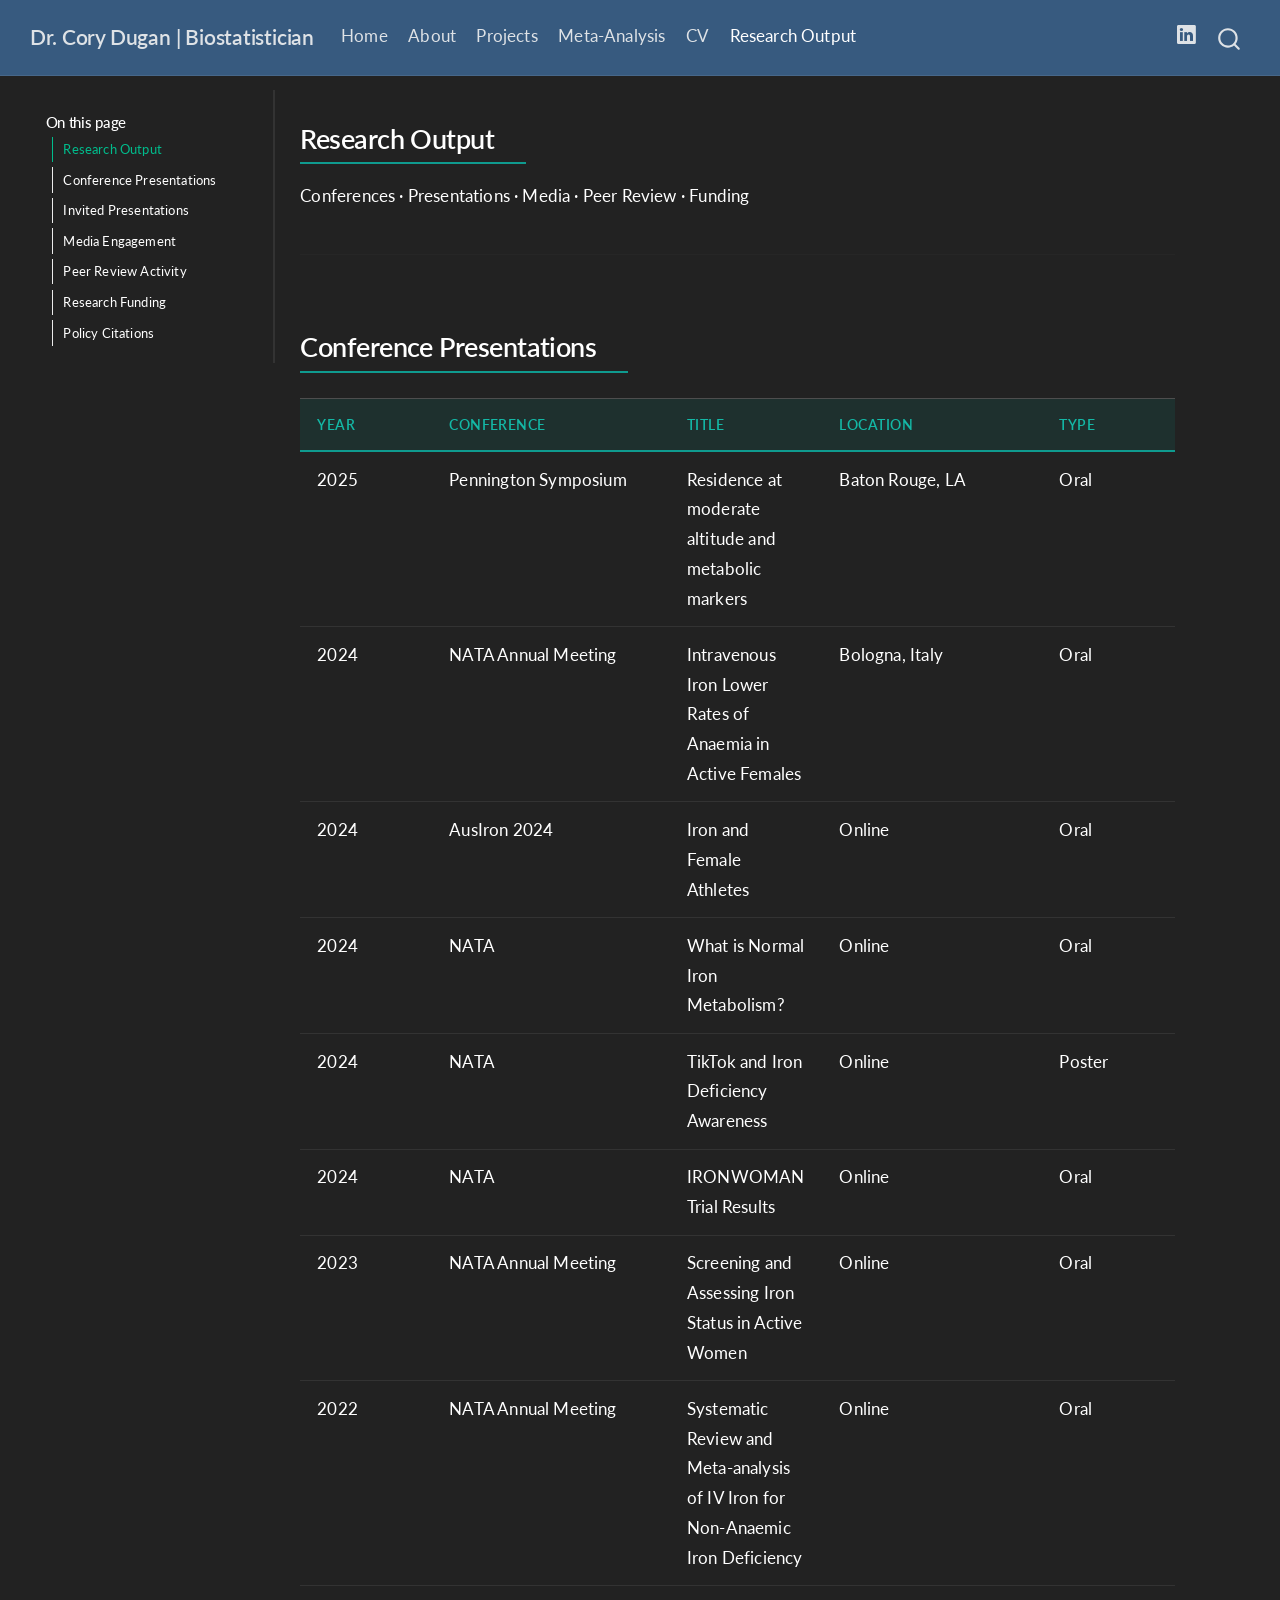
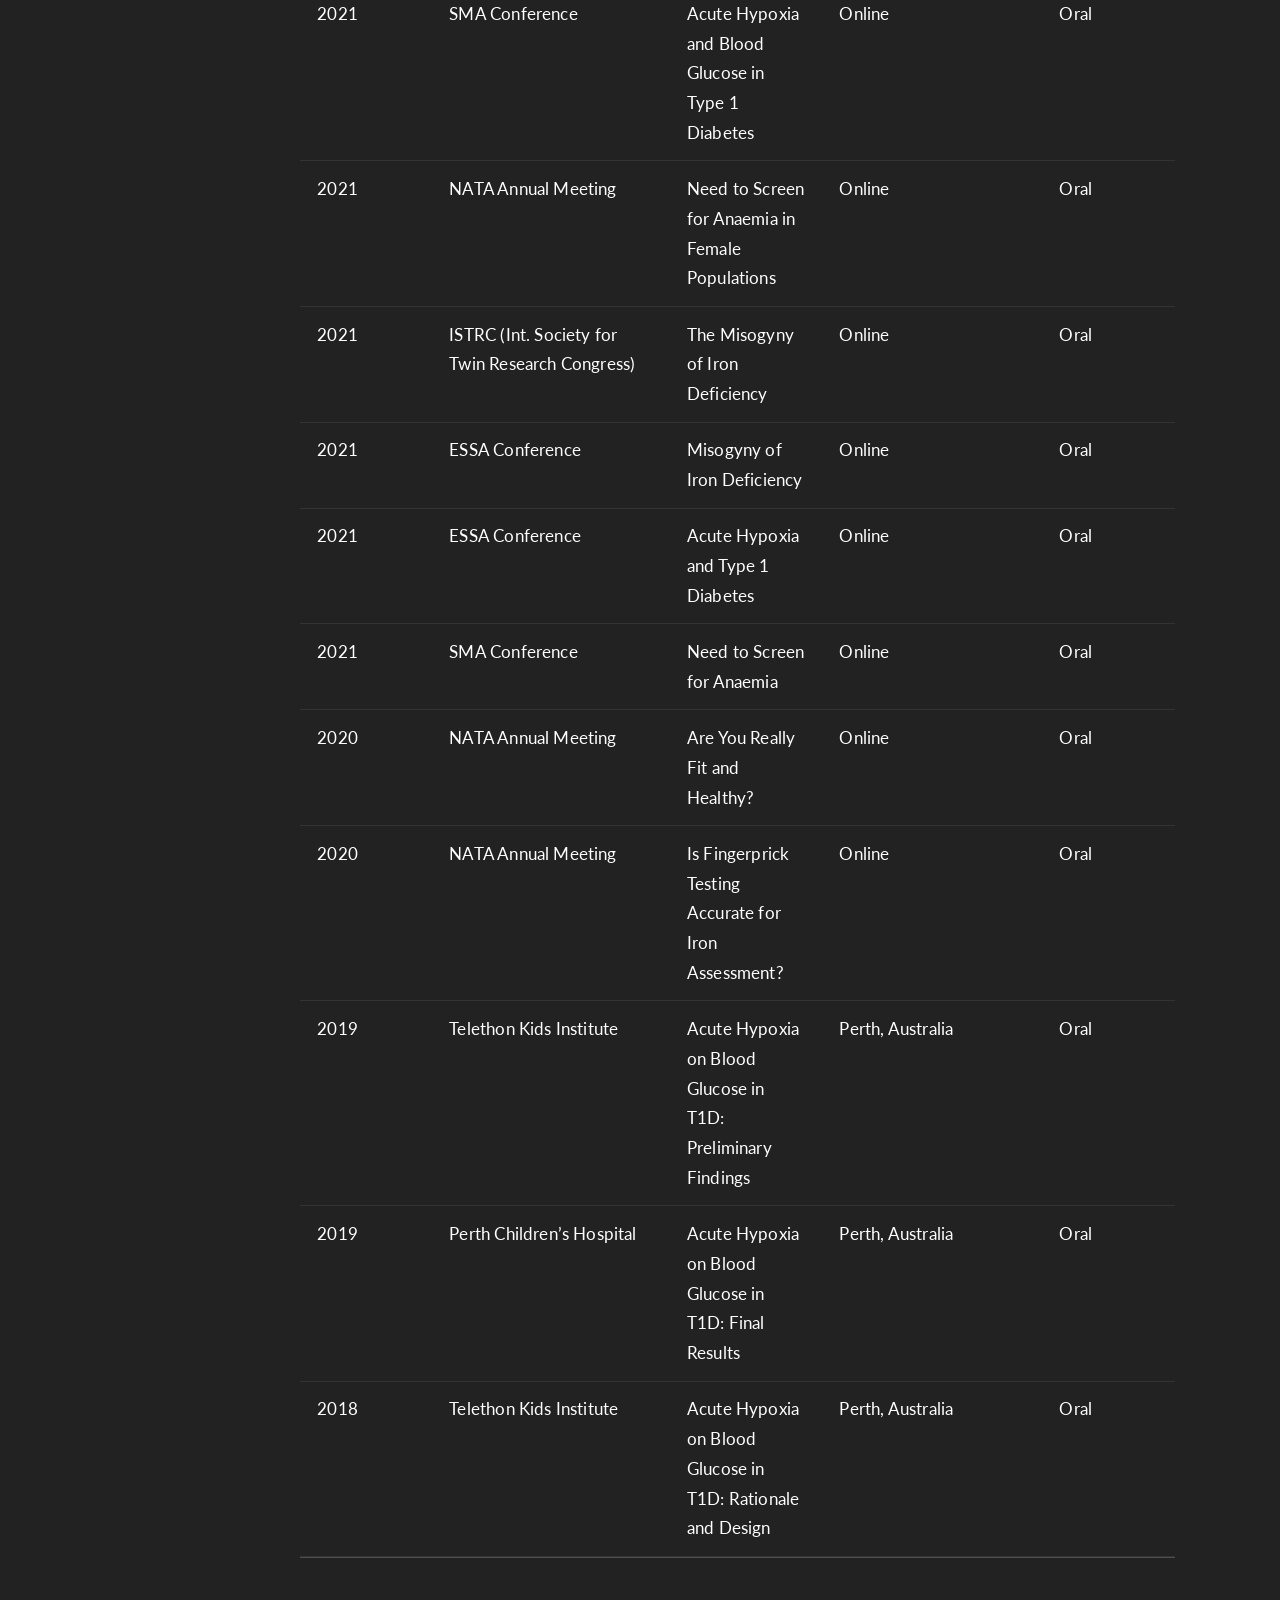
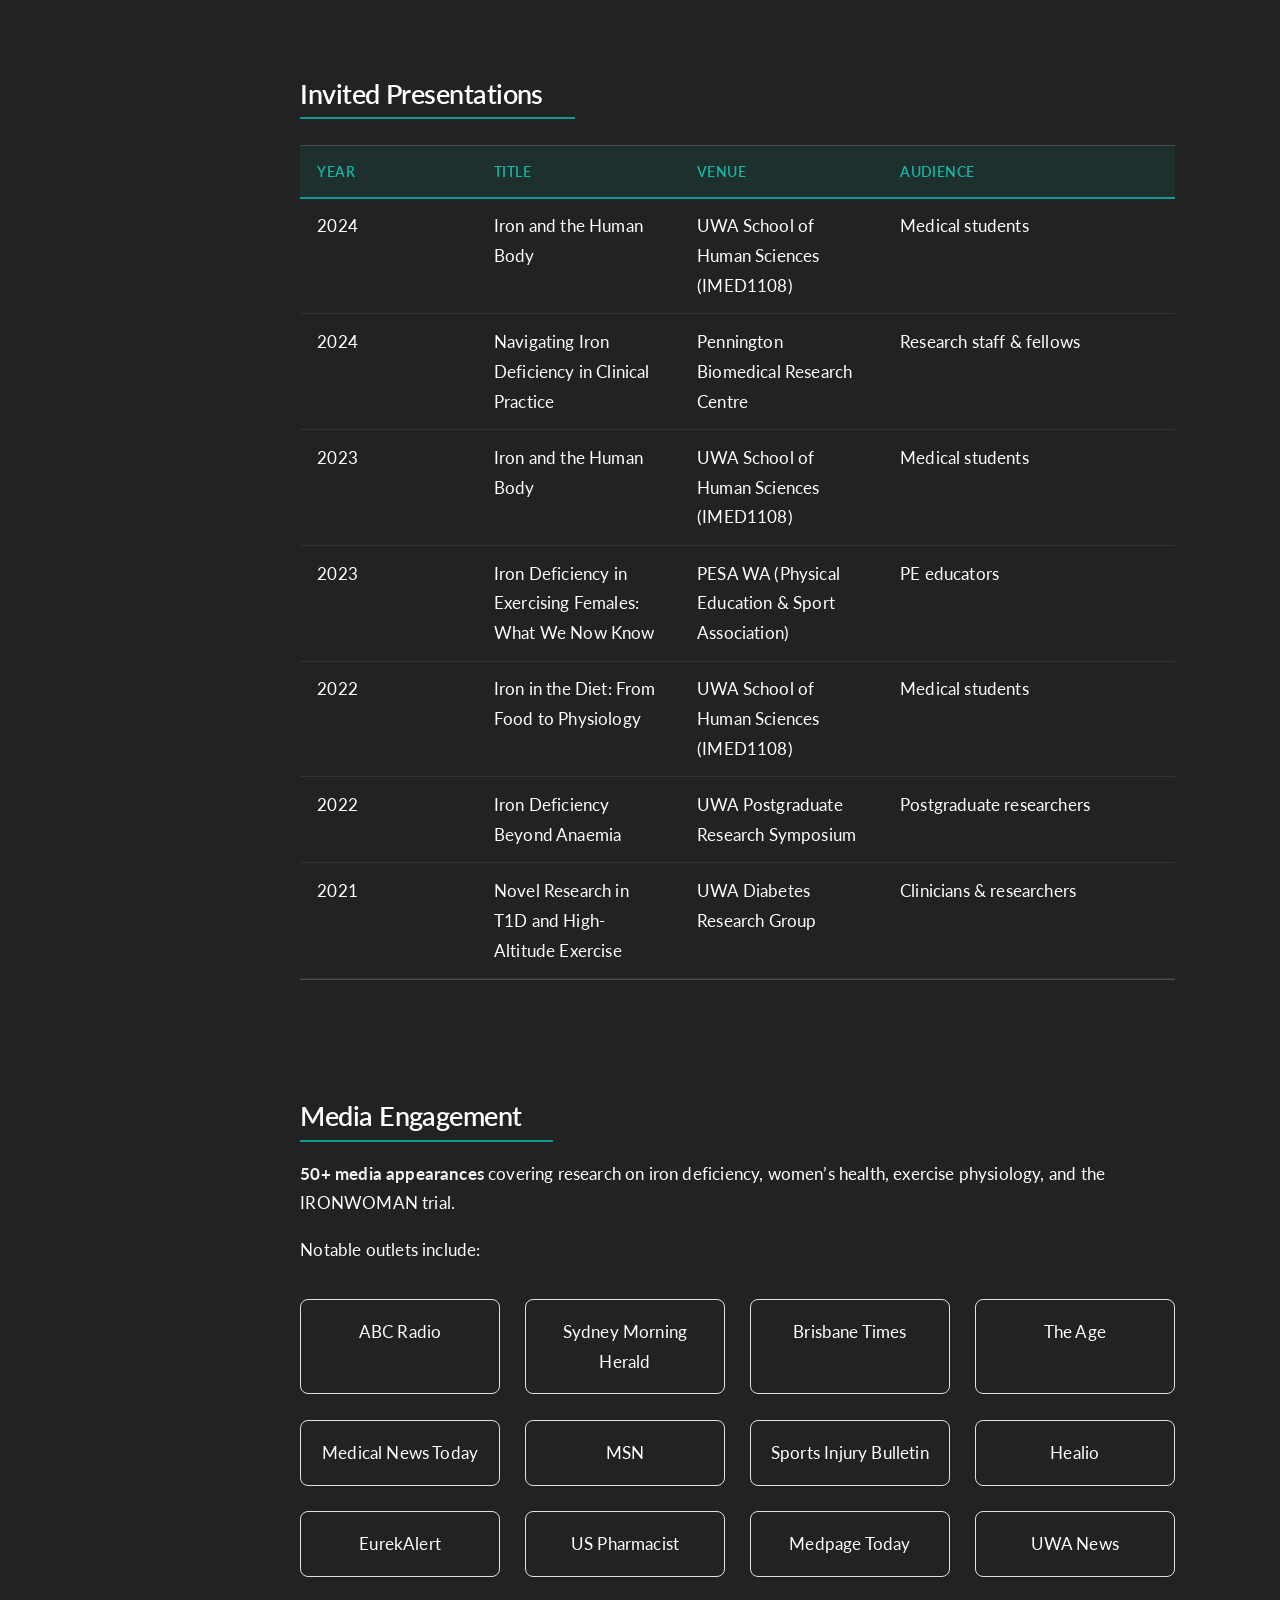
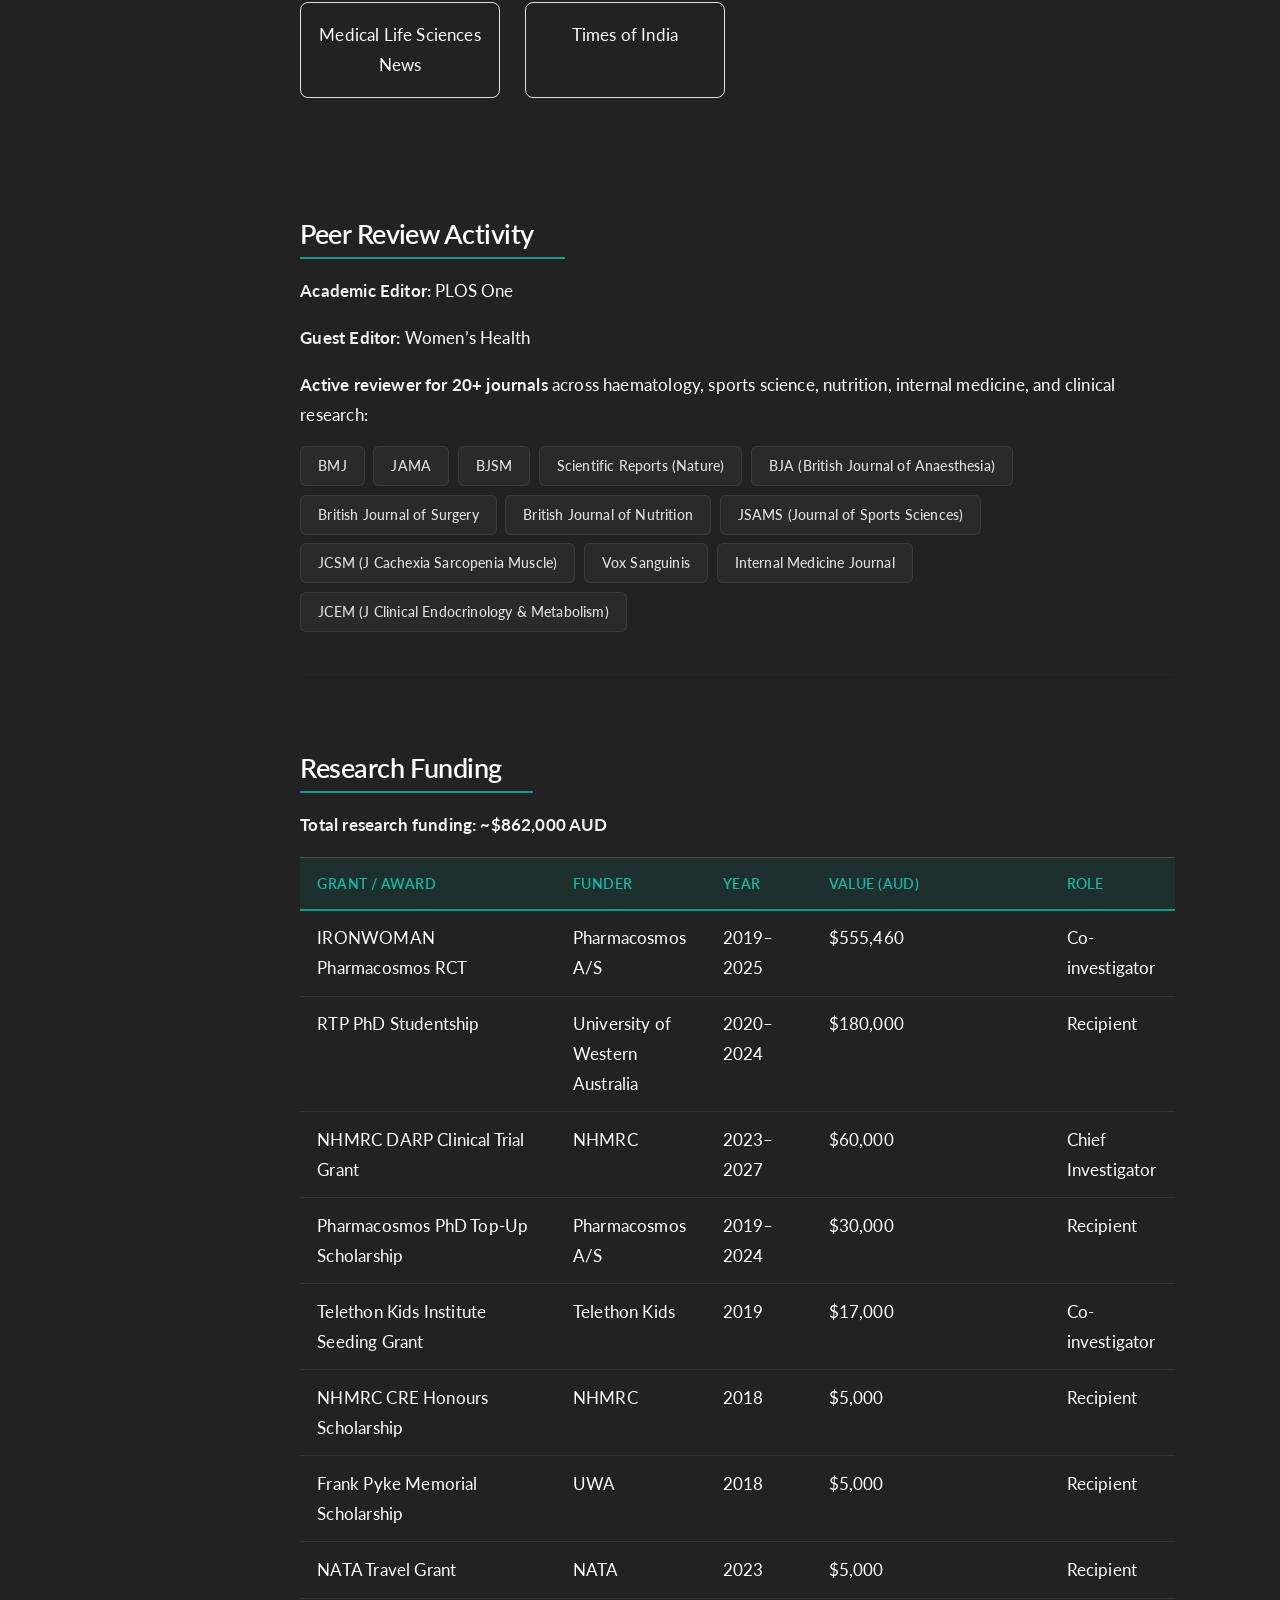
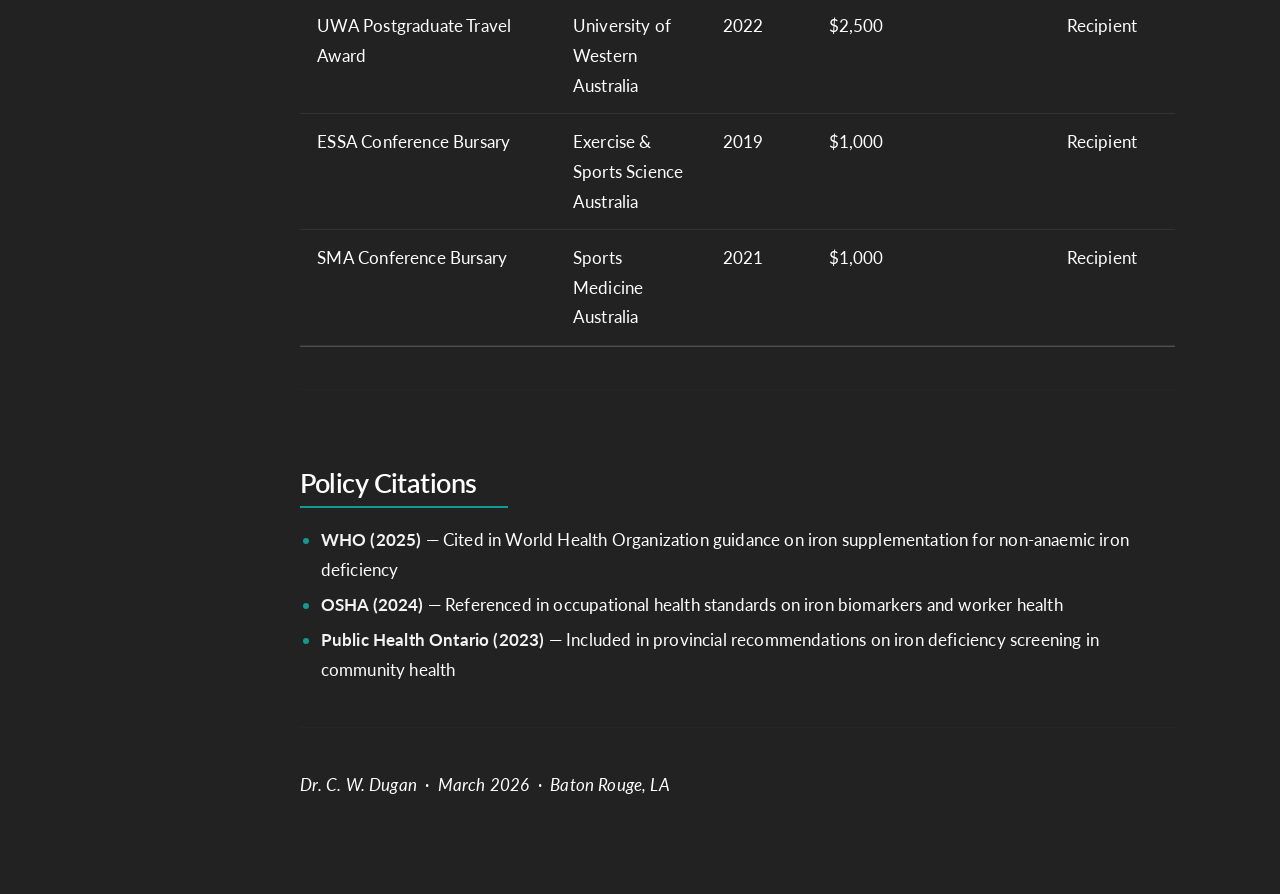
<file: docs/research-output.html>
<!DOCTYPE html>
<html xmlns="http://www.w3.org/1999/xhtml" lang="en" xml:lang="en"><head>

<meta charset="utf-8">
<meta name="generator" content="quarto-1.9.36">

<meta name="viewport" content="width=device-width, initial-scale=1.0, user-scalable=yes">


<title>research-output – Dr. Cory Dugan | Biostatistician</title>
<style>
/* Default styles provided by pandoc.
** See https://pandoc.org/MANUAL.html#variables-for-html for config info.
*/
code{white-space: pre-wrap;}
span.smallcaps{font-variant: small-caps;}
div.columns{display: flex; gap: min(4vw, 1.5em);}
div.column{flex: auto; overflow-x: auto;}
div.hanging-indent{margin-left: 1.5em; text-indent: -1.5em;}
ul.task-list{list-style: none;}
ul.task-list li input[type="checkbox"] {
  width: 0.8em;
  margin: 0 0.8em 0.2em -1em; /* quarto-specific, see https://github.com/quarto-dev/quarto-cli/issues/4556 */ 
  vertical-align: middle;
}
</style>


<script src="site_libs/quarto-nav/quarto-nav.js"></script>
<script src="site_libs/quarto-nav/headroom.min.js"></script>
<script src="site_libs/clipboard/clipboard.min.js"></script>
<script src="site_libs/quarto-search/autocomplete.umd.js"></script>
<script src="site_libs/quarto-search/fuse.min.js"></script>
<script src="site_libs/quarto-search/quarto-search.js"></script>
<meta name="quarto:offset" content="./">
<script src="site_libs/quarto-html/quarto.js" type="module"></script>
<script src="site_libs/quarto-html/tabsets/tabsets.js" type="module"></script>
<script src="site_libs/quarto-html/popper.min.js"></script>
<script src="site_libs/quarto-html/tippy.umd.min.js"></script>
<script src="site_libs/quarto-html/anchor.min.js"></script>
<link href="site_libs/quarto-html/tippy.css" rel="stylesheet">
<link href="site_libs/quarto-html/quarto-syntax-highlighting-dark-f418161beb48e0141c760e455f12af2c.css" rel="stylesheet" id="quarto-text-highlighting-styles">
<script src="site_libs/bootstrap/bootstrap.min.js"></script>
<link href="site_libs/bootstrap/bootstrap-icons.css" rel="stylesheet">
<link href="site_libs/bootstrap/bootstrap-d6fd904d1c54ba319e3f8c30b794b012.min.css" rel="stylesheet" append-hash="true" id="quarto-bootstrap" data-mode="dark">
<script id="quarto-search-options" type="application/json">{
  "location": "navbar",
  "copy-button": false,
  "collapse-after": 3,
  "panel-placement": "end",
  "type": "overlay",
  "limit": 50,
  "keyboard-shortcut": [
    "f",
    "/",
    "s"
  ],
  "show-item-context": false,
  "language": {
    "search-no-results-text": "No results",
    "search-matching-documents-text": "matching documents",
    "search-copy-link-title": "Copy link to search",
    "search-hide-matches-text": "Hide additional matches",
    "search-more-match-text": "more match in this document",
    "search-more-matches-text": "more matches in this document",
    "search-clear-button-title": "Clear",
    "search-text-placeholder": "",
    "search-detached-cancel-button-title": "Cancel",
    "search-submit-button-title": "Submit",
    "search-label": "Search"
  }
}</script>


<link rel="stylesheet" href="styles.css">
</head>

<body class="floating nav-fixed quarto-light">

<div id="quarto-search-results"></div>
  <header id="quarto-header" class="headroom fixed-top">
    <nav class="navbar navbar-expand-lg " data-bs-theme="dark">
      <div class="navbar-container container-fluid">
      <div class="navbar-brand-container mx-auto">
    <a class="navbar-brand" href="./index.html">
    <span class="navbar-title">Dr.&nbsp;Cory Dugan | Biostatistician</span>
    </a>
  </div>
            <div id="quarto-search" class="" title="Search"></div>
          <button class="navbar-toggler" type="button" data-bs-toggle="collapse" data-bs-target="#navbarCollapse" aria-controls="navbarCollapse" role="menu" aria-expanded="false" aria-label="Toggle navigation" onclick="if (window.quartoToggleHeadroom) { window.quartoToggleHeadroom(); }">
  <span class="navbar-toggler-icon"></span>
</button>
          <div class="collapse navbar-collapse" id="navbarCollapse">
            <ul class="navbar-nav navbar-nav-scroll me-auto">
  <li class="nav-item">
    <a class="nav-link" href="./index.html"> 
<span class="menu-text">Home</span></a>
  </li>  
  <li class="nav-item">
    <a class="nav-link" href="./about.html"> 
<span class="menu-text">About</span></a>
  </li>  
  <li class="nav-item">
    <a class="nav-link" href="./projects.html"> 
<span class="menu-text">Projects</span></a>
  </li>  
  <li class="nav-item">
    <a class="nav-link" href="./meta-analysis.html"> 
<span class="menu-text">Meta-Analysis</span></a>
  </li>  
  <li class="nav-item">
    <a class="nav-link" href="./cv.html"> 
<span class="menu-text">CV</span></a>
  </li>  
  <li class="nav-item">
    <a class="nav-link active" href="./research-output.html" aria-current="page"> 
<span class="menu-text">Research Output</span></a>
  </li>  
</ul>
            <ul class="navbar-nav navbar-nav-scroll ms-auto">
  <li class="nav-item compact">
    <a class="nav-link" href="https://www.linkedin.com/in/cory-dugan-phd/"> <i class="bi bi-linkedin" role="img" aria-label="LinkedIn">
</i> 
<span class="menu-text"></span></a>
  </li>  
</ul>
          </div> <!-- /navcollapse -->
            <div class="quarto-navbar-tools">
</div>
      </div> <!-- /container-fluid -->
    </nav>
</header>
<!-- content -->
<div id="quarto-content" class="quarto-container page-columns page-rows-contents page-layout-full page-navbar">
<!-- sidebar -->
  <nav id="quarto-sidebar" class="sidebar collapse collapse-horizontal quarto-sidebar-collapse-item sidebar-navigation floating overflow-auto">
    <nav id="TOC" role="doc-toc" class="toc-active">
    <h2 id="toc-title">On this page</h2>
   
  <ul class="collapse">
  <li><a href="#research-output" id="toc-research-output" class="nav-link active" data-scroll-target="#research-output">Research Output</a></li>
  <li><a href="#conference-presentations" id="toc-conference-presentations" class="nav-link" data-scroll-target="#conference-presentations">Conference Presentations</a></li>
  <li><a href="#invited-presentations" id="toc-invited-presentations" class="nav-link" data-scroll-target="#invited-presentations">Invited Presentations</a></li>
  <li><a href="#media-engagement" id="toc-media-engagement" class="nav-link" data-scroll-target="#media-engagement">Media Engagement</a></li>
  <li><a href="#peer-review-activity" id="toc-peer-review-activity" class="nav-link" data-scroll-target="#peer-review-activity">Peer Review Activity</a></li>
  <li><a href="#research-funding" id="toc-research-funding" class="nav-link" data-scroll-target="#research-funding">Research Funding</a></li>
  <li><a href="#policy-citations" id="toc-policy-citations" class="nav-link" data-scroll-target="#policy-citations">Policy Citations</a></li>
  </ul>
</nav>
</nav>
<div id="quarto-sidebar-glass" class="quarto-sidebar-collapse-item" data-bs-toggle="collapse" data-bs-target=".quarto-sidebar-collapse-item"></div>
<!-- margin-sidebar -->
    <div id="quarto-margin-sidebar" class="sidebar margin-sidebar zindex-bottom">
    </div>
<!-- main -->
<main class="content column-page-right" id="quarto-document-content"><header id="title-block-header" class="quarto-title-block"></header>




<section id="research-output" class="level2">
<h2 class="anchored" data-anchor-id="research-output">Research Output</h2>
<p>Conferences · Presentations · Media · Peer Review · Funding</p>
<hr>
</section>
<section id="conference-presentations" class="level2">
<h2 class="anchored" data-anchor-id="conference-presentations">Conference Presentations</h2>
<table class="caption-top table">
<colgroup>
<col style="width: 15%">
<col style="width: 27%">
<col style="width: 17%">
<col style="width: 25%">
<col style="width: 15%">
</colgroup>
<thead>
<tr class="header">
<th>Year</th>
<th>Conference</th>
<th>Title</th>
<th>Location</th>
<th>Type</th>
</tr>
</thead>
<tbody>
<tr class="odd">
<td>2025</td>
<td>Pennington Symposium</td>
<td>Residence at moderate altitude and metabolic markers</td>
<td>Baton Rouge, LA</td>
<td>Oral</td>
</tr>
<tr class="even">
<td>2024</td>
<td>NATA Annual Meeting</td>
<td>Intravenous Iron Lower Rates of Anaemia in Active Females</td>
<td>Bologna, Italy</td>
<td>Oral</td>
</tr>
<tr class="odd">
<td>2024</td>
<td>AusIron 2024</td>
<td>Iron and Female Athletes</td>
<td>Online</td>
<td>Oral</td>
</tr>
<tr class="even">
<td>2024</td>
<td>NATA</td>
<td>What is Normal Iron Metabolism?</td>
<td>Online</td>
<td>Oral</td>
</tr>
<tr class="odd">
<td>2024</td>
<td>NATA</td>
<td>TikTok and Iron Deficiency Awareness</td>
<td>Online</td>
<td>Poster</td>
</tr>
<tr class="even">
<td>2024</td>
<td>NATA</td>
<td>IRONWOMAN Trial Results</td>
<td>Online</td>
<td>Oral</td>
</tr>
<tr class="odd">
<td>2023</td>
<td>NATA Annual Meeting</td>
<td>Screening and Assessing Iron Status in Active Women</td>
<td>Online</td>
<td>Oral</td>
</tr>
<tr class="even">
<td>2022</td>
<td>NATA Annual Meeting</td>
<td>Systematic Review and Meta-analysis of IV Iron for Non-Anaemic Iron Deficiency</td>
<td>Online</td>
<td>Oral</td>
</tr>
<tr class="odd">
<td>2021</td>
<td>SMA Conference</td>
<td>Acute Hypoxia and Blood Glucose in Type 1 Diabetes</td>
<td>Online</td>
<td>Oral</td>
</tr>
<tr class="even">
<td>2021</td>
<td>NATA Annual Meeting</td>
<td>Need to Screen for Anaemia in Female Populations</td>
<td>Online</td>
<td>Oral</td>
</tr>
<tr class="odd">
<td>2021</td>
<td>ISTRC (Int. Society for Twin Research Congress)</td>
<td>The Misogyny of Iron Deficiency</td>
<td>Online</td>
<td>Oral</td>
</tr>
<tr class="even">
<td>2021</td>
<td>ESSA Conference</td>
<td>Misogyny of Iron Deficiency</td>
<td>Online</td>
<td>Oral</td>
</tr>
<tr class="odd">
<td>2021</td>
<td>ESSA Conference</td>
<td>Acute Hypoxia and Type 1 Diabetes</td>
<td>Online</td>
<td>Oral</td>
</tr>
<tr class="even">
<td>2021</td>
<td>SMA Conference</td>
<td>Need to Screen for Anaemia</td>
<td>Online</td>
<td>Oral</td>
</tr>
<tr class="odd">
<td>2020</td>
<td>NATA Annual Meeting</td>
<td>Are You Really Fit and Healthy?</td>
<td>Online</td>
<td>Oral</td>
</tr>
<tr class="even">
<td>2020</td>
<td>NATA Annual Meeting</td>
<td>Is Fingerprick Testing Accurate for Iron Assessment?</td>
<td>Online</td>
<td>Oral</td>
</tr>
<tr class="odd">
<td>2019</td>
<td>Telethon Kids Institute</td>
<td>Acute Hypoxia on Blood Glucose in T1D: Preliminary Findings</td>
<td>Perth, Australia</td>
<td>Oral</td>
</tr>
<tr class="even">
<td>2019</td>
<td>Perth Children’s Hospital</td>
<td>Acute Hypoxia on Blood Glucose in T1D: Final Results</td>
<td>Perth, Australia</td>
<td>Oral</td>
</tr>
<tr class="odd">
<td>2018</td>
<td>Telethon Kids Institute</td>
<td>Acute Hypoxia on Blood Glucose in T1D: Rationale and Design</td>
<td>Perth, Australia</td>
<td>Oral</td>
</tr>
</tbody>
</table>
<hr>
</section>
<section id="invited-presentations" class="level2">
<h2 class="anchored" data-anchor-id="invited-presentations">Invited Presentations</h2>
<table class="caption-top table">
<colgroup>
<col style="width: 20%">
<col style="width: 23%">
<col style="width: 23%">
<col style="width: 33%">
</colgroup>
<thead>
<tr class="header">
<th>Year</th>
<th>Title</th>
<th>Venue</th>
<th>Audience</th>
</tr>
</thead>
<tbody>
<tr class="odd">
<td>2024</td>
<td>Iron and the Human Body</td>
<td>UWA School of Human Sciences (IMED1108)</td>
<td>Medical students</td>
</tr>
<tr class="even">
<td>2024</td>
<td>Navigating Iron Deficiency in Clinical Practice</td>
<td>Pennington Biomedical Research Centre</td>
<td>Research staff &amp; fellows</td>
</tr>
<tr class="odd">
<td>2023</td>
<td>Iron and the Human Body</td>
<td>UWA School of Human Sciences (IMED1108)</td>
<td>Medical students</td>
</tr>
<tr class="even">
<td>2023</td>
<td>Iron Deficiency in Exercising Females: What We Now Know</td>
<td>PESA WA (Physical Education &amp; Sport Association)</td>
<td>PE educators</td>
</tr>
<tr class="odd">
<td>2022</td>
<td>Iron in the Diet: From Food to Physiology</td>
<td>UWA School of Human Sciences (IMED1108)</td>
<td>Medical students</td>
</tr>
<tr class="even">
<td>2022</td>
<td>Iron Deficiency Beyond Anaemia</td>
<td>UWA Postgraduate Research Symposium</td>
<td>Postgraduate researchers</td>
</tr>
<tr class="odd">
<td>2021</td>
<td>Novel Research in T1D and High-Altitude Exercise</td>
<td>UWA Diabetes Research Group</td>
<td>Clinicians &amp; researchers</td>
</tr>
</tbody>
</table>
<hr>
</section>
<section id="media-engagement" class="level2">
<h2 class="anchored" data-anchor-id="media-engagement">Media Engagement</h2>
<p><strong>50+ media appearances</strong> covering research on iron deficiency, women’s health, exercise physiology, and the IRONWOMAN trial.</p>
<p>Notable outlets include:</p>
<div class="media-grid" style="display: grid; grid-template-columns: repeat(auto-fit, minmax(180px, 1fr)); gap: 1.5rem; margin: 2rem 0;">
  <div style="text-align: center; padding: 1rem; border: 1px solid #e0e0e0; border-radius: 8px;">ABC Radio</div>
  <div style="text-align: center; padding: 1rem; border: 1px solid #e0e0e0; border-radius: 8px;">Sydney Morning Herald</div>
  <div style="text-align: center; padding: 1rem; border: 1px solid #e0e0e0; border-radius: 8px;">Brisbane Times</div>
  <div style="text-align: center; padding: 1rem; border: 1px solid #e0e0e0; border-radius: 8px;">The Age</div>
  <div style="text-align: center; padding: 1rem; border: 1px solid #e0e0e0; border-radius: 8px;">Medical News Today</div>
  <div style="text-align: center; padding: 1rem; border: 1px solid #e0e0e0; border-radius: 8px;">MSN</div>
  <div style="text-align: center; padding: 1rem; border: 1px solid #e0e0e0; border-radius: 8px;">Sports Injury Bulletin</div>
  <div style="text-align: center; padding: 1rem; border: 1px solid #e0e0e0; border-radius: 8px;">Healio</div>
  <div style="text-align: center; padding: 1rem; border: 1px solid #e0e0e0; border-radius: 8px;">EurekAlert</div>
  <div style="text-align: center; padding: 1rem; border: 1px solid #e0e0e0; border-radius: 8px;">US Pharmacist</div>
  <div style="text-align: center; padding: 1rem; border: 1px solid #e0e0e0; border-radius: 8px;">Medpage Today</div>
  <div style="text-align: center; padding: 1rem; border: 1px solid #e0e0e0; border-radius: 8px;">UWA News</div>
  <div style="text-align: center; padding: 1rem; border: 1px solid #e0e0e0; border-radius: 8px;">Medical Life Sciences News</div>
  <div style="text-align: center; padding: 1rem; border: 1px solid #e0e0e0; border-radius: 8px;">Times of India</div>
</div>
<hr>
</section>
<section id="peer-review-activity" class="level2">
<h2 class="anchored" data-anchor-id="peer-review-activity">Peer Review Activity</h2>
<p><strong>Academic Editor:</strong> PLOS One</p>
<p><strong>Guest Editor:</strong> Women’s Health</p>
<p><strong>Active reviewer for 20+ journals</strong> across haematology, sports science, nutrition, internal medicine, and clinical research:</p>
<div class="toolkit-row">
  <span class="toolkit-chip">BMJ</span>
  <span class="toolkit-chip">JAMA</span>
  <span class="toolkit-chip">BJSM</span>
  <span class="toolkit-chip">Scientific Reports (Nature)</span>
  <span class="toolkit-chip">BJA (British Journal of Anaesthesia)</span>
  <span class="toolkit-chip">British Journal of Surgery</span>
  <span class="toolkit-chip">British Journal of Nutrition</span>
  <span class="toolkit-chip">JSAMS (Journal of Sports Sciences)</span>
  <span class="toolkit-chip">JCSM (J Cachexia Sarcopenia Muscle)</span>
  <span class="toolkit-chip">Vox Sanguinis</span>
  <span class="toolkit-chip">Internal Medicine Journal</span>
  <span class="toolkit-chip">JCEM (J Clinical Endocrinology &amp; Metabolism)</span>
</div>
<hr>
</section>
<section id="research-funding" class="level2">
<h2 class="anchored" data-anchor-id="research-funding">Research Funding</h2>
<p><strong>Total research funding: ~$862,000 AUD</strong></p>
<table class="caption-top table">
<colgroup>
<col style="width: 29%">
<col style="width: 17%">
<col style="width: 12%">
<col style="width: 27%">
<col style="width: 12%">
</colgroup>
<thead>
<tr class="header">
<th>Grant / Award</th>
<th>Funder</th>
<th>Year</th>
<th>Value (AUD)</th>
<th>Role</th>
</tr>
</thead>
<tbody>
<tr class="odd">
<td>IRONWOMAN Pharmacosmos RCT</td>
<td>Pharmacosmos A/S</td>
<td>2019–2025</td>
<td>$555,460</td>
<td>Co-investigator</td>
</tr>
<tr class="even">
<td>RTP PhD Studentship</td>
<td>University of Western Australia</td>
<td>2020–2024</td>
<td>$180,000</td>
<td>Recipient</td>
</tr>
<tr class="odd">
<td>NHMRC DARP Clinical Trial Grant</td>
<td>NHMRC</td>
<td>2023–2027</td>
<td>$60,000</td>
<td>Chief Investigator</td>
</tr>
<tr class="even">
<td>Pharmacosmos PhD Top-Up Scholarship</td>
<td>Pharmacosmos A/S</td>
<td>2019–2024</td>
<td>$30,000</td>
<td>Recipient</td>
</tr>
<tr class="odd">
<td>Telethon Kids Institute Seeding Grant</td>
<td>Telethon Kids</td>
<td>2019</td>
<td>$17,000</td>
<td>Co-investigator</td>
</tr>
<tr class="even">
<td>NHMRC CRE Honours Scholarship</td>
<td>NHMRC</td>
<td>2018</td>
<td>$5,000</td>
<td>Recipient</td>
</tr>
<tr class="odd">
<td>Frank Pyke Memorial Scholarship</td>
<td>UWA</td>
<td>2018</td>
<td>$5,000</td>
<td>Recipient</td>
</tr>
<tr class="even">
<td>NATA Travel Grant</td>
<td>NATA</td>
<td>2023</td>
<td>$5,000</td>
<td>Recipient</td>
</tr>
<tr class="odd">
<td>UWA Postgraduate Travel Award</td>
<td>University of Western Australia</td>
<td>2022</td>
<td>$2,500</td>
<td>Recipient</td>
</tr>
<tr class="even">
<td>ESSA Conference Bursary</td>
<td>Exercise &amp; Sports Science Australia</td>
<td>2019</td>
<td>$1,000</td>
<td>Recipient</td>
</tr>
<tr class="odd">
<td>SMA Conference Bursary</td>
<td>Sports Medicine Australia</td>
<td>2021</td>
<td>$1,000</td>
<td>Recipient</td>
</tr>
</tbody>
</table>
<hr>
</section>
<section id="policy-citations" class="level2">
<h2 class="anchored" data-anchor-id="policy-citations">Policy Citations</h2>
<ul>
<li><strong>WHO (2025)</strong> — Cited in World Health Organization guidance on iron supplementation for non-anaemic iron deficiency</li>
<li><strong>OSHA (2024)</strong> — Referenced in occupational health standards on iron biomarkers and worker health</li>
<li><strong>Public Health Ontario (2023)</strong> — Included in provincial recommendations on iron deficiency screening in community health</li>
</ul>
<hr>
<p><em>Dr.&nbsp;C. W. Dugan &nbsp;·&nbsp; March 2026 &nbsp;·&nbsp; Baton Rouge, LA</em></p>


</section>

</main> <!-- /main -->
<script id="quarto-html-after-body" type="application/javascript">
  window.document.addEventListener("DOMContentLoaded", function (event) {
    const icon = "";
    const anchorJS = new window.AnchorJS();
    anchorJS.options = {
      placement: 'right',
      icon: icon
    };
    anchorJS.add('.anchored');
    const isCodeAnnotation = (el) => {
      for (const clz of el.classList) {
        if (clz.startsWith('code-annotation-')) {                     
          return true;
        }
      }
      return false;
    }
    const onCopySuccess = function(e) {
      // button target
      const button = e.trigger;
      // don't keep focus
      button.blur();
      // flash "checked"
      button.classList.add('code-copy-button-checked');
      var currentTitle = button.getAttribute("title");
      button.setAttribute("title", "Copied!");
      let tooltip;
      if (window.bootstrap) {
        button.setAttribute("data-bs-toggle", "tooltip");
        button.setAttribute("data-bs-placement", "left");
        button.setAttribute("data-bs-title", "Copied!");
        tooltip = new bootstrap.Tooltip(button, 
          { trigger: "manual", 
            customClass: "code-copy-button-tooltip",
            offset: [0, -8]});
        tooltip.show();    
      }
      setTimeout(function() {
        if (tooltip) {
          tooltip.hide();
          button.removeAttribute("data-bs-title");
          button.removeAttribute("data-bs-toggle");
          button.removeAttribute("data-bs-placement");
        }
        button.setAttribute("title", currentTitle);
        button.classList.remove('code-copy-button-checked');
      }, 1000);
      // clear code selection
      e.clearSelection();
    }
    const getTextToCopy = function(trigger) {
      const outerScaffold = trigger.parentElement.cloneNode(true);
      const codeEl = outerScaffold.querySelector('code');
      for (const childEl of codeEl.children) {
        if (isCodeAnnotation(childEl)) {
          childEl.remove();
        }
      }
      return codeEl.innerText;
    }
    const clipboard = new window.ClipboardJS('.code-copy-button:not([data-in-quarto-modal])', {
      text: getTextToCopy
    });
    clipboard.on('success', onCopySuccess);
    if (window.document.getElementById('quarto-embedded-source-code-modal')) {
      const clipboardModal = new window.ClipboardJS('.code-copy-button[data-in-quarto-modal]', {
        text: getTextToCopy,
        container: window.document.getElementById('quarto-embedded-source-code-modal')
      });
      clipboardModal.on('success', onCopySuccess);
    }
      var localhostRegex = new RegExp(/^(?:http|https):\/\/localhost\:?[0-9]*\//);
      var mailtoRegex = new RegExp(/^mailto:/);
        var filterRegex = new RegExp('/' + window.location.host + '/');
      var isInternal = (href) => {
          return filterRegex.test(href) || localhostRegex.test(href) || mailtoRegex.test(href);
      }
      // Inspect non-navigation links and adorn them if external
     var links = window.document.querySelectorAll('a[href]:not(.nav-link):not(.navbar-brand):not(.toc-action):not(.sidebar-link):not(.sidebar-item-toggle):not(.pagination-link):not(.no-external):not([aria-hidden]):not(.dropdown-item):not(.quarto-navigation-tool):not(.about-link)');
      for (var i=0; i<links.length; i++) {
        const link = links[i];
        if (!isInternal(link.href)) {
          // undo the damage that might have been done by quarto-nav.js in the case of
          // links that we want to consider external
          if (link.dataset.originalHref !== undefined) {
            link.href = link.dataset.originalHref;
          }
        }
      }
    function tippyHover(el, contentFn, onTriggerFn, onUntriggerFn) {
      const config = {
        allowHTML: true,
        maxWidth: 500,
        delay: 100,
        arrow: false,
        appendTo: function(el) {
            return el.parentElement;
        },
        interactive: true,
        interactiveBorder: 10,
        theme: 'quarto',
        placement: 'bottom-start',
      };
      if (contentFn) {
        config.content = contentFn;
      }
      if (onTriggerFn) {
        config.onTrigger = onTriggerFn;
      }
      if (onUntriggerFn) {
        config.onUntrigger = onUntriggerFn;
      }
      window.tippy(el, config); 
    }
    const noterefs = window.document.querySelectorAll('a[role="doc-noteref"]');
    for (var i=0; i<noterefs.length; i++) {
      const ref = noterefs[i];
      tippyHover(ref, function() {
        // use id or data attribute instead here
        let href = ref.getAttribute('data-footnote-href') || ref.getAttribute('href');
        try { href = new URL(href).hash; } catch {}
        const id = href.replace(/^#\/?/, "");
        const note = window.document.getElementById(id);
        if (note) {
          return note.innerHTML;
        } else {
          return "";
        }
      });
    }
    const xrefs = window.document.querySelectorAll('a.quarto-xref');
    const processXRef = (id, note) => {
      // Strip column container classes
      const stripColumnClz = (el) => {
        el.classList.remove("page-full", "page-columns");
        if (el.children) {
          for (const child of el.children) {
            stripColumnClz(child);
          }
        }
      }
      stripColumnClz(note)
      if (id === null || id.startsWith('sec-')) {
        // Special case sections, only their first couple elements
        const container = document.createElement("div");
        if (note.children && note.children.length > 2) {
          container.appendChild(note.children[0].cloneNode(true));
          for (let i = 1; i < note.children.length; i++) {
            const child = note.children[i];
            if (child.tagName === "P" && child.innerText === "") {
              continue;
            } else {
              container.appendChild(child.cloneNode(true));
              break;
            }
          }
          if (window.Quarto?.typesetMath) {
            window.Quarto.typesetMath(container);
          }
          return container.innerHTML
        } else {
          if (window.Quarto?.typesetMath) {
            window.Quarto.typesetMath(note);
          }
          return note.innerHTML;
        }
      } else {
        // Remove any anchor links if they are present
        const anchorLink = note.querySelector('a.anchorjs-link');
        if (anchorLink) {
          anchorLink.remove();
        }
        if (window.Quarto?.typesetMath) {
          window.Quarto.typesetMath(note);
        }
        if (note.classList.contains("callout")) {
          return note.outerHTML;
        } else {
          return note.innerHTML;
        }
      }
    }
    for (var i=0; i<xrefs.length; i++) {
      const xref = xrefs[i];
      tippyHover(xref, undefined, function(instance) {
        instance.disable();
        let url = xref.getAttribute('href');
        let hash = undefined; 
        if (url.startsWith('#')) {
          hash = url;
        } else {
          try { hash = new URL(url).hash; } catch {}
        }
        if (hash) {
          const id = hash.replace(/^#\/?/, "");
          const note = window.document.getElementById(id);
          if (note !== null) {
            try {
              const html = processXRef(id, note.cloneNode(true));
              instance.setContent(html);
            } finally {
              instance.enable();
              instance.show();
            }
          } else {
            // See if we can fetch this
            fetch(url.split('#')[0])
            .then(res => res.text())
            .then(html => {
              const parser = new DOMParser();
              const htmlDoc = parser.parseFromString(html, "text/html");
              const note = htmlDoc.getElementById(id);
              if (note !== null) {
                const html = processXRef(id, note);
                instance.setContent(html);
              } 
            }).finally(() => {
              instance.enable();
              instance.show();
            });
          }
        } else {
          // See if we can fetch a full url (with no hash to target)
          // This is a special case and we should probably do some content thinning / targeting
          fetch(url)
          .then(res => res.text())
          .then(html => {
            const parser = new DOMParser();
            const htmlDoc = parser.parseFromString(html, "text/html");
            const note = htmlDoc.querySelector('main.content');
            if (note !== null) {
              // This should only happen for chapter cross references
              // (since there is no id in the URL)
              // remove the first header
              if (note.children.length > 0 && note.children[0].tagName === "HEADER") {
                note.children[0].remove();
              }
              const html = processXRef(null, note);
              instance.setContent(html);
            } 
          }).finally(() => {
            instance.enable();
            instance.show();
          });
        }
      }, function(instance) {
      });
    }
        let selectedAnnoteEl;
        const selectorForAnnotation = ( cell, annotation) => {
          let cellAttr = 'data-code-cell="' + cell + '"';
          let lineAttr = 'data-code-annotation="' +  annotation + '"';
          const selector = 'span[' + cellAttr + '][' + lineAttr + ']';
          return selector;
        }
        const selectCodeLines = (annoteEl) => {
          const doc = window.document;
          const targetCell = annoteEl.getAttribute("data-target-cell");
          const targetAnnotation = annoteEl.getAttribute("data-target-annotation");
          const annoteSpan = window.document.querySelector(selectorForAnnotation(targetCell, targetAnnotation));
          const lines = annoteSpan.getAttribute("data-code-lines").split(",");
          const lineIds = lines.map((line) => {
            return targetCell + "-" + line;
          })
          let top = null;
          let height = null;
          let parent = null;
          if (lineIds.length > 0) {
              //compute the position of the single el (top and bottom and make a div)
              const el = window.document.getElementById(lineIds[0]);
              top = el.offsetTop;
              height = el.offsetHeight;
              parent = el.parentElement.parentElement;
            if (lineIds.length > 1) {
              const lastEl = window.document.getElementById(lineIds[lineIds.length - 1]);
              const bottom = lastEl.offsetTop + lastEl.offsetHeight;
              height = bottom - top;
            }
            if (top !== null && height !== null && parent !== null) {
              // cook up a div (if necessary) and position it 
              let div = window.document.getElementById("code-annotation-line-highlight");
              if (div === null) {
                div = window.document.createElement("div");
                div.setAttribute("id", "code-annotation-line-highlight");
                div.style.position = 'absolute';
                parent.appendChild(div);
              }
              div.style.top = top - 2 + "px";
              div.style.height = height + 4 + "px";
              div.style.left = 0;
              let gutterDiv = window.document.getElementById("code-annotation-line-highlight-gutter");
              if (gutterDiv === null) {
                gutterDiv = window.document.createElement("div");
                gutterDiv.setAttribute("id", "code-annotation-line-highlight-gutter");
                gutterDiv.style.position = 'absolute';
                const codeCell = window.document.getElementById(targetCell);
                const gutter = codeCell.querySelector('.code-annotation-gutter');
                gutter.appendChild(gutterDiv);
              }
              gutterDiv.style.top = top - 2 + "px";
              gutterDiv.style.height = height + 4 + "px";
            }
            selectedAnnoteEl = annoteEl;
          }
        };
        const unselectCodeLines = () => {
          const elementsIds = ["code-annotation-line-highlight", "code-annotation-line-highlight-gutter"];
          elementsIds.forEach((elId) => {
            const div = window.document.getElementById(elId);
            if (div) {
              div.remove();
            }
          });
          selectedAnnoteEl = undefined;
        };
          // Handle positioning of the toggle
      window.addEventListener(
        "resize",
        throttle(() => {
          elRect = undefined;
          if (selectedAnnoteEl) {
            selectCodeLines(selectedAnnoteEl);
          }
        }, 10)
      );
      function throttle(fn, ms) {
      let throttle = false;
      let timer;
        return (...args) => {
          if(!throttle) { // first call gets through
              fn.apply(this, args);
              throttle = true;
          } else { // all the others get throttled
              if(timer) clearTimeout(timer); // cancel #2
              timer = setTimeout(() => {
                fn.apply(this, args);
                timer = throttle = false;
              }, ms);
          }
        };
      }
        // Attach click handler to the DT
        const annoteDls = window.document.querySelectorAll('dt[data-target-cell]');
        for (const annoteDlNode of annoteDls) {
          annoteDlNode.addEventListener('click', (event) => {
            const clickedEl = event.target;
            if (clickedEl !== selectedAnnoteEl) {
              unselectCodeLines();
              const activeEl = window.document.querySelector('dt[data-target-cell].code-annotation-active');
              if (activeEl) {
                activeEl.classList.remove('code-annotation-active');
              }
              selectCodeLines(clickedEl);
              clickedEl.classList.add('code-annotation-active');
            } else {
              // Unselect the line
              unselectCodeLines();
              clickedEl.classList.remove('code-annotation-active');
            }
          });
        }
    const findCites = (el) => {
      const parentEl = el.parentElement;
      if (parentEl) {
        const cites = parentEl.dataset.cites;
        if (cites) {
          return {
            el,
            cites: cites.split(' ')
          };
        } else {
          return findCites(el.parentElement)
        }
      } else {
        return undefined;
      }
    };
    var bibliorefs = window.document.querySelectorAll('a[role="doc-biblioref"]');
    for (var i=0; i<bibliorefs.length; i++) {
      const ref = bibliorefs[i];
      const citeInfo = findCites(ref);
      if (citeInfo) {
        tippyHover(citeInfo.el, function() {
          var popup = window.document.createElement('div');
          citeInfo.cites.forEach(function(cite) {
            var citeDiv = window.document.createElement('div');
            citeDiv.classList.add('hanging-indent');
            citeDiv.classList.add('csl-entry');
            var biblioDiv = window.document.getElementById('ref-' + cite);
            if (biblioDiv) {
              citeDiv.innerHTML = biblioDiv.innerHTML;
            }
            popup.appendChild(citeDiv);
          });
          return popup.innerHTML;
        });
      }
    }
  });
  </script>
</div> <!-- /content -->




</body></html>
</file>
<file: assets/css/style.css>
:root {
  --bg: #f7f6f2;
  --surface: #ffffff;
  --surface-alt: #efece6;
  --text: #1f1d19;
  --muted: #6b675f;
  --border: #d7d2c8;
  --accent: #0d6664;
  --accent-dark: #0a4f4d;
  --max: 1120px;
  --radius: 18px;
  --shadow: 0 10px 30px rgba(22, 20, 16, 0.08);
}

* {
  box-sizing: border-box;
}

html {
  scroll-behavior: smooth;
}

body {
  margin: 0;
  font-family: "Work Sans", sans-serif;
  font-size: 16px;
  line-height: 1.65;
  background: var(--bg);
  color: var(--text);
}

h1,
h2,
h3 {
  margin-top: 0;
  line-height: 1.1;
  color: var(--text);
}

h1,
h2 {
  font-family: "Instrument Serif", serif;
  font-weight: 400;
}

p {
  margin: 0 0 1rem 0;
  max-width: 68ch;
}

a {
  color: var(--text);
}

.skip-link {
  position: absolute;
  left: -9999px;
}

.skip-link:focus {
  left: 1rem;
  top: 1rem;
  z-index: 1000;
  background: var(--surface);
  padding: 0.75rem 1rem;
  border: 1px solid var(--border);
}

.container {
  width: min(var(--max), calc(100% - 2rem));
  margin: 0 auto;
}

.site-header {
  position: sticky;
  top: 0;
  background: rgba(247, 246, 242, 0.92);
  backdrop-filter: blur(10px);
  border-bottom: 1px solid rgba(215, 210, 200, 0.7);
}

.nav-wrap {
  display: flex;
  align-items: center;
  justify-content: space-between;
  padding: 1rem 0;
  gap: 1rem;
}

.brand {
  font-weight: 700;
  letter-spacing: 0.02em;
}

.nav {
  display: flex;
  gap: 1.25rem;
  flex-wrap: wrap;
}

.nav a {
  text-decoration: none;
  color: var(--muted);
}

.nav a:hover,
.nav a:focus {
  color: var(--text);
}

.hero {
  padding: 5rem 0 4rem;
}

.hero-grid {
  display: grid;
  grid-template-columns: 1.5fr 1fr;
  gap: 2rem;
  align-items: start;
}

.eyebrow,
.section-label {
  text-transform: uppercase;
  letter-spacing: 0.08em;
  font-size: 0.78rem;
  color: var(--muted);
  margin-bottom: 1rem;
}

h1 {
  font-size: clamp(2.5rem, 6vw, 4.5rem);
  max-width: 12ch;
  margin-bottom: 1.25rem;
}

h2 {
  font-size: clamp(2rem, 4vw, 3.25rem);
  margin-bottom: 1rem;
}

h3 {
  font-size: 1.15rem;
  margin-bottom: 0.75rem;
}

.lead {
  font-size: 1.12rem;
  color: var(--muted);
  max-width: 58ch;
}

.hero-links {
  display: flex;
  gap: 1rem;
  margin-top: 2rem;
  flex-wrap: wrap;
}

.button {
  display: inline-block;
  padding: 0.85rem 1.2rem;
  border-radius: 999px;
  text-decoration: none;
  border: 1px solid var(--border);
  transition: 0.2s ease;
  font-weight: 500;
}

.button-primary {
  background: var(--accent);
  color: white;
  border-color: var(--accent);
}

.button-primary:hover,
.button-primary:focus {
  background: var(--accent-dark);
  border-color: var(--accent-dark);
}

.button-secondary {
  background: var(--surface);
}

.button-secondary:hover,
.button-secondary:focus {
  border-color: var(--text);
}

.hero-card,
.card {
  background: var(--surface);
  border: 1px solid var(--border);
  border-radius: var(--radius);
  box-shadow: var(--shadow);
}

.hero-card {
  padding: 1.5rem;
}

.hero-card h2 {
  font-size: 1.5rem;
  font-family: "Work Sans", sans-serif;
  font-weight: 600;
}

.hero-card ul {
  margin: 0;
  padding-left: 1.2rem;
}

.section {
  padding: 4.5rem 0;
}

.section-alt {
  background: var(--surface-alt);
}

.two-column {
  display: grid;
  grid-template-columns: 0.9fr 1.3fr;
  gap: 2rem;
}

.cards {
  display: grid;
  grid-template-columns: repeat(3, 1fr);
  gap: 1.25rem;
  margin-top: 1.5rem;
}

.card {
  padding: 1.5rem;
}

.cv-actions {
  margin-top: 2rem;
}

.contact-list {
  display: grid;
  gap: 0.85rem;
}

.contact-list a {
  width: fit-content;
  text-decoration: none;
  border-bottom: 1px solid transparent;
}

.contact-list a:hover,
.contact-list a:focus {
  border-color: var(--text);
}

@media (max-width: 860px) {
  .hero-grid,
  .two-column,
  .cards {
    grid-template-columns: 1fr;
  }

  .hero {
    padding: 3.5rem 0 3rem;
  }

  h1 {
    font-size: clamp(2.5rem, 6vw, 4.5rem);
    max-width: 12ch;
    margin-bottom: 1.25rem;
  }

  .nav-wrap {
    align-items: flex-start;
    flex-direction: column;
  }
}
</file>
<file: docs/site_libs/quarto-html/tippy.css>
.tippy-box[data-animation=fade][data-state=hidden]{opacity:0}[data-tippy-root]{max-width:calc(100vw - 10px)}.tippy-box{position:relative;background-color:#333;color:#fff;border-radius:4px;font-size:14px;line-height:1.4;white-space:normal;outline:0;transition-property:transform,visibility,opacity}.tippy-box[data-placement^=top]>.tippy-arrow{bottom:0}.tippy-box[data-placement^=top]>.tippy-arrow:before{bottom:-7px;left:0;border-width:8px 8px 0;border-top-color:initial;transform-origin:center top}.tippy-box[data-placement^=bottom]>.tippy-arrow{top:0}.tippy-box[data-placement^=bottom]>.tippy-arrow:before{top:-7px;left:0;border-width:0 8px 8px;border-bottom-color:initial;transform-origin:center bottom}.tippy-box[data-placement^=left]>.tippy-arrow{right:0}.tippy-box[data-placement^=left]>.tippy-arrow:before{border-width:8px 0 8px 8px;border-left-color:initial;right:-7px;transform-origin:center left}.tippy-box[data-placement^=right]>.tippy-arrow{left:0}.tippy-box[data-placement^=right]>.tippy-arrow:before{left:-7px;border-width:8px 8px 8px 0;border-right-color:initial;transform-origin:center right}.tippy-box[data-inertia][data-state=visible]{transition-timing-function:cubic-bezier(.54,1.5,.38,1.11)}.tippy-arrow{width:16px;height:16px;color:#333}.tippy-arrow:before{content:"";position:absolute;border-color:transparent;border-style:solid}.tippy-content{position:relative;padding:5px 9px;z-index:1}
</file>
<file: docs/site_libs/quarto-html/quarto-syntax-highlighting-dark-f418161beb48e0141c760e455f12af2c.css>
/* quarto syntax highlight colors */
:root {
  --quarto-hl-al-color: #f07178;
  --quarto-hl-an-color: #d4d0ab;
  --quarto-hl-at-color: #00e0e0;
  --quarto-hl-bn-color: #d4d0ab;
  --quarto-hl-bu-color: #abe338;
  --quarto-hl-ch-color: #abe338;
  --quarto-hl-co-color: #f8f8f2;
  --quarto-hl-cv-color: #ffd700;
  --quarto-hl-cn-color: #ffd700;
  --quarto-hl-cf-color: #ffa07a;
  --quarto-hl-dt-color: #ffa07a;
  --quarto-hl-dv-color: #d4d0ab;
  --quarto-hl-do-color: #f8f8f2;
  --quarto-hl-er-color: #f07178;
  --quarto-hl-ex-color: #00e0e0;
  --quarto-hl-fl-color: #d4d0ab;
  --quarto-hl-fu-color: #ffa07a;
  --quarto-hl-im-color: #abe338;
  --quarto-hl-in-color: #d4d0ab;
  --quarto-hl-kw-color: #ffa07a;
  --quarto-hl-op-color: #ffa07a;
  --quarto-hl-ot-color: #00e0e0;
  --quarto-hl-pp-color: #dcc6e0;
  --quarto-hl-re-color: #00e0e0;
  --quarto-hl-sc-color: #abe338;
  --quarto-hl-ss-color: #abe338;
  --quarto-hl-st-color: #abe338;
  --quarto-hl-va-color: #00e0e0;
  --quarto-hl-vs-color: #abe338;
  --quarto-hl-wa-color: #dcc6e0;
}

/* other quarto variables */
:root {
  --quarto-font-monospace: SFMono-Regular, Menlo, Monaco, Consolas, "Liberation Mono", "Courier New", monospace;
}

/* syntax highlight based on Pandoc's rules */
pre > code.sourceCode > span {
  color: #f8f8f2;
}

code.sourceCode > span {
  color: #f8f8f2;
}

div.sourceCode,
div.sourceCode pre.sourceCode {
  color: #f8f8f2;
}

/* Normal */
code span {
  color: #f8f8f2;
}

/* Alert */
code span.al {
  color: #f07178;
}

/* Annotation */
code span.an {
  color: #d4d0ab;
}

/* Attribute */
code span.at {
  color: #00e0e0;
}

/* BaseN */
code span.bn {
  color: #d4d0ab;
}

/* BuiltIn */
code span.bu {
  color: #abe338;
}

/* ControlFlow */
code span.cf {
  font-weight: bold;
  color: #ffa07a;
}

/* Char */
code span.ch {
  color: #abe338;
}

/* Constant */
code span.cn {
  color: #ffd700;
}

/* Comment */
code span.co {
  font-style: italic;
  color: #f8f8f2;
}

/* CommentVar */
code span.cv {
  color: #ffd700;
}

/* Documentation */
code span.do {
  color: #f8f8f2;
}

/* DataType */
code span.dt {
  color: #ffa07a;
}

/* DecVal */
code span.dv {
  color: #d4d0ab;
}

/* Error */
code span.er {
  color: #f07178;
  text-decoration: underline;
}

/* Extension */
code span.ex {
  font-weight: bold;
  color: #00e0e0;
}

/* Float */
code span.fl {
  color: #d4d0ab;
}

/* Function */
code span.fu {
  color: #ffa07a;
}

/* Import */
code span.im {
  color: #abe338;
}

/* Information */
code span.in {
  color: #d4d0ab;
}

/* Keyword */
code span.kw {
  font-weight: bold;
  color: #ffa07a;
}

/* Operator */
code span.op {
  color: #ffa07a;
}

/* Other */
code span.ot {
  color: #00e0e0;
}

/* Preprocessor */
code span.pp {
  color: #dcc6e0;
}

/* RegionMarker */
code span.re {
  background-color: #f8f8f2;
  color: #00e0e0;
}

/* SpecialChar */
code span.sc {
  color: #abe338;
}

/* SpecialString */
code span.ss {
  color: #abe338;
}

/* String */
code span.st {
  color: #abe338;
}

/* Variable */
code span.va {
  color: #00e0e0;
}

/* VerbatimString */
code span.vs {
  color: #abe338;
}

/* Warning */
code span.wa {
  color: #dcc6e0;
}

.prevent-inlining {
  content: "</";
}

/*# sourceMappingURL=378c2a0cc31455d06730fbe37c8f3789.css.map */
</file>
<file: docs/styles.css>
/* ============================================================
   CORY DUGAN PORTFOLIO — Custom Styles
   Extends the Darkly Bootswatch theme
   ============================================================ */

/* ── CSS Variables ── */
:root {
  --accent-teal: #0f9b8f;
  --accent-teal-light: #14b8a6;
  --accent-gold: #d4af37;
  --surface-raised: rgba(255, 255, 255, 0.04);
  --surface-hover: rgba(255, 255, 255, 0.07);
  --border-subtle: rgba(255, 255, 255, 0.08);
  --text-muted: rgba(255, 255, 255, 0.6);
  --radius-sm: 6px;
  --radius-md: 10px;
  --radius-lg: 16px;
}

/* ── Global Refinements ── */

/* Slightly tighter body text for readability */
body {
  letter-spacing: 0.01em;
  line-height: 1.75;
}

/* Better heading hierarchy */
h1, h2, h3, h4 {
  letter-spacing: -0.02em;
}

h2 {
  font-size: 1.6rem;
  font-weight: 600;
  margin-top: 2rem;
  padding-bottom: 0.4rem;
  border-bottom: 2px solid var(--accent-teal);
  display: inline-block;
}

h3 {
  font-size: 1.2rem;
  font-weight: 600;
  color: var(--accent-teal-light);
}

/* Subtle horizontal rules */
hr {
  border: none;
  border-top: 1px solid var(--border-subtle);
  margin: 2.5rem 0;
}

/* Better link styling */
a {
  color: var(--accent-teal-light);
  text-decoration: none;
  transition: color 0.2s ease;
}

a:hover {
  color: var(--accent-gold);
  text-decoration: none;
}

/* ── Navbar Polish ── */
.navbar {
  backdrop-filter: blur(12px);
  border-bottom: 1px solid var(--border-subtle);
  padding-top: 0.6rem;
  padding-bottom: 0.6rem;
}

.navbar-brand {
  font-weight: 600 !important;
  letter-spacing: -0.01em;
}

.navbar-dark .navbar-nav .nav-link {
  font-weight: 500;
  font-size: 0.9rem;
  letter-spacing: 0.02em;
  text-transform: uppercase;
  opacity: 0.75;
  transition: opacity 0.2s ease, color 0.2s ease;
}

.navbar-dark .navbar-nav .nav-link:hover,
.navbar-dark .navbar-nav .nav-link.active {
  opacity: 1;
  color: var(--accent-teal-light) !important;
}

/* ── Hero Section ── */
.hero {
  text-align: center;
  padding: 4rem 2rem 3rem;
  margin: -1rem -1rem 0 -1rem;
  background: linear-gradient(
    135deg,
    rgba(15, 155, 143, 0.12) 0%,
    rgba(20, 30, 62, 0.4) 50%,
    rgba(212, 175, 55, 0.08) 100%
  );
  border-bottom: 1px solid var(--border-subtle);
}

.hero-inner {
  max-width: 720px;
  margin: 0 auto;
}

.hero-name {
  font-size: 2.8rem;
  font-weight: 700;
  letter-spacing: -0.03em;
  margin-bottom: 0.3rem;
  background: linear-gradient(135deg, #ffffff 30%, var(--accent-teal-light) 100%);
  -webkit-background-clip: text;
  -webkit-text-fill-color: transparent;
  background-clip: text;
}

.hero-credentials {
  font-size: 1rem;
  color: var(--text-muted);
  letter-spacing: 0.15em;
  text-transform: uppercase;
  margin-bottom: 1.2rem;
}

.hero-tagline {
  font-size: 1.1rem;
  line-height: 1.7;
  color: rgba(255, 255, 255, 0.8);
  max-width: 600px;
  margin: 0 auto 1.5rem;
}

/* ── Role Chips ── */
.role-chips {
  display: flex;
  flex-wrap: wrap;
  gap: 0.5rem;
  justify-content: center;
}

.role-chip {
  display: inline-block;
  padding: 0.35rem 0.9rem;
  font-size: 0.8rem;
  font-weight: 500;
  color: var(--accent-teal-light);
  background: rgba(15, 155, 143, 0.1);
  border: 1px solid rgba(15, 155, 143, 0.25);
  border-radius: 100px;
  letter-spacing: 0.02em;
  transition: all 0.2s ease;
}

.role-chip:hover {
  background: rgba(15, 155, 143, 0.18);
  border-color: rgba(15, 155, 143, 0.4);
  transform: translateY(-1px);
}

/* ── Toolkit Chips ── */
.toolkit-row {
  display: flex;
  flex-wrap: wrap;
  gap: 0.5rem;
  margin: 0.5rem 0;
}

.toolkit-chip {
  display: inline-block;
  padding: 0.4rem 1rem;
  font-size: 0.82rem;
  font-weight: 500;
  color: rgba(255, 255, 255, 0.85);
  background: var(--surface-raised);
  border: 1px solid var(--border-subtle);
  border-radius: var(--radius-sm);
  transition: all 0.2s ease;
}

.toolkit-chip:hover {
  background: var(--surface-hover);
  border-color: rgba(255, 255, 255, 0.15);
  color: #fff;
}

/* ── Contact Grid ── */
.contact-grid {
  display: grid;
  grid-template-columns: repeat(auto-fit, minmax(220px, 1fr));
  gap: 0.75rem;
  margin: 0.5rem 0;
}

.contact-link {
  display: flex;
  align-items: center;
  gap: 0.6rem;
  padding: 0.7rem 1rem;
  background: var(--surface-raised);
  border: 1px solid var(--border-subtle);
  border-radius: var(--radius-md);
  color: rgba(255, 255, 255, 0.8) !important;
  font-size: 0.9rem;
  text-decoration: none !important;
  transition: all 0.25s ease;
}

.contact-link:hover {
  background: var(--surface-hover);
  border-color: var(--accent-teal);
  color: var(--accent-teal-light) !important;
  transform: translateY(-2px);
  box-shadow: 0 4px 12px rgba(15, 155, 143, 0.15);
}

.contact-link i {
  font-size: 1.1rem;
  color: var(--accent-teal);
}

/* ── Project Cards ── */
.project-card {
  background: var(--surface-raised);
  border: 1px solid var(--border-subtle);
  border-radius: var(--radius-lg);
  padding: 1.5rem 1.8rem;
  margin-bottom: 1.2rem;
  transition: all 0.3s ease;
}

.project-card:hover {
  background: var(--surface-hover);
  border-color: rgba(15, 155, 143, 0.3);
  transform: translateY(-2px);
  box-shadow: 0 8px 24px rgba(0, 0, 0, 0.25);
}

.project-card h3 {
  font-size: 1.15rem;
  font-weight: 600;
  color: #fff;
  margin-bottom: 0.6rem;
  border-bottom: none;
  padding-bottom: 0;
}

.project-card p {
  color: rgba(255, 255, 255, 0.7);
  font-size: 0.92rem;
  line-height: 1.65;
  margin-bottom: 1rem;
}

.project-tags {
  display: flex;
  flex-wrap: wrap;
  gap: 0.4rem;
}

.project-tag {
  display: inline-block;
  padding: 0.25rem 0.65rem;
  font-size: 0.75rem;
  font-weight: 500;
  color: var(--accent-teal-light);
  background: rgba(15, 155, 143, 0.1);
  border: 1px solid rgba(15, 155, 143, 0.2);
  border-radius: 100px;
  letter-spacing: 0.02em;
}

/* ── CV Page Enhancements ── */

/* Make tables cleaner */
.table {
  border-collapse: separate;
  border-spacing: 0;
}

.table > thead > tr > th {
  background: rgba(15, 155, 143, 0.12);
  border-bottom: 2px solid var(--accent-teal) !important;
  font-size: 0.85rem;
  font-weight: 600;
  letter-spacing: 0.03em;
  text-transform: uppercase;
  color: var(--accent-teal-light);
  padding: 0.75rem 1rem;
}

.table > tbody > tr > td {
  padding: 0.75rem 1rem;
  vertical-align: top;
  border-bottom: 1px solid var(--border-subtle);
}

.table > tbody > tr:hover > td {
  background: var(--surface-raised);
}

/* CV Table of Contents sidebar */
.sidebar nav[role="doc-toc"] {
  border-right: 2px solid var(--border-subtle);
  padding-right: 1rem;
  padding-left: 0;
  min-width: 200px;
}

.sidebar nav[role="doc-toc"] a {
  font-size: 0.78rem;
  color: var(--text-muted);
  padding: 0.15rem 0;
  transition: color 0.2s ease;
  white-space: nowrap;
}

.sidebar nav[role="doc-toc"] a:hover,
.sidebar nav[role="doc-toc"] a.active {
  color: var(--accent-teal-light);
}

/* ── CV Compact Card Grid ── */
.cv-card-grid {
  display: grid;
  grid-template-columns: repeat(auto-fill, minmax(280px, 1fr));
  gap: 1rem;
  margin: 1.5rem 0;
}

.cv-card {
  background: var(--surface-raised);
  border: 1px solid var(--border-subtle);
  border-left: 3px solid var(--accent-teal);
  border-radius: var(--radius-sm);
  padding: 0.8rem 1rem;
  transition: all 0.2s ease;
}

.cv-card:hover {
  background: var(--surface-hover);
  border-left-color: var(--accent-gold);
}

.cv-card h4 {
  font-size: 0.9rem;
  margin: 0 0 0.25rem 0;
  color: var(--accent-teal-light);
}

.cv-card .cv-org {
  font-size: 0.8rem;
  font-weight: 600;
  color: rgba(255,255,255,0.9);
  margin: 0;
}

.cv-card .cv-date {
  font-size: 0.72rem;
  color: var(--text-muted);
  margin: 0.15rem 0 0.3rem;
}

.cv-card .cv-detail {
  font-size: 0.78rem;
  color: rgba(255,255,255,0.7);
  margin: 0;
  line-height: 1.4;
}

/* ── CV Compact Experience Table ── */
.cv-exp-table {
  width: 100%;
  font-size: 0.82rem;
  border-collapse: collapse;
  margin: 1rem 0;
}

.cv-exp-table th {
  text-align: left;
  font-size: 0.72rem;
  text-transform: uppercase;
  letter-spacing: 0.05em;
  color: var(--text-muted);
  padding: 0.4rem 0.6rem;
  border-bottom: 1px solid var(--border-subtle);
}

.cv-exp-table td {
  padding: 0.4rem 0.6rem;
  border-bottom: 1px solid rgba(255,255,255,0.03);
  vertical-align: top;
}

.cv-exp-table tr:hover td {
  background: var(--surface-raised);
}

/* ── CV Inline Chip Lists ── */
.cv-chip-row {
  display: flex;
  flex-wrap: wrap;
  gap: 0.4rem;
  margin: 0.8rem 0;
}

.cv-chip {
  font-size: 0.72rem;
  padding: 0.2rem 0.6rem;
  background: var(--surface-raised);
  border: 1px solid var(--border-subtle);
  border-radius: 20px;
  color: rgba(255,255,255,0.75);
  white-space: nowrap;
}

/* ── CV Header Block ── */
.cv-header {
  display: flex;
  align-items: center;
  gap: 1.5rem;
  margin-bottom: 1.5rem;
  padding: 1rem 0;
}

.cv-header h1 {
  font-size: 1.8rem;
  margin: 0;
}

.cv-header .cv-subtitle {
  font-size: 0.9rem;
  color: var(--text-muted);
  margin: 0.2rem 0 0;
}

.cv-header .cv-links {
  font-size: 0.82rem;
  margin-top: 0.3rem;
}

/* ── Two-Column Sections ── */
.cv-two-col {
  display: grid;
  grid-template-columns: 1fr 1fr;
  gap: 1.5rem;
  margin: 1rem 0;
}

@media (max-width: 768px) {
  .cv-card-grid {
    grid-template-columns: 1fr;
  }
  .cv-two-col {
    grid-template-columns: 1fr;
  }
}

/* ── Research Output Cards ── */
.pub-card {
  background: var(--surface-raised);
  border: 1px solid var(--border-subtle);
  border-left: 3px solid var(--accent-teal);
  border-radius: var(--radius-sm);
  padding: 1rem 1.2rem;
  margin-bottom: 0.8rem;
  transition: all 0.2s ease;
}

.pub-card:hover {
  background: var(--surface-hover);
  border-left-color: var(--accent-gold);
}

/* ── Bold text highlight ── */
strong {
  color: rgba(255, 255, 255, 0.95);
}

/* ── Lists refinement ── */
ul {
  padding-left: 1.2rem;
}

ul li {
  margin-bottom: 0.3rem;
}

ul li::marker {
  color: var(--accent-teal);
}

/* ── Content width constraint ── */
.quarto-container {
  max-width: 1200px;
}

/* ── Full-width pages (meta-analysis etc.) ── */
.page-layout-full .page-columns {
  max-width: 100%;
  padding-left: 1.5rem;
  padding-right: 1.5rem;
}

.page-layout-full #quarto-content {
  max-width: 100%;
}

.page-layout-full .content {
  max-width: none;
}

/* ── Code blocks: wider + horizontal scroll ── */
div.sourceCode,
pre.sourceCode,
pre > code {
  max-width: 100%;
  overflow-x: auto;
  white-space: pre;
  font-size: 0.85rem;
}

/* Ensure R output tables don't get squeezed */
.cell-output-display {
  overflow-x: auto;
  max-width: 100%;
}

/* Plots/figures fill available width */
.cell-output-display img,
.quarto-figure img {
  max-width: 100%;
  height: auto;
}

/* kableExtra tables: scrollable if wide */
.table-responsive,
.kable-table {
  overflow-x: auto;
  max-width: 100%;
}

/* ── Responsive ── */
@media (max-width: 768px) {
  .hero {
    padding: 2.5rem 1.2rem 2rem;
  }

  .hero-name {
    font-size: 2rem;
  }

  .hero-tagline {
    font-size: 0.95rem;
  }

  .contact-grid {
    grid-template-columns: 1fr;
  }

  .project-card {
    padding: 1.2rem;
  }

  h2 {
    font-size: 1.3rem;
  }
}

@media (max-width: 480px) {
  .hero-name {
    font-size: 1.6rem;
  }

  .role-chips {
    gap: 0.35rem;
  }

  .role-chip {
    font-size: 0.72rem;
    padding: 0.25rem 0.7rem;
  }
}

/* ── Smooth scroll ── */
html {
  scroll-behavior: smooth;
}

/* ── Print styles ── */
@media print {
  .hero {
    background: none;
    padding: 1rem 0;
  }

  .hero-name {
    -webkit-text-fill-color: #000;
    color: #000;
  }

  .navbar, .quarto-search {
    display: none !important;
  }
}
</file>
